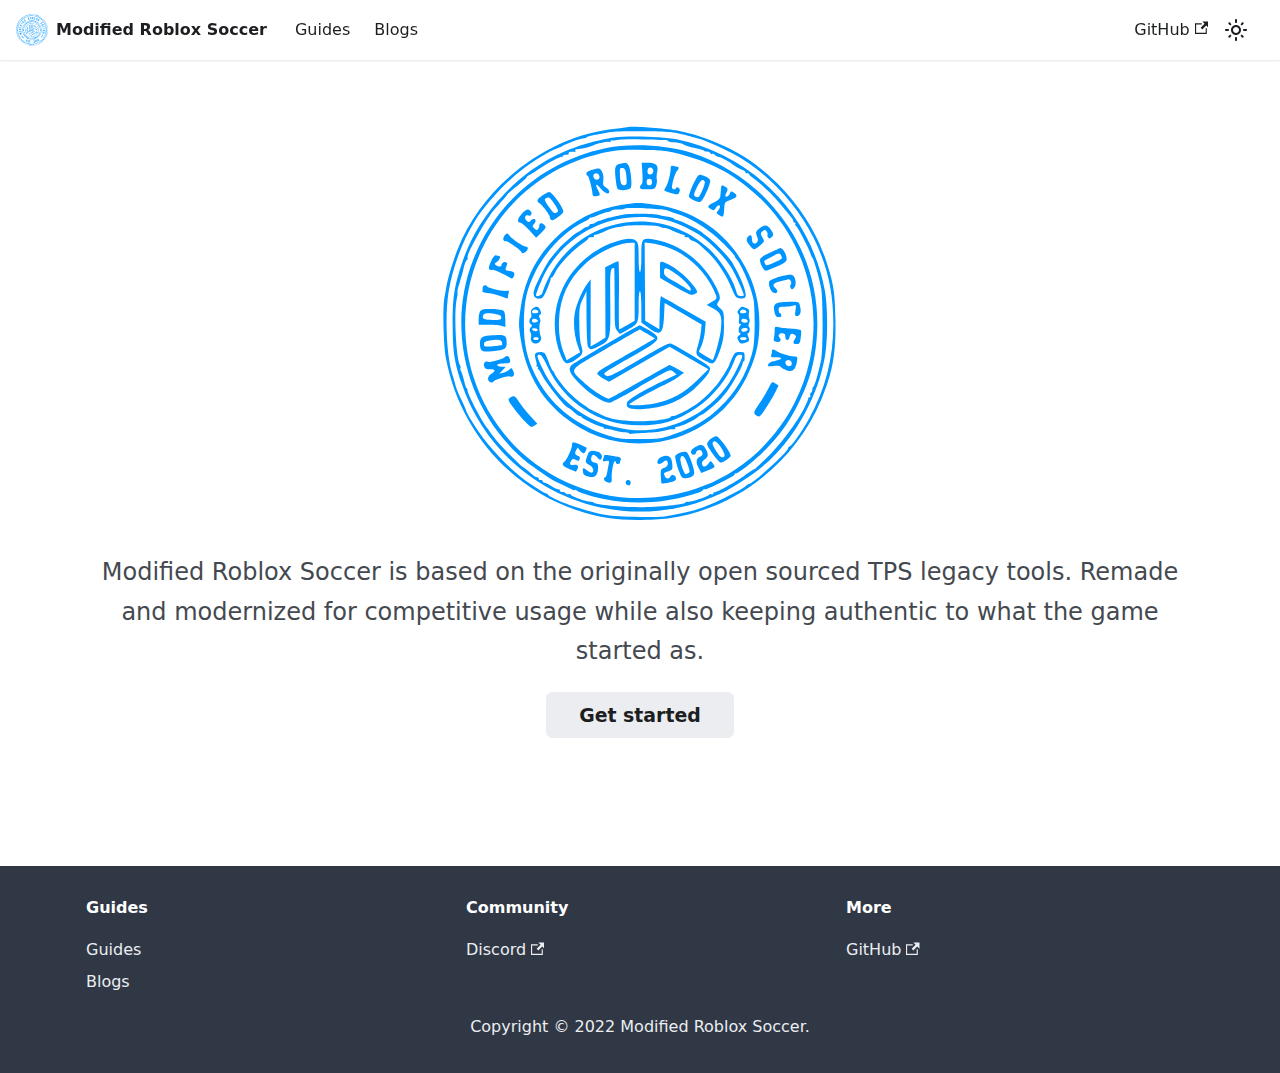
<file: index.html>
<!doctype html>
<html lang="en" dir="ltr" class="plugin-pages plugin-id-default">
<head>
<meta charset="UTF-8">
<meta name="viewport" content="width=device-width,initial-scale=1">
<meta name="generator" content="Docusaurus v2.0.0-beta.21">
<link rel="alternate" type="application/rss+xml" href="/blog/rss.xml" title="Modified Roblox Soccer RSS Feed">
<link rel="alternate" type="application/atom+xml" href="/blog/atom.xml" title="Modified Roblox Soccer Atom Feed"><title data-rh="true">Modified Roblox Soccer | Modified Roblox Soccer</title><meta data-rh="true" name="twitter:card" content="summary_large_image"><meta data-rh="true" property="og:url" content="https://modified-roblox-soccer.github.io//"><meta data-rh="true" name="docusaurus_locale" content="en"><meta data-rh="true" name="docusaurus_tag" content="default"><meta data-rh="true" name="docsearch:language" content="en"><meta data-rh="true" name="docsearch:docusaurus_tag" content="default"><meta data-rh="true" property="og:title" content="Modified Roblox Soccer | Modified Roblox Soccer"><meta data-rh="true" name="description" content="Modified Roblox Soccer is based on the originally open sourced TPS legacy tools. Remade and modernized for competitive usage while also keeping authentic to what the game started as."><meta data-rh="true" property="og:description" content="Modified Roblox Soccer is based on the originally open sourced TPS legacy tools. Remade and modernized for competitive usage while also keeping authentic to what the game started as."><link data-rh="true" rel="icon" href="/img/MRS.ico"><link data-rh="true" rel="canonical" href="https://modified-roblox-soccer.github.io//"><link data-rh="true" rel="alternate" href="https://modified-roblox-soccer.github.io//" hreflang="en"><link data-rh="true" rel="alternate" href="https://modified-roblox-soccer.github.io//" hreflang="x-default"><script data-rh="true">function maybeInsertBanner(){window.__DOCUSAURUS_INSERT_BASEURL_BANNER&&insertBanner()}function insertBanner(){var n=document.getElementById("docusaurus-base-url-issue-banner-container");if(n){n.innerHTML='\n<div id="docusaurus-base-url-issue-banner" style="border: thick solid red; background-color: rgb(255, 230, 179); margin: 20px; padding: 20px; font-size: 20px;">\n   <p style="font-weight: bold; font-size: 30px;">Your Docusaurus site did not load properly.</p>\n   <p>A very common reason is a wrong site <a href="https://docusaurus.io/docs/docusaurus.config.js/#baseurl" style="font-weight: bold;">baseUrl configuration</a>.</p>\n   <p>Current configured baseUrl = <span style="font-weight: bold; color: red;">/</span>  (default value)</p>\n   <p>We suggest trying baseUrl = <span id="docusaurus-base-url-issue-banner-suggestion-container" style="font-weight: bold; color: green;"></span></p>\n</div>\n';var e=document.getElementById("docusaurus-base-url-issue-banner-suggestion-container"),s=window.location.pathname,r="/"===s.substr(-1)?s:s+"/";e.innerHTML=r}}window.__DOCUSAURUS_INSERT_BASEURL_BANNER=!0,document.addEventListener("DOMContentLoaded",maybeInsertBanner)</script><link rel="stylesheet" href="/assets/css/styles.c64bddbd.css">
<link rel="preload" href="/assets/js/runtime~main.de006b9c.js" as="script">
<link rel="preload" href="/assets/js/main.ddada4a2.js" as="script">
</head>
<body class="navigation-with-keyboard">
<script>!function(){function t(t){document.documentElement.setAttribute("data-theme",t)}var e=function(){var t=null;try{t=localStorage.getItem("theme")}catch(t){}return t}();t(null!==e?e:"light")}()</script><div id="__docusaurus">
<div id="docusaurus-base-url-issue-banner-container"></div><div role="region"><a href="#" class="skipToContent_fXgn">Skip to main content</a></div><nav class="navbar navbar--fixed-top"><div class="navbar__inner"><div class="navbar__items"><button aria-label="Navigation bar toggle" class="navbar__toggle clean-btn" type="button" tabindex="0"><svg width="30" height="30" viewBox="0 0 30 30" aria-hidden="true"><path stroke="currentColor" stroke-linecap="round" stroke-miterlimit="10" stroke-width="2" d="M4 7h22M4 15h22M4 23h22"></path></svg></button><a class="navbar__brand" href="/"><div class="navbar__logo"><img src="/img/logo.svg" alt="MRS Logo" class="themedImage_ToTc themedImage--light_HNdA"><img src="/img/logo.svg" alt="MRS Logo" class="themedImage_ToTc themedImage--dark_i4oU"></div><b class="navbar__title text--truncate">Modified Roblox Soccer</b></a><a class="navbar__item navbar__link" href="/docs/intro">Guides</a><a class="navbar__item navbar__link" href="/blog">Blogs</a></div><div class="navbar__items navbar__items--right"><a href="https://github.com/modified-roblox-soccer" target="_blank" rel="noopener noreferrer" class="navbar__item navbar__link">GitHub<svg width="13.5" height="13.5" aria-hidden="true" viewBox="0 0 24 24" class="iconExternalLink_lCJq"><path fill="currentColor" d="M21 13v10h-21v-19h12v2h-10v15h17v-8h2zm3-12h-10.988l4.035 4-6.977 7.07 2.828 2.828 6.977-7.07 4.125 4.172v-11z"></path></svg></a><div class="toggle_vylO colorModeToggle_DEke"><button class="clean-btn toggleButton_gllP toggleButtonDisabled_aARS" type="button" disabled="" title="Switch between dark and light mode (currently light mode)" aria-label="Switch between dark and light mode (currently light mode)"><svg viewBox="0 0 24 24" width="24" height="24" class="lightToggleIcon_pyhR"><path fill="currentColor" d="M12,9c1.65,0,3,1.35,3,3s-1.35,3-3,3s-3-1.35-3-3S10.35,9,12,9 M12,7c-2.76,0-5,2.24-5,5s2.24,5,5,5s5-2.24,5-5 S14.76,7,12,7L12,7z M2,13l2,0c0.55,0,1-0.45,1-1s-0.45-1-1-1l-2,0c-0.55,0-1,0.45-1,1S1.45,13,2,13z M20,13l2,0c0.55,0,1-0.45,1-1 s-0.45-1-1-1l-2,0c-0.55,0-1,0.45-1,1S19.45,13,20,13z M11,2v2c0,0.55,0.45,1,1,1s1-0.45,1-1V2c0-0.55-0.45-1-1-1S11,1.45,11,2z M11,20v2c0,0.55,0.45,1,1,1s1-0.45,1-1v-2c0-0.55-0.45-1-1-1C11.45,19,11,19.45,11,20z M5.99,4.58c-0.39-0.39-1.03-0.39-1.41,0 c-0.39,0.39-0.39,1.03,0,1.41l1.06,1.06c0.39,0.39,1.03,0.39,1.41,0s0.39-1.03,0-1.41L5.99,4.58z M18.36,16.95 c-0.39-0.39-1.03-0.39-1.41,0c-0.39,0.39-0.39,1.03,0,1.41l1.06,1.06c0.39,0.39,1.03,0.39,1.41,0c0.39-0.39,0.39-1.03,0-1.41 L18.36,16.95z M19.42,5.99c0.39-0.39,0.39-1.03,0-1.41c-0.39-0.39-1.03-0.39-1.41,0l-1.06,1.06c-0.39,0.39-0.39,1.03,0,1.41 s1.03,0.39,1.41,0L19.42,5.99z M7.05,18.36c0.39-0.39,0.39-1.03,0-1.41c-0.39-0.39-1.03-0.39-1.41,0l-1.06,1.06 c-0.39,0.39-0.39,1.03,0,1.41s1.03,0.39,1.41,0L7.05,18.36z"></path></svg><svg viewBox="0 0 24 24" width="24" height="24" class="darkToggleIcon_wfgR"><path fill="currentColor" d="M9.37,5.51C9.19,6.15,9.1,6.82,9.1,7.5c0,4.08,3.32,7.4,7.4,7.4c0.68,0,1.35-0.09,1.99-0.27C17.45,17.19,14.93,19,12,19 c-3.86,0-7-3.14-7-7C5,9.07,6.81,6.55,9.37,5.51z M12,3c-4.97,0-9,4.03-9,9s4.03,9,9,9s9-4.03,9-9c0-0.46-0.04-0.92-0.1-1.36 c-0.98,1.37-2.58,2.26-4.4,2.26c-2.98,0-5.4-2.42-5.4-5.4c0-1.81,0.89-3.42,2.26-4.4C12.92,3.04,12.46,3,12,3L12,3z"></path></svg></button></div><div class="searchBox_ZlJk"></div></div></div><div role="presentation" class="navbar-sidebar__backdrop"></div></nav><div class="main-wrapper"><header class="hero heroBanner_qdFl"><div class="container"><h1 class="hero__title"><img src="img/logo.svg" alt="Modified Roblox Soccer"></h1><p class="hero__subtitle">Modified Roblox Soccer is based on the originally open sourced TPS legacy tools. Remade and modernized for competitive usage while also keeping authentic to what the game started as.</p><div class="buttons_AeoN"><a class="button button--secondary button--lg" href="/docs/intro">Get started</a></div></div></header><main><section class="features_t9lD"><div class="container"><div class="row"></div></div></section></main></div><footer class="footer footer--dark"><div class="container container-fluid"><div class="row footer__links"><div class="col footer__col"><div class="footer__title">Guides</div><ul class="footer__items clean-list"><li class="footer__item"><a class="footer__link-item" href="/docs/intro">Guides</a></li><li class="footer__item"><a class="footer__link-item" href="/blog">Blogs</a></li></ul></div><div class="col footer__col"><div class="footer__title">Community</div><ul class="footer__items clean-list"><li class="footer__item"><a href="https://discordapp.com/invite/cnb87vydYXs" target="_blank" rel="noopener noreferrer" class="footer__link-item">Discord<svg width="13.5" height="13.5" aria-hidden="true" viewBox="0 0 24 24" class="iconExternalLink_lCJq"><path fill="currentColor" d="M21 13v10h-21v-19h12v2h-10v15h17v-8h2zm3-12h-10.988l4.035 4-6.977 7.07 2.828 2.828 6.977-7.07 4.125 4.172v-11z"></path></svg></a></li></ul></div><div class="col footer__col"><div class="footer__title">More</div><ul class="footer__items clean-list"><li class="footer__item"><a href="https://github.com/modified-roblox-soccer/" target="_blank" rel="noopener noreferrer" class="footer__link-item">GitHub<svg width="13.5" height="13.5" aria-hidden="true" viewBox="0 0 24 24" class="iconExternalLink_lCJq"><path fill="currentColor" d="M21 13v10h-21v-19h12v2h-10v15h17v-8h2zm3-12h-10.988l4.035 4-6.977 7.07 2.828 2.828 6.977-7.07 4.125 4.172v-11z"></path></svg></a></li></ul></div></div><div class="footer__bottom text--center"><div class="footer__copyright">Copyright © 2022 Modified Roblox Soccer.</div></div></div></footer></div>
<script src="/assets/js/runtime~main.de006b9c.js"></script>
<script src="/assets/js/main.ddada4a2.js"></script>
</body>
</html>
</file>
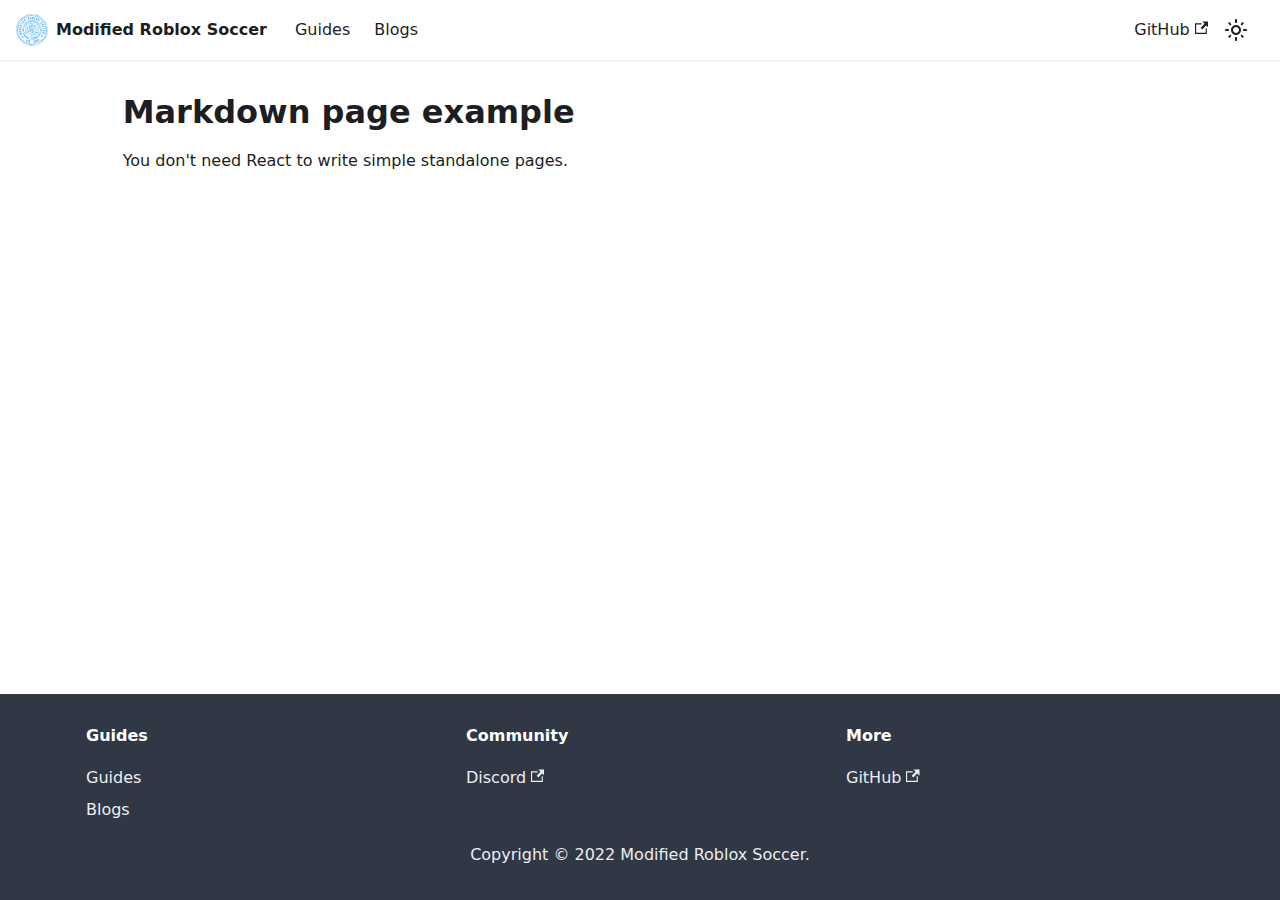
<file: markdown-page.html>
<!doctype html>
<html lang="en" dir="ltr" class="mdx-wrapper mdx-page plugin-pages plugin-id-default">
<head>
<meta charset="UTF-8">
<meta name="viewport" content="width=device-width,initial-scale=1">
<meta name="generator" content="Docusaurus v2.0.0-beta.21">
<link rel="alternate" type="application/rss+xml" href="/blog/rss.xml" title="Modified Roblox Soccer RSS Feed">
<link rel="alternate" type="application/atom+xml" href="/blog/atom.xml" title="Modified Roblox Soccer Atom Feed"><title data-rh="true">Markdown page example | Modified Roblox Soccer</title><meta data-rh="true" name="twitter:card" content="summary_large_image"><meta data-rh="true" property="og:url" content="https://modified-roblox-soccer.github.io//markdown-page"><meta data-rh="true" name="docusaurus_locale" content="en"><meta data-rh="true" name="docusaurus_tag" content="default"><meta data-rh="true" name="docsearch:language" content="en"><meta data-rh="true" name="docsearch:docusaurus_tag" content="default"><meta data-rh="true" property="og:title" content="Markdown page example | Modified Roblox Soccer"><meta data-rh="true" name="description" content="You don&#x27;t need React to write simple standalone pages."><meta data-rh="true" property="og:description" content="You don&#x27;t need React to write simple standalone pages."><link data-rh="true" rel="icon" href="/img/MRS.ico"><link data-rh="true" rel="canonical" href="https://modified-roblox-soccer.github.io//markdown-page"><link data-rh="true" rel="alternate" href="https://modified-roblox-soccer.github.io//markdown-page" hreflang="en"><link data-rh="true" rel="alternate" href="https://modified-roblox-soccer.github.io//markdown-page" hreflang="x-default"><link rel="stylesheet" href="/assets/css/styles.c64bddbd.css">
<link rel="preload" href="/assets/js/runtime~main.de006b9c.js" as="script">
<link rel="preload" href="/assets/js/main.ddada4a2.js" as="script">
</head>
<body class="navigation-with-keyboard">
<script>!function(){function t(t){document.documentElement.setAttribute("data-theme",t)}var e=function(){var t=null;try{t=localStorage.getItem("theme")}catch(t){}return t}();t(null!==e?e:"light")}()</script><div id="__docusaurus">
<div role="region"><a href="#" class="skipToContent_fXgn">Skip to main content</a></div><nav class="navbar navbar--fixed-top"><div class="navbar__inner"><div class="navbar__items"><button aria-label="Navigation bar toggle" class="navbar__toggle clean-btn" type="button" tabindex="0"><svg width="30" height="30" viewBox="0 0 30 30" aria-hidden="true"><path stroke="currentColor" stroke-linecap="round" stroke-miterlimit="10" stroke-width="2" d="M4 7h22M4 15h22M4 23h22"></path></svg></button><a class="navbar__brand" href="/"><div class="navbar__logo"><img src="/img/logo.svg" alt="MRS Logo" class="themedImage_ToTc themedImage--light_HNdA"><img src="/img/logo.svg" alt="MRS Logo" class="themedImage_ToTc themedImage--dark_i4oU"></div><b class="navbar__title text--truncate">Modified Roblox Soccer</b></a><a class="navbar__item navbar__link" href="/docs/intro">Guides</a><a class="navbar__item navbar__link" href="/blog">Blogs</a></div><div class="navbar__items navbar__items--right"><a href="https://github.com/modified-roblox-soccer" target="_blank" rel="noopener noreferrer" class="navbar__item navbar__link">GitHub<svg width="13.5" height="13.5" aria-hidden="true" viewBox="0 0 24 24" class="iconExternalLink_lCJq"><path fill="currentColor" d="M21 13v10h-21v-19h12v2h-10v15h17v-8h2zm3-12h-10.988l4.035 4-6.977 7.07 2.828 2.828 6.977-7.07 4.125 4.172v-11z"></path></svg></a><div class="toggle_vylO colorModeToggle_DEke"><button class="clean-btn toggleButton_gllP toggleButtonDisabled_aARS" type="button" disabled="" title="Switch between dark and light mode (currently light mode)" aria-label="Switch between dark and light mode (currently light mode)"><svg viewBox="0 0 24 24" width="24" height="24" class="lightToggleIcon_pyhR"><path fill="currentColor" d="M12,9c1.65,0,3,1.35,3,3s-1.35,3-3,3s-3-1.35-3-3S10.35,9,12,9 M12,7c-2.76,0-5,2.24-5,5s2.24,5,5,5s5-2.24,5-5 S14.76,7,12,7L12,7z M2,13l2,0c0.55,0,1-0.45,1-1s-0.45-1-1-1l-2,0c-0.55,0-1,0.45-1,1S1.45,13,2,13z M20,13l2,0c0.55,0,1-0.45,1-1 s-0.45-1-1-1l-2,0c-0.55,0-1,0.45-1,1S19.45,13,20,13z M11,2v2c0,0.55,0.45,1,1,1s1-0.45,1-1V2c0-0.55-0.45-1-1-1S11,1.45,11,2z M11,20v2c0,0.55,0.45,1,1,1s1-0.45,1-1v-2c0-0.55-0.45-1-1-1C11.45,19,11,19.45,11,20z M5.99,4.58c-0.39-0.39-1.03-0.39-1.41,0 c-0.39,0.39-0.39,1.03,0,1.41l1.06,1.06c0.39,0.39,1.03,0.39,1.41,0s0.39-1.03,0-1.41L5.99,4.58z M18.36,16.95 c-0.39-0.39-1.03-0.39-1.41,0c-0.39,0.39-0.39,1.03,0,1.41l1.06,1.06c0.39,0.39,1.03,0.39,1.41,0c0.39-0.39,0.39-1.03,0-1.41 L18.36,16.95z M19.42,5.99c0.39-0.39,0.39-1.03,0-1.41c-0.39-0.39-1.03-0.39-1.41,0l-1.06,1.06c-0.39,0.39-0.39,1.03,0,1.41 s1.03,0.39,1.41,0L19.42,5.99z M7.05,18.36c0.39-0.39,0.39-1.03,0-1.41c-0.39-0.39-1.03-0.39-1.41,0l-1.06,1.06 c-0.39,0.39-0.39,1.03,0,1.41s1.03,0.39,1.41,0L7.05,18.36z"></path></svg><svg viewBox="0 0 24 24" width="24" height="24" class="darkToggleIcon_wfgR"><path fill="currentColor" d="M9.37,5.51C9.19,6.15,9.1,6.82,9.1,7.5c0,4.08,3.32,7.4,7.4,7.4c0.68,0,1.35-0.09,1.99-0.27C17.45,17.19,14.93,19,12,19 c-3.86,0-7-3.14-7-7C5,9.07,6.81,6.55,9.37,5.51z M12,3c-4.97,0-9,4.03-9,9s4.03,9,9,9s9-4.03,9-9c0-0.46-0.04-0.92-0.1-1.36 c-0.98,1.37-2.58,2.26-4.4,2.26c-2.98,0-5.4-2.42-5.4-5.4c0-1.81,0.89-3.42,2.26-4.4C12.92,3.04,12.46,3,12,3L12,3z"></path></svg></button></div><div class="searchBox_ZlJk"></div></div></div><div role="presentation" class="navbar-sidebar__backdrop"></div></nav><div class="main-wrapper"><main class="container container--fluid margin-vert--lg"><div class="row mdxPageWrapper_j9I6"><div class="col col--8"><h1>Markdown page example</h1><p>You don&#x27;t need React to write simple standalone pages.</p></div><div class="col col--2"><div class="tableOfContents_bqdL thin-scrollbar"></div></div></div></main></div><footer class="footer footer--dark"><div class="container container-fluid"><div class="row footer__links"><div class="col footer__col"><div class="footer__title">Guides</div><ul class="footer__items clean-list"><li class="footer__item"><a class="footer__link-item" href="/docs/intro">Guides</a></li><li class="footer__item"><a class="footer__link-item" href="/blog">Blogs</a></li></ul></div><div class="col footer__col"><div class="footer__title">Community</div><ul class="footer__items clean-list"><li class="footer__item"><a href="https://discordapp.com/invite/cnb87vydYXs" target="_blank" rel="noopener noreferrer" class="footer__link-item">Discord<svg width="13.5" height="13.5" aria-hidden="true" viewBox="0 0 24 24" class="iconExternalLink_lCJq"><path fill="currentColor" d="M21 13v10h-21v-19h12v2h-10v15h17v-8h2zm3-12h-10.988l4.035 4-6.977 7.07 2.828 2.828 6.977-7.07 4.125 4.172v-11z"></path></svg></a></li></ul></div><div class="col footer__col"><div class="footer__title">More</div><ul class="footer__items clean-list"><li class="footer__item"><a href="https://github.com/modified-roblox-soccer/" target="_blank" rel="noopener noreferrer" class="footer__link-item">GitHub<svg width="13.5" height="13.5" aria-hidden="true" viewBox="0 0 24 24" class="iconExternalLink_lCJq"><path fill="currentColor" d="M21 13v10h-21v-19h12v2h-10v15h17v-8h2zm3-12h-10.988l4.035 4-6.977 7.07 2.828 2.828 6.977-7.07 4.125 4.172v-11z"></path></svg></a></li></ul></div></div><div class="footer__bottom text--center"><div class="footer__copyright">Copyright © 2022 Modified Roblox Soccer.</div></div></div></footer></div>
<script src="/assets/js/runtime~main.de006b9c.js"></script>
<script src="/assets/js/main.ddada4a2.js"></script>
</body>
</html>
</file>
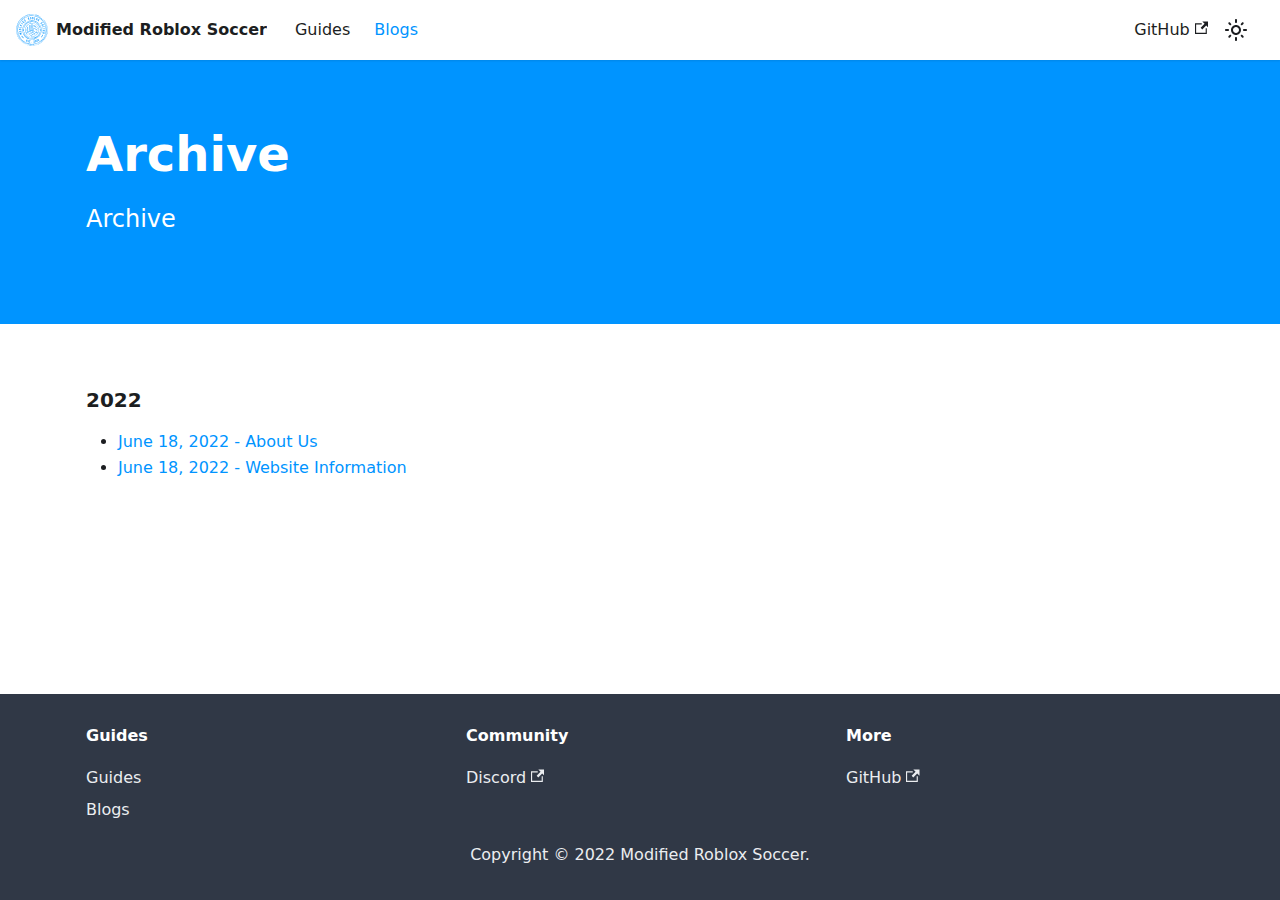
<file: blog/archive.html>
<!doctype html>
<html lang="en" dir="ltr" class="plugin-blog plugin-id-default">
<head>
<meta charset="UTF-8">
<meta name="viewport" content="width=device-width,initial-scale=1">
<meta name="generator" content="Docusaurus v2.0.0-beta.21">
<link rel="alternate" type="application/rss+xml" href="/blog/rss.xml" title="Modified Roblox Soccer RSS Feed">
<link rel="alternate" type="application/atom+xml" href="/blog/atom.xml" title="Modified Roblox Soccer Atom Feed"><title data-rh="true">Archive | Modified Roblox Soccer</title><meta data-rh="true" name="twitter:card" content="summary_large_image"><meta data-rh="true" property="og:url" content="https://modified-roblox-soccer.github.io//blog/archive"><meta data-rh="true" name="docusaurus_locale" content="en"><meta data-rh="true" name="docusaurus_tag" content="default"><meta data-rh="true" name="docsearch:language" content="en"><meta data-rh="true" name="docsearch:docusaurus_tag" content="default"><meta data-rh="true" property="og:title" content="Archive | Modified Roblox Soccer"><meta data-rh="true" name="description" content="Archive"><meta data-rh="true" property="og:description" content="Archive"><link data-rh="true" rel="icon" href="/img/MRS.ico"><link data-rh="true" rel="canonical" href="https://modified-roblox-soccer.github.io//blog/archive"><link data-rh="true" rel="alternate" href="https://modified-roblox-soccer.github.io//blog/archive" hreflang="en"><link data-rh="true" rel="alternate" href="https://modified-roblox-soccer.github.io//blog/archive" hreflang="x-default"><link rel="stylesheet" href="/assets/css/styles.c64bddbd.css">
<link rel="preload" href="/assets/js/runtime~main.de006b9c.js" as="script">
<link rel="preload" href="/assets/js/main.ddada4a2.js" as="script">
</head>
<body class="navigation-with-keyboard">
<script>!function(){function t(t){document.documentElement.setAttribute("data-theme",t)}var e=function(){var t=null;try{t=localStorage.getItem("theme")}catch(t){}return t}();t(null!==e?e:"light")}()</script><div id="__docusaurus">
<div role="region"><a href="#" class="skipToContent_fXgn">Skip to main content</a></div><nav class="navbar navbar--fixed-top"><div class="navbar__inner"><div class="navbar__items"><button aria-label="Navigation bar toggle" class="navbar__toggle clean-btn" type="button" tabindex="0"><svg width="30" height="30" viewBox="0 0 30 30" aria-hidden="true"><path stroke="currentColor" stroke-linecap="round" stroke-miterlimit="10" stroke-width="2" d="M4 7h22M4 15h22M4 23h22"></path></svg></button><a class="navbar__brand" href="/"><div class="navbar__logo"><img src="/img/logo.svg" alt="MRS Logo" class="themedImage_ToTc themedImage--light_HNdA"><img src="/img/logo.svg" alt="MRS Logo" class="themedImage_ToTc themedImage--dark_i4oU"></div><b class="navbar__title text--truncate">Modified Roblox Soccer</b></a><a class="navbar__item navbar__link" href="/docs/intro">Guides</a><a aria-current="page" class="navbar__item navbar__link navbar__link--active" href="/blog">Blogs</a></div><div class="navbar__items navbar__items--right"><a href="https://github.com/modified-roblox-soccer" target="_blank" rel="noopener noreferrer" class="navbar__item navbar__link">GitHub<svg width="13.5" height="13.5" aria-hidden="true" viewBox="0 0 24 24" class="iconExternalLink_lCJq"><path fill="currentColor" d="M21 13v10h-21v-19h12v2h-10v15h17v-8h2zm3-12h-10.988l4.035 4-6.977 7.07 2.828 2.828 6.977-7.07 4.125 4.172v-11z"></path></svg></a><div class="toggle_vylO colorModeToggle_DEke"><button class="clean-btn toggleButton_gllP toggleButtonDisabled_aARS" type="button" disabled="" title="Switch between dark and light mode (currently light mode)" aria-label="Switch between dark and light mode (currently light mode)"><svg viewBox="0 0 24 24" width="24" height="24" class="lightToggleIcon_pyhR"><path fill="currentColor" d="M12,9c1.65,0,3,1.35,3,3s-1.35,3-3,3s-3-1.35-3-3S10.35,9,12,9 M12,7c-2.76,0-5,2.24-5,5s2.24,5,5,5s5-2.24,5-5 S14.76,7,12,7L12,7z M2,13l2,0c0.55,0,1-0.45,1-1s-0.45-1-1-1l-2,0c-0.55,0-1,0.45-1,1S1.45,13,2,13z M20,13l2,0c0.55,0,1-0.45,1-1 s-0.45-1-1-1l-2,0c-0.55,0-1,0.45-1,1S19.45,13,20,13z M11,2v2c0,0.55,0.45,1,1,1s1-0.45,1-1V2c0-0.55-0.45-1-1-1S11,1.45,11,2z M11,20v2c0,0.55,0.45,1,1,1s1-0.45,1-1v-2c0-0.55-0.45-1-1-1C11.45,19,11,19.45,11,20z M5.99,4.58c-0.39-0.39-1.03-0.39-1.41,0 c-0.39,0.39-0.39,1.03,0,1.41l1.06,1.06c0.39,0.39,1.03,0.39,1.41,0s0.39-1.03,0-1.41L5.99,4.58z M18.36,16.95 c-0.39-0.39-1.03-0.39-1.41,0c-0.39,0.39-0.39,1.03,0,1.41l1.06,1.06c0.39,0.39,1.03,0.39,1.41,0c0.39-0.39,0.39-1.03,0-1.41 L18.36,16.95z M19.42,5.99c0.39-0.39,0.39-1.03,0-1.41c-0.39-0.39-1.03-0.39-1.41,0l-1.06,1.06c-0.39,0.39-0.39,1.03,0,1.41 s1.03,0.39,1.41,0L19.42,5.99z M7.05,18.36c0.39-0.39,0.39-1.03,0-1.41c-0.39-0.39-1.03-0.39-1.41,0l-1.06,1.06 c-0.39,0.39-0.39,1.03,0,1.41s1.03,0.39,1.41,0L7.05,18.36z"></path></svg><svg viewBox="0 0 24 24" width="24" height="24" class="darkToggleIcon_wfgR"><path fill="currentColor" d="M9.37,5.51C9.19,6.15,9.1,6.82,9.1,7.5c0,4.08,3.32,7.4,7.4,7.4c0.68,0,1.35-0.09,1.99-0.27C17.45,17.19,14.93,19,12,19 c-3.86,0-7-3.14-7-7C5,9.07,6.81,6.55,9.37,5.51z M12,3c-4.97,0-9,4.03-9,9s4.03,9,9,9s9-4.03,9-9c0-0.46-0.04-0.92-0.1-1.36 c-0.98,1.37-2.58,2.26-4.4,2.26c-2.98,0-5.4-2.42-5.4-5.4c0-1.81,0.89-3.42,2.26-4.4C12.92,3.04,12.46,3,12,3L12,3z"></path></svg></button></div><div class="searchBox_ZlJk"></div></div></div><div role="presentation" class="navbar-sidebar__backdrop"></div></nav><div class="main-wrapper"><header class="hero hero--primary"><div class="container"><h1 class="hero__title">Archive</h1><p class="hero__subtitle">Archive</p></div></header><main><section class="margin-vert--lg"><div class="container"><div class="row"><div class="col col--4 margin-vert--lg"><h3>2022</h3><ul><li><a href="/blog/about-us">June 18, 2022<!-- --> - <!-- -->About Us</a></li><li><a href="/blog/website-info">June 18, 2022<!-- --> - <!-- -->Website Information</a></li></ul></div></div></div></section></main></div><footer class="footer footer--dark"><div class="container container-fluid"><div class="row footer__links"><div class="col footer__col"><div class="footer__title">Guides</div><ul class="footer__items clean-list"><li class="footer__item"><a class="footer__link-item" href="/docs/intro">Guides</a></li><li class="footer__item"><a class="footer__link-item" href="/blog">Blogs</a></li></ul></div><div class="col footer__col"><div class="footer__title">Community</div><ul class="footer__items clean-list"><li class="footer__item"><a href="https://discordapp.com/invite/cnb87vydYXs" target="_blank" rel="noopener noreferrer" class="footer__link-item">Discord<svg width="13.5" height="13.5" aria-hidden="true" viewBox="0 0 24 24" class="iconExternalLink_lCJq"><path fill="currentColor" d="M21 13v10h-21v-19h12v2h-10v15h17v-8h2zm3-12h-10.988l4.035 4-6.977 7.07 2.828 2.828 6.977-7.07 4.125 4.172v-11z"></path></svg></a></li></ul></div><div class="col footer__col"><div class="footer__title">More</div><ul class="footer__items clean-list"><li class="footer__item"><a href="https://github.com/modified-roblox-soccer/" target="_blank" rel="noopener noreferrer" class="footer__link-item">GitHub<svg width="13.5" height="13.5" aria-hidden="true" viewBox="0 0 24 24" class="iconExternalLink_lCJq"><path fill="currentColor" d="M21 13v10h-21v-19h12v2h-10v15h17v-8h2zm3-12h-10.988l4.035 4-6.977 7.07 2.828 2.828 6.977-7.07 4.125 4.172v-11z"></path></svg></a></li></ul></div></div><div class="footer__bottom text--center"><div class="footer__copyright">Copyright © 2022 Modified Roblox Soccer.</div></div></div></footer></div>
<script src="/assets/js/runtime~main.de006b9c.js"></script>
<script src="/assets/js/main.ddada4a2.js"></script>
</body>
</html>
</file>
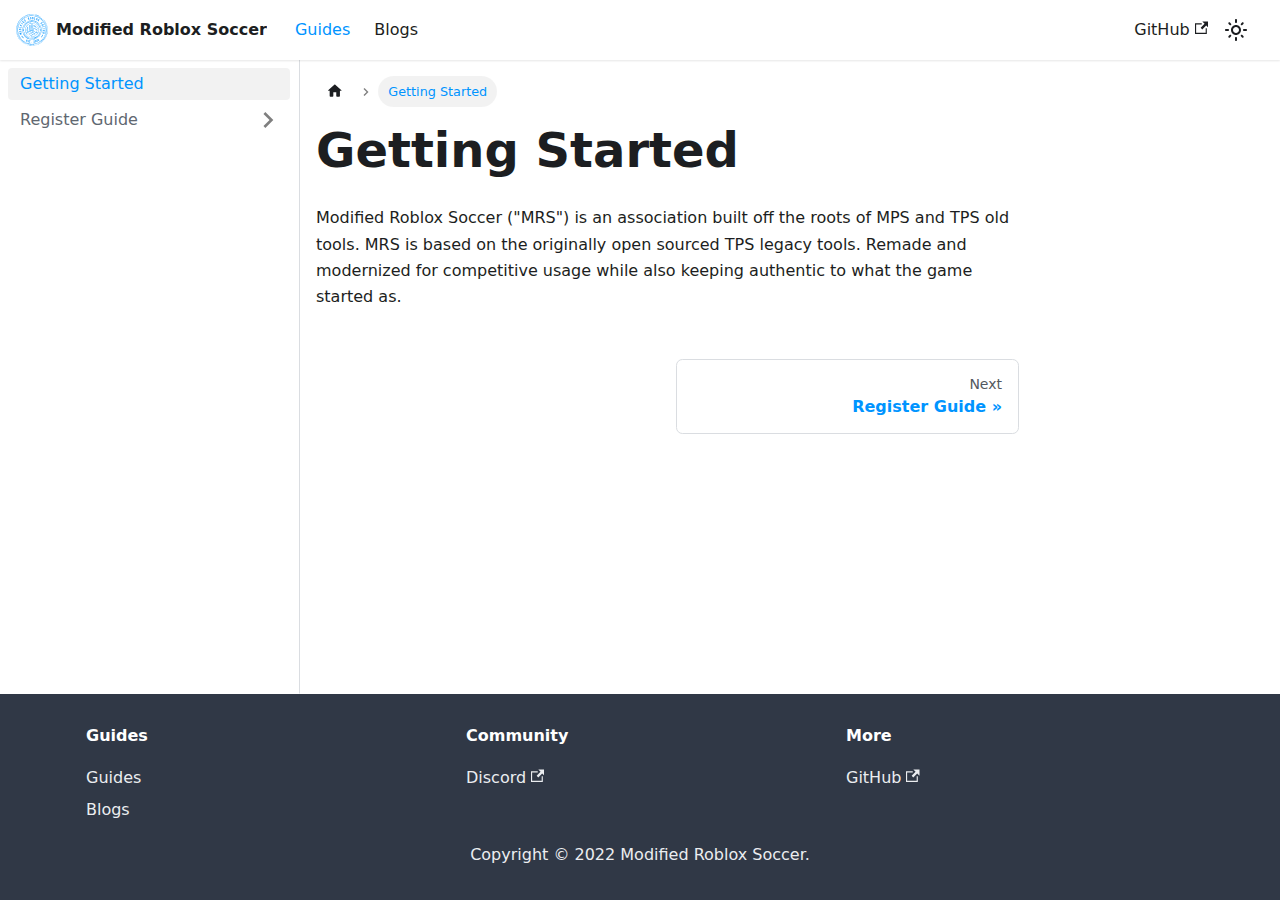
<file: docs/intro.html>
<!doctype html>
<html lang="en" dir="ltr" class="docs-wrapper docs-doc-page docs-version-current plugin-docs plugin-id-default docs-doc-id-intro">
<head>
<meta charset="UTF-8">
<meta name="viewport" content="width=device-width,initial-scale=1">
<meta name="generator" content="Docusaurus v2.0.0-beta.21">
<link rel="alternate" type="application/rss+xml" href="/blog/rss.xml" title="Modified Roblox Soccer RSS Feed">
<link rel="alternate" type="application/atom+xml" href="/blog/atom.xml" title="Modified Roblox Soccer Atom Feed"><title data-rh="true">Getting Started | Modified Roblox Soccer</title><meta data-rh="true" name="twitter:card" content="summary_large_image"><meta data-rh="true" property="og:url" content="https://modified-roblox-soccer.github.io//docs/intro"><meta data-rh="true" name="docusaurus_locale" content="en"><meta data-rh="true" name="docsearch:language" content="en"><meta data-rh="true" name="docusaurus_version" content="current"><meta data-rh="true" name="docusaurus_tag" content="docs-default-current"><meta data-rh="true" name="docsearch:version" content="current"><meta data-rh="true" name="docsearch:docusaurus_tag" content="docs-default-current"><meta data-rh="true" property="og:title" content="Getting Started | Modified Roblox Soccer"><meta data-rh="true" name="description" content="Modified Roblox Soccer (&quot;MRS&quot;) is an association built off the roots of MPS and TPS old tools. MRS is based on the originally open sourced TPS legacy tools. Remade and modernized for competitive usage while also keeping authentic to what the game started as."><meta data-rh="true" property="og:description" content="Modified Roblox Soccer (&quot;MRS&quot;) is an association built off the roots of MPS and TPS old tools. MRS is based on the originally open sourced TPS legacy tools. Remade and modernized for competitive usage while also keeping authentic to what the game started as."><link data-rh="true" rel="icon" href="/img/MRS.ico"><link data-rh="true" rel="canonical" href="https://modified-roblox-soccer.github.io//docs/intro"><link data-rh="true" rel="alternate" href="https://modified-roblox-soccer.github.io//docs/intro" hreflang="en"><link data-rh="true" rel="alternate" href="https://modified-roblox-soccer.github.io//docs/intro" hreflang="x-default"><link rel="stylesheet" href="/assets/css/styles.c64bddbd.css">
<link rel="preload" href="/assets/js/runtime~main.de006b9c.js" as="script">
<link rel="preload" href="/assets/js/main.ddada4a2.js" as="script">
</head>
<body class="navigation-with-keyboard">
<script>!function(){function t(t){document.documentElement.setAttribute("data-theme",t)}var e=function(){var t=null;try{t=localStorage.getItem("theme")}catch(t){}return t}();t(null!==e?e:"light")}()</script><div id="__docusaurus">
<div role="region"><a href="#" class="skipToContent_fXgn">Skip to main content</a></div><nav class="navbar navbar--fixed-top"><div class="navbar__inner"><div class="navbar__items"><button aria-label="Navigation bar toggle" class="navbar__toggle clean-btn" type="button" tabindex="0"><svg width="30" height="30" viewBox="0 0 30 30" aria-hidden="true"><path stroke="currentColor" stroke-linecap="round" stroke-miterlimit="10" stroke-width="2" d="M4 7h22M4 15h22M4 23h22"></path></svg></button><a class="navbar__brand" href="/"><div class="navbar__logo"><img src="/img/logo.svg" alt="MRS Logo" class="themedImage_ToTc themedImage--light_HNdA"><img src="/img/logo.svg" alt="MRS Logo" class="themedImage_ToTc themedImage--dark_i4oU"></div><b class="navbar__title text--truncate">Modified Roblox Soccer</b></a><a aria-current="page" class="navbar__item navbar__link navbar__link--active" href="/docs/intro">Guides</a><a class="navbar__item navbar__link" href="/blog">Blogs</a></div><div class="navbar__items navbar__items--right"><a href="https://github.com/modified-roblox-soccer" target="_blank" rel="noopener noreferrer" class="navbar__item navbar__link">GitHub<svg width="13.5" height="13.5" aria-hidden="true" viewBox="0 0 24 24" class="iconExternalLink_lCJq"><path fill="currentColor" d="M21 13v10h-21v-19h12v2h-10v15h17v-8h2zm3-12h-10.988l4.035 4-6.977 7.07 2.828 2.828 6.977-7.07 4.125 4.172v-11z"></path></svg></a><div class="toggle_vylO colorModeToggle_DEke"><button class="clean-btn toggleButton_gllP toggleButtonDisabled_aARS" type="button" disabled="" title="Switch between dark and light mode (currently light mode)" aria-label="Switch between dark and light mode (currently light mode)"><svg viewBox="0 0 24 24" width="24" height="24" class="lightToggleIcon_pyhR"><path fill="currentColor" d="M12,9c1.65,0,3,1.35,3,3s-1.35,3-3,3s-3-1.35-3-3S10.35,9,12,9 M12,7c-2.76,0-5,2.24-5,5s2.24,5,5,5s5-2.24,5-5 S14.76,7,12,7L12,7z M2,13l2,0c0.55,0,1-0.45,1-1s-0.45-1-1-1l-2,0c-0.55,0-1,0.45-1,1S1.45,13,2,13z M20,13l2,0c0.55,0,1-0.45,1-1 s-0.45-1-1-1l-2,0c-0.55,0-1,0.45-1,1S19.45,13,20,13z M11,2v2c0,0.55,0.45,1,1,1s1-0.45,1-1V2c0-0.55-0.45-1-1-1S11,1.45,11,2z M11,20v2c0,0.55,0.45,1,1,1s1-0.45,1-1v-2c0-0.55-0.45-1-1-1C11.45,19,11,19.45,11,20z M5.99,4.58c-0.39-0.39-1.03-0.39-1.41,0 c-0.39,0.39-0.39,1.03,0,1.41l1.06,1.06c0.39,0.39,1.03,0.39,1.41,0s0.39-1.03,0-1.41L5.99,4.58z M18.36,16.95 c-0.39-0.39-1.03-0.39-1.41,0c-0.39,0.39-0.39,1.03,0,1.41l1.06,1.06c0.39,0.39,1.03,0.39,1.41,0c0.39-0.39,0.39-1.03,0-1.41 L18.36,16.95z M19.42,5.99c0.39-0.39,0.39-1.03,0-1.41c-0.39-0.39-1.03-0.39-1.41,0l-1.06,1.06c-0.39,0.39-0.39,1.03,0,1.41 s1.03,0.39,1.41,0L19.42,5.99z M7.05,18.36c0.39-0.39,0.39-1.03,0-1.41c-0.39-0.39-1.03-0.39-1.41,0l-1.06,1.06 c-0.39,0.39-0.39,1.03,0,1.41s1.03,0.39,1.41,0L7.05,18.36z"></path></svg><svg viewBox="0 0 24 24" width="24" height="24" class="darkToggleIcon_wfgR"><path fill="currentColor" d="M9.37,5.51C9.19,6.15,9.1,6.82,9.1,7.5c0,4.08,3.32,7.4,7.4,7.4c0.68,0,1.35-0.09,1.99-0.27C17.45,17.19,14.93,19,12,19 c-3.86,0-7-3.14-7-7C5,9.07,6.81,6.55,9.37,5.51z M12,3c-4.97,0-9,4.03-9,9s4.03,9,9,9s9-4.03,9-9c0-0.46-0.04-0.92-0.1-1.36 c-0.98,1.37-2.58,2.26-4.4,2.26c-2.98,0-5.4-2.42-5.4-5.4c0-1.81,0.89-3.42,2.26-4.4C12.92,3.04,12.46,3,12,3L12,3z"></path></svg></button></div><div class="searchBox_ZlJk"></div></div></div><div role="presentation" class="navbar-sidebar__backdrop"></div></nav><div class="main-wrapper docsWrapper_BCFX"><button aria-label="Scroll back to top" class="clean-btn theme-back-to-top-button backToTopButton_sjWU" type="button"></button><div class="docPage__5DB"><aside class="theme-doc-sidebar-container docSidebarContainer_b6E3"><div class="sidebar_njMd"><nav class="menu thin-scrollbar menu_SIkG"><ul class="theme-doc-sidebar-menu menu__list"><li class="theme-doc-sidebar-item-link theme-doc-sidebar-item-link-level-1 menu__list-item"><a class="menu__link menu__link--active" aria-current="page" href="/docs/intro">Getting Started</a></li><li class="theme-doc-sidebar-item-category theme-doc-sidebar-item-category-level-1 menu__list-item menu__list-item--collapsed"><div class="menu__list-item-collapsible"><a class="menu__link menu__link--sublist" aria-expanded="false" href="/docs/category/register-guide">Register Guide</a><button aria-label="Toggle the collapsible sidebar category &#x27;Register Guide&#x27;" type="button" class="clean-btn menu__caret"></button></div></li></ul></nav></div></aside><main class="docMainContainer_gTbr"><div class="container padding-top--md padding-bottom--lg"><div class="row"><div class="col docItemCol_GujU"><div class="docItemContainer_Adtb"><article><nav class="theme-doc-breadcrumbs breadcrumbsContainer_Z_bl" aria-label="Breadcrumbs"><ul class="breadcrumbs" itemscope="" itemtype="https://schema.org/BreadcrumbList"><li class="breadcrumbs__item"><a aria-label="Home page" class="breadcrumbs__link" href="/"><svg viewBox="0 0 24 24" class="breadcrumbHomeIcon_OVgt"><path d="M10 19v-5h4v5c0 .55.45 1 1 1h3c.55 0 1-.45 1-1v-7h1.7c.46 0 .68-.57.33-.87L12.67 3.6c-.38-.34-.96-.34-1.34 0l-8.36 7.53c-.34.3-.13.87.33.87H5v7c0 .55.45 1 1 1h3c.55 0 1-.45 1-1z" fill="currentColor"></path></svg></a></li><li itemscope="" itemprop="itemListElement" itemtype="https://schema.org/ListItem" class="breadcrumbs__item breadcrumbs__item--active"><span class="breadcrumbs__link" itemprop="name">Getting Started</span><meta itemprop="position" content="1"></li></ul></nav><div class="theme-doc-markdown markdown"><h1>Getting Started</h1><p>Modified Roblox Soccer (&quot;MRS&quot;) is an association built off the roots of MPS and TPS old tools. MRS is based on the originally open sourced TPS legacy tools. Remade and modernized for competitive usage while also keeping authentic to what the game started as.</p></div></article><nav class="pagination-nav docusaurus-mt-lg" aria-label="Docs pages navigation"><a class="pagination-nav__link pagination-nav__link--next" href="/docs/category/register-guide"><div class="pagination-nav__sublabel">Next</div><div class="pagination-nav__label">Register Guide</div></a></nav></div></div></div></div></main></div></div><footer class="footer footer--dark"><div class="container container-fluid"><div class="row footer__links"><div class="col footer__col"><div class="footer__title">Guides</div><ul class="footer__items clean-list"><li class="footer__item"><a class="footer__link-item" href="/docs/intro">Guides</a></li><li class="footer__item"><a class="footer__link-item" href="/blog">Blogs</a></li></ul></div><div class="col footer__col"><div class="footer__title">Community</div><ul class="footer__items clean-list"><li class="footer__item"><a href="https://discordapp.com/invite/cnb87vydYXs" target="_blank" rel="noopener noreferrer" class="footer__link-item">Discord<svg width="13.5" height="13.5" aria-hidden="true" viewBox="0 0 24 24" class="iconExternalLink_lCJq"><path fill="currentColor" d="M21 13v10h-21v-19h12v2h-10v15h17v-8h2zm3-12h-10.988l4.035 4-6.977 7.07 2.828 2.828 6.977-7.07 4.125 4.172v-11z"></path></svg></a></li></ul></div><div class="col footer__col"><div class="footer__title">More</div><ul class="footer__items clean-list"><li class="footer__item"><a href="https://github.com/modified-roblox-soccer/" target="_blank" rel="noopener noreferrer" class="footer__link-item">GitHub<svg width="13.5" height="13.5" aria-hidden="true" viewBox="0 0 24 24" class="iconExternalLink_lCJq"><path fill="currentColor" d="M21 13v10h-21v-19h12v2h-10v15h17v-8h2zm3-12h-10.988l4.035 4-6.977 7.07 2.828 2.828 6.977-7.07 4.125 4.172v-11z"></path></svg></a></li></ul></div></div><div class="footer__bottom text--center"><div class="footer__copyright">Copyright © 2022 Modified Roblox Soccer.</div></div></div></footer></div>
<script src="/assets/js/runtime~main.de006b9c.js"></script>
<script src="/assets/js/main.ddada4a2.js"></script>
</body>
</html>
</file>
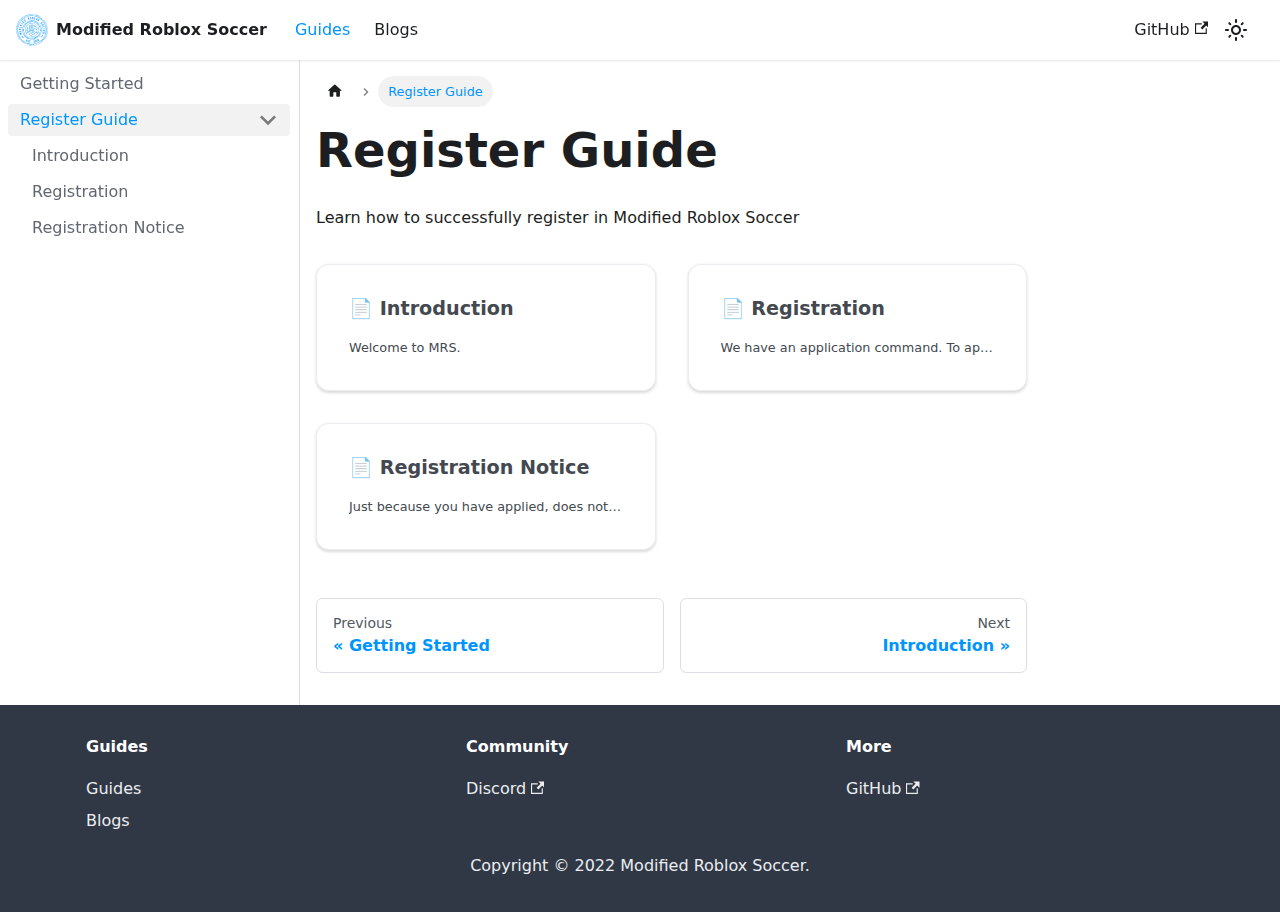
<file: docs/category/register-guide.html>
<!doctype html>
<html lang="en" dir="ltr" class="docs-wrapper docs-doc-page docs-version-current plugin-docs plugin-id-default">
<head>
<meta charset="UTF-8">
<meta name="viewport" content="width=device-width,initial-scale=1">
<meta name="generator" content="Docusaurus v2.0.0-beta.21">
<link rel="alternate" type="application/rss+xml" href="/blog/rss.xml" title="Modified Roblox Soccer RSS Feed">
<link rel="alternate" type="application/atom+xml" href="/blog/atom.xml" title="Modified Roblox Soccer Atom Feed"><title data-rh="true">Register Guide | Modified Roblox Soccer</title><meta data-rh="true" name="twitter:card" content="summary_large_image"><meta data-rh="true" property="og:url" content="https://modified-roblox-soccer.github.io//docs/category/register-guide"><meta data-rh="true" name="docusaurus_locale" content="en"><meta data-rh="true" name="docsearch:language" content="en"><meta data-rh="true" name="docusaurus_version" content="current"><meta data-rh="true" name="docusaurus_tag" content="docs-default-current"><meta data-rh="true" name="docsearch:version" content="current"><meta data-rh="true" name="docsearch:docusaurus_tag" content="docs-default-current"><meta data-rh="true" property="og:title" content="Register Guide | Modified Roblox Soccer"><meta data-rh="true" name="description" content="Learn how to successfully register in Modified Roblox Soccer"><meta data-rh="true" property="og:description" content="Learn how to successfully register in Modified Roblox Soccer"><link data-rh="true" rel="icon" href="/img/MRS.ico"><link data-rh="true" rel="canonical" href="https://modified-roblox-soccer.github.io//docs/category/register-guide"><link data-rh="true" rel="alternate" href="https://modified-roblox-soccer.github.io//docs/category/register-guide" hreflang="en"><link data-rh="true" rel="alternate" href="https://modified-roblox-soccer.github.io//docs/category/register-guide" hreflang="x-default"><link rel="stylesheet" href="/assets/css/styles.c64bddbd.css">
<link rel="preload" href="/assets/js/runtime~main.de006b9c.js" as="script">
<link rel="preload" href="/assets/js/main.ddada4a2.js" as="script">
</head>
<body class="navigation-with-keyboard">
<script>!function(){function t(t){document.documentElement.setAttribute("data-theme",t)}var e=function(){var t=null;try{t=localStorage.getItem("theme")}catch(t){}return t}();t(null!==e?e:"light")}()</script><div id="__docusaurus">
<div role="region"><a href="#" class="skipToContent_fXgn">Skip to main content</a></div><nav class="navbar navbar--fixed-top"><div class="navbar__inner"><div class="navbar__items"><button aria-label="Navigation bar toggle" class="navbar__toggle clean-btn" type="button" tabindex="0"><svg width="30" height="30" viewBox="0 0 30 30" aria-hidden="true"><path stroke="currentColor" stroke-linecap="round" stroke-miterlimit="10" stroke-width="2" d="M4 7h22M4 15h22M4 23h22"></path></svg></button><a class="navbar__brand" href="/"><div class="navbar__logo"><img src="/img/logo.svg" alt="MRS Logo" class="themedImage_ToTc themedImage--light_HNdA"><img src="/img/logo.svg" alt="MRS Logo" class="themedImage_ToTc themedImage--dark_i4oU"></div><b class="navbar__title text--truncate">Modified Roblox Soccer</b></a><a aria-current="page" class="navbar__item navbar__link navbar__link--active" href="/docs/intro">Guides</a><a class="navbar__item navbar__link" href="/blog">Blogs</a></div><div class="navbar__items navbar__items--right"><a href="https://github.com/modified-roblox-soccer" target="_blank" rel="noopener noreferrer" class="navbar__item navbar__link">GitHub<svg width="13.5" height="13.5" aria-hidden="true" viewBox="0 0 24 24" class="iconExternalLink_lCJq"><path fill="currentColor" d="M21 13v10h-21v-19h12v2h-10v15h17v-8h2zm3-12h-10.988l4.035 4-6.977 7.07 2.828 2.828 6.977-7.07 4.125 4.172v-11z"></path></svg></a><div class="toggle_vylO colorModeToggle_DEke"><button class="clean-btn toggleButton_gllP toggleButtonDisabled_aARS" type="button" disabled="" title="Switch between dark and light mode (currently light mode)" aria-label="Switch between dark and light mode (currently light mode)"><svg viewBox="0 0 24 24" width="24" height="24" class="lightToggleIcon_pyhR"><path fill="currentColor" d="M12,9c1.65,0,3,1.35,3,3s-1.35,3-3,3s-3-1.35-3-3S10.35,9,12,9 M12,7c-2.76,0-5,2.24-5,5s2.24,5,5,5s5-2.24,5-5 S14.76,7,12,7L12,7z M2,13l2,0c0.55,0,1-0.45,1-1s-0.45-1-1-1l-2,0c-0.55,0-1,0.45-1,1S1.45,13,2,13z M20,13l2,0c0.55,0,1-0.45,1-1 s-0.45-1-1-1l-2,0c-0.55,0-1,0.45-1,1S19.45,13,20,13z M11,2v2c0,0.55,0.45,1,1,1s1-0.45,1-1V2c0-0.55-0.45-1-1-1S11,1.45,11,2z M11,20v2c0,0.55,0.45,1,1,1s1-0.45,1-1v-2c0-0.55-0.45-1-1-1C11.45,19,11,19.45,11,20z M5.99,4.58c-0.39-0.39-1.03-0.39-1.41,0 c-0.39,0.39-0.39,1.03,0,1.41l1.06,1.06c0.39,0.39,1.03,0.39,1.41,0s0.39-1.03,0-1.41L5.99,4.58z M18.36,16.95 c-0.39-0.39-1.03-0.39-1.41,0c-0.39,0.39-0.39,1.03,0,1.41l1.06,1.06c0.39,0.39,1.03,0.39,1.41,0c0.39-0.39,0.39-1.03,0-1.41 L18.36,16.95z M19.42,5.99c0.39-0.39,0.39-1.03,0-1.41c-0.39-0.39-1.03-0.39-1.41,0l-1.06,1.06c-0.39,0.39-0.39,1.03,0,1.41 s1.03,0.39,1.41,0L19.42,5.99z M7.05,18.36c0.39-0.39,0.39-1.03,0-1.41c-0.39-0.39-1.03-0.39-1.41,0l-1.06,1.06 c-0.39,0.39-0.39,1.03,0,1.41s1.03,0.39,1.41,0L7.05,18.36z"></path></svg><svg viewBox="0 0 24 24" width="24" height="24" class="darkToggleIcon_wfgR"><path fill="currentColor" d="M9.37,5.51C9.19,6.15,9.1,6.82,9.1,7.5c0,4.08,3.32,7.4,7.4,7.4c0.68,0,1.35-0.09,1.99-0.27C17.45,17.19,14.93,19,12,19 c-3.86,0-7-3.14-7-7C5,9.07,6.81,6.55,9.37,5.51z M12,3c-4.97,0-9,4.03-9,9s4.03,9,9,9s9-4.03,9-9c0-0.46-0.04-0.92-0.1-1.36 c-0.98,1.37-2.58,2.26-4.4,2.26c-2.98,0-5.4-2.42-5.4-5.4c0-1.81,0.89-3.42,2.26-4.4C12.92,3.04,12.46,3,12,3L12,3z"></path></svg></button></div><div class="searchBox_ZlJk"></div></div></div><div role="presentation" class="navbar-sidebar__backdrop"></div></nav><div class="main-wrapper docsWrapper_BCFX"><button aria-label="Scroll back to top" class="clean-btn theme-back-to-top-button backToTopButton_sjWU" type="button"></button><div class="docPage__5DB"><aside class="theme-doc-sidebar-container docSidebarContainer_b6E3"><div class="sidebar_njMd"><nav class="menu thin-scrollbar menu_SIkG"><ul class="theme-doc-sidebar-menu menu__list"><li class="theme-doc-sidebar-item-link theme-doc-sidebar-item-link-level-1 menu__list-item"><a class="menu__link" href="/docs/intro">Getting Started</a></li><li class="theme-doc-sidebar-item-category theme-doc-sidebar-item-category-level-1 menu__list-item"><div class="menu__list-item-collapsible menu__list-item-collapsible--active"><a class="menu__link menu__link--sublist menu__link--active" aria-current="page" aria-expanded="true" href="/docs/category/register-guide">Register Guide</a><button aria-label="Toggle the collapsible sidebar category &#x27;Register Guide&#x27;" type="button" class="clean-btn menu__caret"></button></div><ul style="display:block;overflow:visible;height:auto" class="menu__list"><li class="theme-doc-sidebar-item-link theme-doc-sidebar-item-link-level-2 menu__list-item"><a class="menu__link" tabindex="0" href="/docs/tutorial-register/introduction">Introduction</a></li><li class="theme-doc-sidebar-item-link theme-doc-sidebar-item-link-level-2 menu__list-item"><a class="menu__link" tabindex="0" href="/docs/tutorial-register/registration">Registration</a></li><li class="theme-doc-sidebar-item-link theme-doc-sidebar-item-link-level-2 menu__list-item"><a class="menu__link" tabindex="0" href="/docs/tutorial-register/registration-notice">Registration Notice</a></li></ul></li></ul></nav></div></aside><main class="docMainContainer_gTbr"><div class="container padding-top--md padding-bottom--lg"><div class="generatedIndexPage_vN6x"><nav class="theme-doc-breadcrumbs breadcrumbsContainer_Z_bl" aria-label="Breadcrumbs"><ul class="breadcrumbs" itemscope="" itemtype="https://schema.org/BreadcrumbList"><li class="breadcrumbs__item"><a aria-label="Home page" class="breadcrumbs__link" href="/"><svg viewBox="0 0 24 24" class="breadcrumbHomeIcon_OVgt"><path d="M10 19v-5h4v5c0 .55.45 1 1 1h3c.55 0 1-.45 1-1v-7h1.7c.46 0 .68-.57.33-.87L12.67 3.6c-.38-.34-.96-.34-1.34 0l-8.36 7.53c-.34.3-.13.87.33.87H5v7c0 .55.45 1 1 1h3c.55 0 1-.45 1-1z" fill="currentColor"></path></svg></a></li><li itemscope="" itemprop="itemListElement" itemtype="https://schema.org/ListItem" class="breadcrumbs__item breadcrumbs__item--active"><span class="breadcrumbs__link" itemprop="name">Register Guide</span><meta itemprop="position" content="1"></li></ul></nav><header><h1 class="title_kItE">Register Guide</h1><p>Learn how to successfully register in Modified Roblox Soccer</p></header><article class="margin-top--lg"><section class="row list_eTzJ"><article class="col col--6 margin-bottom--lg"><a class="card padding--lg cardContainer_fWXF" href="/docs/tutorial-register/introduction"><h2 class="text--truncate cardTitle_rnsV" title="Introduction">📄️<!-- --> <!-- -->Introduction</h2><p class="text--truncate cardDescription_PWke" title="Welcome to MRS.">Welcome to MRS.</p></a></article><article class="col col--6 margin-bottom--lg"><a class="card padding--lg cardContainer_fWXF" href="/docs/tutorial-register/registration"><h2 class="text--truncate cardTitle_rnsV" title="Registration">📄️<!-- --> <!-- -->Registration</h2><p class="text--truncate cardDescription_PWke" title="We have an application command. To apply to join MRS, please do /register in the bot commands channel, your case will be reviewed and accepted/declined once an admin has recieved it.">We have an application command. To apply to join MRS, please do /register in the bot commands channel, your case will be reviewed and accepted/declined once an admin has recieved it.</p></a></article><article class="col col--6 margin-bottom--lg"><a class="card padding--lg cardContainer_fWXF" href="/docs/tutorial-register/registration-notice"><h2 class="text--truncate cardTitle_rnsV" title="Registration Notice">📄️<!-- --> <!-- -->Registration Notice</h2><p class="text--truncate cardDescription_PWke" title="Just because you have applied, does not mean you are guaranteed to be accepted for verification. If you see a group of other people get accepted from around the same time that you applied, then it is safe to say that you were most likely declined. Please be patient, you are not the only person who has applied.">Just because you have applied, does not mean you are guaranteed to be accepted for verification. If you see a group of other people get accepted from around the same time that you applied, then it is safe to say that you were most likely declined. Please be patient, you are not the only person who has applied.</p></a></article></section></article><footer class="margin-top--lg"><nav class="pagination-nav docusaurus-mt-lg" aria-label="Docs pages navigation"><a class="pagination-nav__link pagination-nav__link--prev" href="/docs/intro"><div class="pagination-nav__sublabel">Previous</div><div class="pagination-nav__label">Getting Started</div></a><a class="pagination-nav__link pagination-nav__link--next" href="/docs/tutorial-register/introduction"><div class="pagination-nav__sublabel">Next</div><div class="pagination-nav__label">Introduction</div></a></nav></footer></div></div></main></div></div><footer class="footer footer--dark"><div class="container container-fluid"><div class="row footer__links"><div class="col footer__col"><div class="footer__title">Guides</div><ul class="footer__items clean-list"><li class="footer__item"><a class="footer__link-item" href="/docs/intro">Guides</a></li><li class="footer__item"><a class="footer__link-item" href="/blog">Blogs</a></li></ul></div><div class="col footer__col"><div class="footer__title">Community</div><ul class="footer__items clean-list"><li class="footer__item"><a href="https://discordapp.com/invite/cnb87vydYXs" target="_blank" rel="noopener noreferrer" class="footer__link-item">Discord<svg width="13.5" height="13.5" aria-hidden="true" viewBox="0 0 24 24" class="iconExternalLink_lCJq"><path fill="currentColor" d="M21 13v10h-21v-19h12v2h-10v15h17v-8h2zm3-12h-10.988l4.035 4-6.977 7.07 2.828 2.828 6.977-7.07 4.125 4.172v-11z"></path></svg></a></li></ul></div><div class="col footer__col"><div class="footer__title">More</div><ul class="footer__items clean-list"><li class="footer__item"><a href="https://github.com/modified-roblox-soccer/" target="_blank" rel="noopener noreferrer" class="footer__link-item">GitHub<svg width="13.5" height="13.5" aria-hidden="true" viewBox="0 0 24 24" class="iconExternalLink_lCJq"><path fill="currentColor" d="M21 13v10h-21v-19h12v2h-10v15h17v-8h2zm3-12h-10.988l4.035 4-6.977 7.07 2.828 2.828 6.977-7.07 4.125 4.172v-11z"></path></svg></a></li></ul></div></div><div class="footer__bottom text--center"><div class="footer__copyright">Copyright © 2022 Modified Roblox Soccer.</div></div></div></footer></div>
<script src="/assets/js/runtime~main.de006b9c.js"></script>
<script src="/assets/js/main.ddada4a2.js"></script>
</body>
</html>
</file>
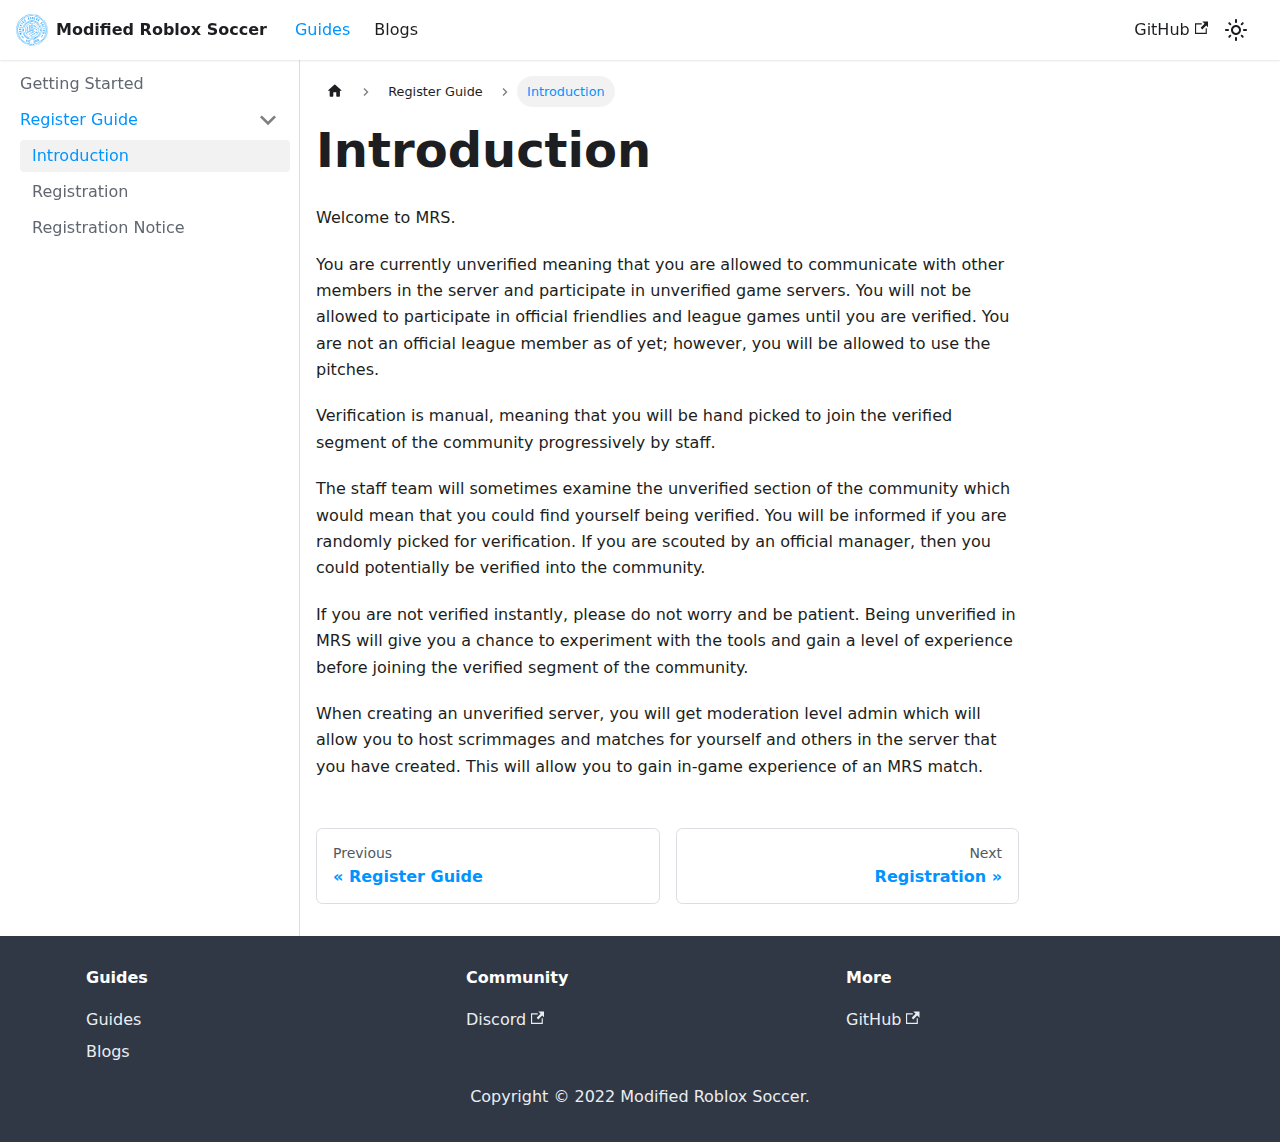
<file: docs/tutorial-register/introduction.html>
<!doctype html>
<html lang="en" dir="ltr" class="docs-wrapper docs-doc-page docs-version-current plugin-docs plugin-id-default docs-doc-id-tutorial-register/introduction">
<head>
<meta charset="UTF-8">
<meta name="viewport" content="width=device-width,initial-scale=1">
<meta name="generator" content="Docusaurus v2.0.0-beta.21">
<link rel="alternate" type="application/rss+xml" href="/blog/rss.xml" title="Modified Roblox Soccer RSS Feed">
<link rel="alternate" type="application/atom+xml" href="/blog/atom.xml" title="Modified Roblox Soccer Atom Feed"><title data-rh="true">Introduction | Modified Roblox Soccer</title><meta data-rh="true" name="twitter:card" content="summary_large_image"><meta data-rh="true" property="og:url" content="https://modified-roblox-soccer.github.io//docs/tutorial-register/introduction"><meta data-rh="true" name="docusaurus_locale" content="en"><meta data-rh="true" name="docsearch:language" content="en"><meta data-rh="true" name="docusaurus_version" content="current"><meta data-rh="true" name="docusaurus_tag" content="docs-default-current"><meta data-rh="true" name="docsearch:version" content="current"><meta data-rh="true" name="docsearch:docusaurus_tag" content="docs-default-current"><meta data-rh="true" property="og:title" content="Introduction | Modified Roblox Soccer"><meta data-rh="true" name="description" content="Welcome to MRS."><meta data-rh="true" property="og:description" content="Welcome to MRS."><link data-rh="true" rel="icon" href="/img/MRS.ico"><link data-rh="true" rel="canonical" href="https://modified-roblox-soccer.github.io//docs/tutorial-register/introduction"><link data-rh="true" rel="alternate" href="https://modified-roblox-soccer.github.io//docs/tutorial-register/introduction" hreflang="en"><link data-rh="true" rel="alternate" href="https://modified-roblox-soccer.github.io//docs/tutorial-register/introduction" hreflang="x-default"><link rel="stylesheet" href="/assets/css/styles.c64bddbd.css">
<link rel="preload" href="/assets/js/runtime~main.de006b9c.js" as="script">
<link rel="preload" href="/assets/js/main.ddada4a2.js" as="script">
</head>
<body class="navigation-with-keyboard">
<script>!function(){function t(t){document.documentElement.setAttribute("data-theme",t)}var e=function(){var t=null;try{t=localStorage.getItem("theme")}catch(t){}return t}();t(null!==e?e:"light")}()</script><div id="__docusaurus">
<div role="region"><a href="#" class="skipToContent_fXgn">Skip to main content</a></div><nav class="navbar navbar--fixed-top"><div class="navbar__inner"><div class="navbar__items"><button aria-label="Navigation bar toggle" class="navbar__toggle clean-btn" type="button" tabindex="0"><svg width="30" height="30" viewBox="0 0 30 30" aria-hidden="true"><path stroke="currentColor" stroke-linecap="round" stroke-miterlimit="10" stroke-width="2" d="M4 7h22M4 15h22M4 23h22"></path></svg></button><a class="navbar__brand" href="/"><div class="navbar__logo"><img src="/img/logo.svg" alt="MRS Logo" class="themedImage_ToTc themedImage--light_HNdA"><img src="/img/logo.svg" alt="MRS Logo" class="themedImage_ToTc themedImage--dark_i4oU"></div><b class="navbar__title text--truncate">Modified Roblox Soccer</b></a><a aria-current="page" class="navbar__item navbar__link navbar__link--active" href="/docs/intro">Guides</a><a class="navbar__item navbar__link" href="/blog">Blogs</a></div><div class="navbar__items navbar__items--right"><a href="https://github.com/modified-roblox-soccer" target="_blank" rel="noopener noreferrer" class="navbar__item navbar__link">GitHub<svg width="13.5" height="13.5" aria-hidden="true" viewBox="0 0 24 24" class="iconExternalLink_lCJq"><path fill="currentColor" d="M21 13v10h-21v-19h12v2h-10v15h17v-8h2zm3-12h-10.988l4.035 4-6.977 7.07 2.828 2.828 6.977-7.07 4.125 4.172v-11z"></path></svg></a><div class="toggle_vylO colorModeToggle_DEke"><button class="clean-btn toggleButton_gllP toggleButtonDisabled_aARS" type="button" disabled="" title="Switch between dark and light mode (currently light mode)" aria-label="Switch between dark and light mode (currently light mode)"><svg viewBox="0 0 24 24" width="24" height="24" class="lightToggleIcon_pyhR"><path fill="currentColor" d="M12,9c1.65,0,3,1.35,3,3s-1.35,3-3,3s-3-1.35-3-3S10.35,9,12,9 M12,7c-2.76,0-5,2.24-5,5s2.24,5,5,5s5-2.24,5-5 S14.76,7,12,7L12,7z M2,13l2,0c0.55,0,1-0.45,1-1s-0.45-1-1-1l-2,0c-0.55,0-1,0.45-1,1S1.45,13,2,13z M20,13l2,0c0.55,0,1-0.45,1-1 s-0.45-1-1-1l-2,0c-0.55,0-1,0.45-1,1S19.45,13,20,13z M11,2v2c0,0.55,0.45,1,1,1s1-0.45,1-1V2c0-0.55-0.45-1-1-1S11,1.45,11,2z M11,20v2c0,0.55,0.45,1,1,1s1-0.45,1-1v-2c0-0.55-0.45-1-1-1C11.45,19,11,19.45,11,20z M5.99,4.58c-0.39-0.39-1.03-0.39-1.41,0 c-0.39,0.39-0.39,1.03,0,1.41l1.06,1.06c0.39,0.39,1.03,0.39,1.41,0s0.39-1.03,0-1.41L5.99,4.58z M18.36,16.95 c-0.39-0.39-1.03-0.39-1.41,0c-0.39,0.39-0.39,1.03,0,1.41l1.06,1.06c0.39,0.39,1.03,0.39,1.41,0c0.39-0.39,0.39-1.03,0-1.41 L18.36,16.95z M19.42,5.99c0.39-0.39,0.39-1.03,0-1.41c-0.39-0.39-1.03-0.39-1.41,0l-1.06,1.06c-0.39,0.39-0.39,1.03,0,1.41 s1.03,0.39,1.41,0L19.42,5.99z M7.05,18.36c0.39-0.39,0.39-1.03,0-1.41c-0.39-0.39-1.03-0.39-1.41,0l-1.06,1.06 c-0.39,0.39-0.39,1.03,0,1.41s1.03,0.39,1.41,0L7.05,18.36z"></path></svg><svg viewBox="0 0 24 24" width="24" height="24" class="darkToggleIcon_wfgR"><path fill="currentColor" d="M9.37,5.51C9.19,6.15,9.1,6.82,9.1,7.5c0,4.08,3.32,7.4,7.4,7.4c0.68,0,1.35-0.09,1.99-0.27C17.45,17.19,14.93,19,12,19 c-3.86,0-7-3.14-7-7C5,9.07,6.81,6.55,9.37,5.51z M12,3c-4.97,0-9,4.03-9,9s4.03,9,9,9s9-4.03,9-9c0-0.46-0.04-0.92-0.1-1.36 c-0.98,1.37-2.58,2.26-4.4,2.26c-2.98,0-5.4-2.42-5.4-5.4c0-1.81,0.89-3.42,2.26-4.4C12.92,3.04,12.46,3,12,3L12,3z"></path></svg></button></div><div class="searchBox_ZlJk"></div></div></div><div role="presentation" class="navbar-sidebar__backdrop"></div></nav><div class="main-wrapper docsWrapper_BCFX"><button aria-label="Scroll back to top" class="clean-btn theme-back-to-top-button backToTopButton_sjWU" type="button"></button><div class="docPage__5DB"><aside class="theme-doc-sidebar-container docSidebarContainer_b6E3"><div class="sidebar_njMd"><nav class="menu thin-scrollbar menu_SIkG"><ul class="theme-doc-sidebar-menu menu__list"><li class="theme-doc-sidebar-item-link theme-doc-sidebar-item-link-level-1 menu__list-item"><a class="menu__link" href="/docs/intro">Getting Started</a></li><li class="theme-doc-sidebar-item-category theme-doc-sidebar-item-category-level-1 menu__list-item"><div class="menu__list-item-collapsible"><a class="menu__link menu__link--sublist menu__link--active" aria-expanded="true" href="/docs/category/register-guide">Register Guide</a><button aria-label="Toggle the collapsible sidebar category &#x27;Register Guide&#x27;" type="button" class="clean-btn menu__caret"></button></div><ul style="display:block;overflow:visible;height:auto" class="menu__list"><li class="theme-doc-sidebar-item-link theme-doc-sidebar-item-link-level-2 menu__list-item"><a class="menu__link menu__link--active" aria-current="page" tabindex="0" href="/docs/tutorial-register/introduction">Introduction</a></li><li class="theme-doc-sidebar-item-link theme-doc-sidebar-item-link-level-2 menu__list-item"><a class="menu__link" tabindex="0" href="/docs/tutorial-register/registration">Registration</a></li><li class="theme-doc-sidebar-item-link theme-doc-sidebar-item-link-level-2 menu__list-item"><a class="menu__link" tabindex="0" href="/docs/tutorial-register/registration-notice">Registration Notice</a></li></ul></li></ul></nav></div></aside><main class="docMainContainer_gTbr"><div class="container padding-top--md padding-bottom--lg"><div class="row"><div class="col docItemCol_GujU"><div class="docItemContainer_Adtb"><article><nav class="theme-doc-breadcrumbs breadcrumbsContainer_Z_bl" aria-label="Breadcrumbs"><ul class="breadcrumbs" itemscope="" itemtype="https://schema.org/BreadcrumbList"><li class="breadcrumbs__item"><a aria-label="Home page" class="breadcrumbs__link" href="/"><svg viewBox="0 0 24 24" class="breadcrumbHomeIcon_OVgt"><path d="M10 19v-5h4v5c0 .55.45 1 1 1h3c.55 0 1-.45 1-1v-7h1.7c.46 0 .68-.57.33-.87L12.67 3.6c-.38-.34-.96-.34-1.34 0l-8.36 7.53c-.34.3-.13.87.33.87H5v7c0 .55.45 1 1 1h3c.55 0 1-.45 1-1z" fill="currentColor"></path></svg></a></li><li itemscope="" itemprop="itemListElement" itemtype="https://schema.org/ListItem" class="breadcrumbs__item"><a class="breadcrumbs__link" itemprop="item" href="/docs/category/register-guide"><span itemprop="name">Register Guide</span></a><meta itemprop="position" content="1"></li><li itemscope="" itemprop="itemListElement" itemtype="https://schema.org/ListItem" class="breadcrumbs__item breadcrumbs__item--active"><span class="breadcrumbs__link" itemprop="name">Introduction</span><meta itemprop="position" content="2"></li></ul></nav><div class="theme-doc-markdown markdown"><h1>Introduction</h1><p>Welcome to MRS.</p><p>You are currently unverified meaning that you are allowed to communicate with other members in the server and participate in unverified game servers. You will not be allowed to participate in official friendlies and league games until you are verified. You are not an official league member as of yet; however, you will be allowed to use the pitches.</p><p>Verification is manual, meaning that you will be hand picked to join the verified segment of the community progressively by staff.</p><p>The staff team will sometimes examine the unverified section of the community which would mean that you could find yourself being verified. You will be informed if you are randomly picked for verification. If you are scouted by an official manager, then you could potentially be verified into the community.</p><p>If you are not verified instantly, please do not worry and be patient. Being unverified in MRS will give you a chance to experiment with the tools and gain a level of experience before joining the verified segment of the community.</p><p>When creating an unverified server, you will get moderation level admin which will allow you to host scrimmages and matches for yourself and others in the server that you have created. This will allow you to gain in-game experience of an MRS match.</p></div></article><nav class="pagination-nav docusaurus-mt-lg" aria-label="Docs pages navigation"><a class="pagination-nav__link pagination-nav__link--prev" href="/docs/category/register-guide"><div class="pagination-nav__sublabel">Previous</div><div class="pagination-nav__label">Register Guide</div></a><a class="pagination-nav__link pagination-nav__link--next" href="/docs/tutorial-register/registration"><div class="pagination-nav__sublabel">Next</div><div class="pagination-nav__label">Registration</div></a></nav></div></div></div></div></main></div></div><footer class="footer footer--dark"><div class="container container-fluid"><div class="row footer__links"><div class="col footer__col"><div class="footer__title">Guides</div><ul class="footer__items clean-list"><li class="footer__item"><a class="footer__link-item" href="/docs/intro">Guides</a></li><li class="footer__item"><a class="footer__link-item" href="/blog">Blogs</a></li></ul></div><div class="col footer__col"><div class="footer__title">Community</div><ul class="footer__items clean-list"><li class="footer__item"><a href="https://discordapp.com/invite/cnb87vydYXs" target="_blank" rel="noopener noreferrer" class="footer__link-item">Discord<svg width="13.5" height="13.5" aria-hidden="true" viewBox="0 0 24 24" class="iconExternalLink_lCJq"><path fill="currentColor" d="M21 13v10h-21v-19h12v2h-10v15h17v-8h2zm3-12h-10.988l4.035 4-6.977 7.07 2.828 2.828 6.977-7.07 4.125 4.172v-11z"></path></svg></a></li></ul></div><div class="col footer__col"><div class="footer__title">More</div><ul class="footer__items clean-list"><li class="footer__item"><a href="https://github.com/modified-roblox-soccer/" target="_blank" rel="noopener noreferrer" class="footer__link-item">GitHub<svg width="13.5" height="13.5" aria-hidden="true" viewBox="0 0 24 24" class="iconExternalLink_lCJq"><path fill="currentColor" d="M21 13v10h-21v-19h12v2h-10v15h17v-8h2zm3-12h-10.988l4.035 4-6.977 7.07 2.828 2.828 6.977-7.07 4.125 4.172v-11z"></path></svg></a></li></ul></div></div><div class="footer__bottom text--center"><div class="footer__copyright">Copyright © 2022 Modified Roblox Soccer.</div></div></div></footer></div>
<script src="/assets/js/runtime~main.de006b9c.js"></script>
<script src="/assets/js/main.ddada4a2.js"></script>
</body>
</html>
</file>
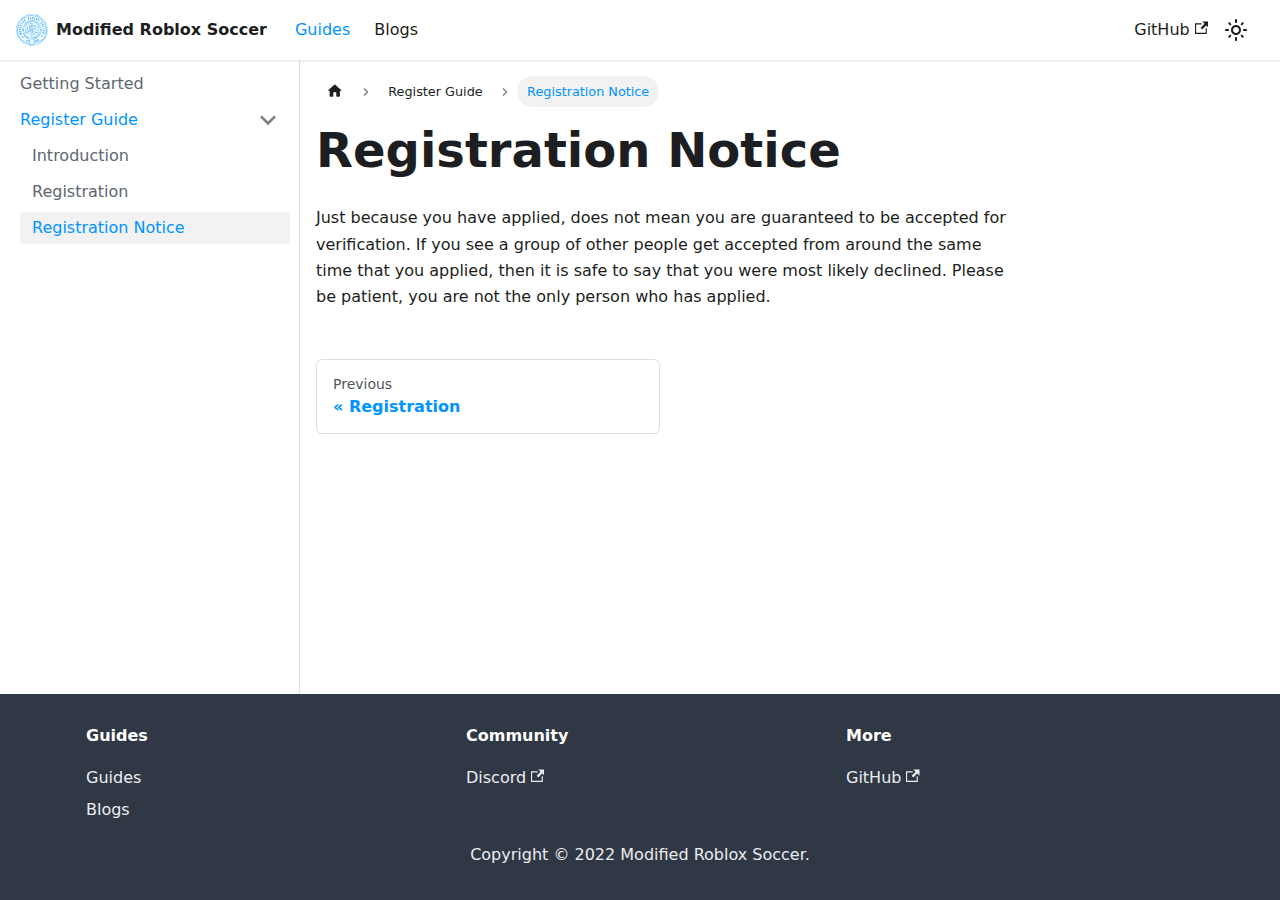
<file: docs/tutorial-register/registration-notice.html>
<!doctype html>
<html lang="en" dir="ltr" class="docs-wrapper docs-doc-page docs-version-current plugin-docs plugin-id-default docs-doc-id-tutorial-register/registration-notice">
<head>
<meta charset="UTF-8">
<meta name="viewport" content="width=device-width,initial-scale=1">
<meta name="generator" content="Docusaurus v2.0.0-beta.21">
<link rel="alternate" type="application/rss+xml" href="/blog/rss.xml" title="Modified Roblox Soccer RSS Feed">
<link rel="alternate" type="application/atom+xml" href="/blog/atom.xml" title="Modified Roblox Soccer Atom Feed"><title data-rh="true">Registration Notice | Modified Roblox Soccer</title><meta data-rh="true" name="twitter:card" content="summary_large_image"><meta data-rh="true" property="og:url" content="https://modified-roblox-soccer.github.io//docs/tutorial-register/registration-notice"><meta data-rh="true" name="docusaurus_locale" content="en"><meta data-rh="true" name="docsearch:language" content="en"><meta data-rh="true" name="docusaurus_version" content="current"><meta data-rh="true" name="docusaurus_tag" content="docs-default-current"><meta data-rh="true" name="docsearch:version" content="current"><meta data-rh="true" name="docsearch:docusaurus_tag" content="docs-default-current"><meta data-rh="true" property="og:title" content="Registration Notice | Modified Roblox Soccer"><meta data-rh="true" name="description" content="Just because you have applied, does not mean you are guaranteed to be accepted for verification. If you see a group of other people get accepted from around the same time that you applied, then it is safe to say that you were most likely declined. Please be patient, you are not the only person who has applied."><meta data-rh="true" property="og:description" content="Just because you have applied, does not mean you are guaranteed to be accepted for verification. If you see a group of other people get accepted from around the same time that you applied, then it is safe to say that you were most likely declined. Please be patient, you are not the only person who has applied."><link data-rh="true" rel="icon" href="/img/MRS.ico"><link data-rh="true" rel="canonical" href="https://modified-roblox-soccer.github.io//docs/tutorial-register/registration-notice"><link data-rh="true" rel="alternate" href="https://modified-roblox-soccer.github.io//docs/tutorial-register/registration-notice" hreflang="en"><link data-rh="true" rel="alternate" href="https://modified-roblox-soccer.github.io//docs/tutorial-register/registration-notice" hreflang="x-default"><link rel="stylesheet" href="/assets/css/styles.c64bddbd.css">
<link rel="preload" href="/assets/js/runtime~main.de006b9c.js" as="script">
<link rel="preload" href="/assets/js/main.ddada4a2.js" as="script">
</head>
<body class="navigation-with-keyboard">
<script>!function(){function t(t){document.documentElement.setAttribute("data-theme",t)}var e=function(){var t=null;try{t=localStorage.getItem("theme")}catch(t){}return t}();t(null!==e?e:"light")}()</script><div id="__docusaurus">
<div role="region"><a href="#" class="skipToContent_fXgn">Skip to main content</a></div><nav class="navbar navbar--fixed-top"><div class="navbar__inner"><div class="navbar__items"><button aria-label="Navigation bar toggle" class="navbar__toggle clean-btn" type="button" tabindex="0"><svg width="30" height="30" viewBox="0 0 30 30" aria-hidden="true"><path stroke="currentColor" stroke-linecap="round" stroke-miterlimit="10" stroke-width="2" d="M4 7h22M4 15h22M4 23h22"></path></svg></button><a class="navbar__brand" href="/"><div class="navbar__logo"><img src="/img/logo.svg" alt="MRS Logo" class="themedImage_ToTc themedImage--light_HNdA"><img src="/img/logo.svg" alt="MRS Logo" class="themedImage_ToTc themedImage--dark_i4oU"></div><b class="navbar__title text--truncate">Modified Roblox Soccer</b></a><a aria-current="page" class="navbar__item navbar__link navbar__link--active" href="/docs/intro">Guides</a><a class="navbar__item navbar__link" href="/blog">Blogs</a></div><div class="navbar__items navbar__items--right"><a href="https://github.com/modified-roblox-soccer" target="_blank" rel="noopener noreferrer" class="navbar__item navbar__link">GitHub<svg width="13.5" height="13.5" aria-hidden="true" viewBox="0 0 24 24" class="iconExternalLink_lCJq"><path fill="currentColor" d="M21 13v10h-21v-19h12v2h-10v15h17v-8h2zm3-12h-10.988l4.035 4-6.977 7.07 2.828 2.828 6.977-7.07 4.125 4.172v-11z"></path></svg></a><div class="toggle_vylO colorModeToggle_DEke"><button class="clean-btn toggleButton_gllP toggleButtonDisabled_aARS" type="button" disabled="" title="Switch between dark and light mode (currently light mode)" aria-label="Switch between dark and light mode (currently light mode)"><svg viewBox="0 0 24 24" width="24" height="24" class="lightToggleIcon_pyhR"><path fill="currentColor" d="M12,9c1.65,0,3,1.35,3,3s-1.35,3-3,3s-3-1.35-3-3S10.35,9,12,9 M12,7c-2.76,0-5,2.24-5,5s2.24,5,5,5s5-2.24,5-5 S14.76,7,12,7L12,7z M2,13l2,0c0.55,0,1-0.45,1-1s-0.45-1-1-1l-2,0c-0.55,0-1,0.45-1,1S1.45,13,2,13z M20,13l2,0c0.55,0,1-0.45,1-1 s-0.45-1-1-1l-2,0c-0.55,0-1,0.45-1,1S19.45,13,20,13z M11,2v2c0,0.55,0.45,1,1,1s1-0.45,1-1V2c0-0.55-0.45-1-1-1S11,1.45,11,2z M11,20v2c0,0.55,0.45,1,1,1s1-0.45,1-1v-2c0-0.55-0.45-1-1-1C11.45,19,11,19.45,11,20z M5.99,4.58c-0.39-0.39-1.03-0.39-1.41,0 c-0.39,0.39-0.39,1.03,0,1.41l1.06,1.06c0.39,0.39,1.03,0.39,1.41,0s0.39-1.03,0-1.41L5.99,4.58z M18.36,16.95 c-0.39-0.39-1.03-0.39-1.41,0c-0.39,0.39-0.39,1.03,0,1.41l1.06,1.06c0.39,0.39,1.03,0.39,1.41,0c0.39-0.39,0.39-1.03,0-1.41 L18.36,16.95z M19.42,5.99c0.39-0.39,0.39-1.03,0-1.41c-0.39-0.39-1.03-0.39-1.41,0l-1.06,1.06c-0.39,0.39-0.39,1.03,0,1.41 s1.03,0.39,1.41,0L19.42,5.99z M7.05,18.36c0.39-0.39,0.39-1.03,0-1.41c-0.39-0.39-1.03-0.39-1.41,0l-1.06,1.06 c-0.39,0.39-0.39,1.03,0,1.41s1.03,0.39,1.41,0L7.05,18.36z"></path></svg><svg viewBox="0 0 24 24" width="24" height="24" class="darkToggleIcon_wfgR"><path fill="currentColor" d="M9.37,5.51C9.19,6.15,9.1,6.82,9.1,7.5c0,4.08,3.32,7.4,7.4,7.4c0.68,0,1.35-0.09,1.99-0.27C17.45,17.19,14.93,19,12,19 c-3.86,0-7-3.14-7-7C5,9.07,6.81,6.55,9.37,5.51z M12,3c-4.97,0-9,4.03-9,9s4.03,9,9,9s9-4.03,9-9c0-0.46-0.04-0.92-0.1-1.36 c-0.98,1.37-2.58,2.26-4.4,2.26c-2.98,0-5.4-2.42-5.4-5.4c0-1.81,0.89-3.42,2.26-4.4C12.92,3.04,12.46,3,12,3L12,3z"></path></svg></button></div><div class="searchBox_ZlJk"></div></div></div><div role="presentation" class="navbar-sidebar__backdrop"></div></nav><div class="main-wrapper docsWrapper_BCFX"><button aria-label="Scroll back to top" class="clean-btn theme-back-to-top-button backToTopButton_sjWU" type="button"></button><div class="docPage__5DB"><aside class="theme-doc-sidebar-container docSidebarContainer_b6E3"><div class="sidebar_njMd"><nav class="menu thin-scrollbar menu_SIkG"><ul class="theme-doc-sidebar-menu menu__list"><li class="theme-doc-sidebar-item-link theme-doc-sidebar-item-link-level-1 menu__list-item"><a class="menu__link" href="/docs/intro">Getting Started</a></li><li class="theme-doc-sidebar-item-category theme-doc-sidebar-item-category-level-1 menu__list-item"><div class="menu__list-item-collapsible"><a class="menu__link menu__link--sublist menu__link--active" aria-expanded="true" href="/docs/category/register-guide">Register Guide</a><button aria-label="Toggle the collapsible sidebar category &#x27;Register Guide&#x27;" type="button" class="clean-btn menu__caret"></button></div><ul style="display:block;overflow:visible;height:auto" class="menu__list"><li class="theme-doc-sidebar-item-link theme-doc-sidebar-item-link-level-2 menu__list-item"><a class="menu__link" tabindex="0" href="/docs/tutorial-register/introduction">Introduction</a></li><li class="theme-doc-sidebar-item-link theme-doc-sidebar-item-link-level-2 menu__list-item"><a class="menu__link" tabindex="0" href="/docs/tutorial-register/registration">Registration</a></li><li class="theme-doc-sidebar-item-link theme-doc-sidebar-item-link-level-2 menu__list-item"><a class="menu__link menu__link--active" aria-current="page" tabindex="0" href="/docs/tutorial-register/registration-notice">Registration Notice</a></li></ul></li></ul></nav></div></aside><main class="docMainContainer_gTbr"><div class="container padding-top--md padding-bottom--lg"><div class="row"><div class="col docItemCol_GujU"><div class="docItemContainer_Adtb"><article><nav class="theme-doc-breadcrumbs breadcrumbsContainer_Z_bl" aria-label="Breadcrumbs"><ul class="breadcrumbs" itemscope="" itemtype="https://schema.org/BreadcrumbList"><li class="breadcrumbs__item"><a aria-label="Home page" class="breadcrumbs__link" href="/"><svg viewBox="0 0 24 24" class="breadcrumbHomeIcon_OVgt"><path d="M10 19v-5h4v5c0 .55.45 1 1 1h3c.55 0 1-.45 1-1v-7h1.7c.46 0 .68-.57.33-.87L12.67 3.6c-.38-.34-.96-.34-1.34 0l-8.36 7.53c-.34.3-.13.87.33.87H5v7c0 .55.45 1 1 1h3c.55 0 1-.45 1-1z" fill="currentColor"></path></svg></a></li><li itemscope="" itemprop="itemListElement" itemtype="https://schema.org/ListItem" class="breadcrumbs__item"><a class="breadcrumbs__link" itemprop="item" href="/docs/category/register-guide"><span itemprop="name">Register Guide</span></a><meta itemprop="position" content="1"></li><li itemscope="" itemprop="itemListElement" itemtype="https://schema.org/ListItem" class="breadcrumbs__item breadcrumbs__item--active"><span class="breadcrumbs__link" itemprop="name">Registration Notice</span><meta itemprop="position" content="2"></li></ul></nav><div class="theme-doc-markdown markdown"><h1>Registration Notice</h1><p>Just because you have applied, does not mean you are guaranteed to be accepted for verification. If you see a group of other people get accepted from around the same time that you applied, then it is safe to say that you were most likely declined. Please be patient, you are not the only person who has applied.</p></div></article><nav class="pagination-nav docusaurus-mt-lg" aria-label="Docs pages navigation"><a class="pagination-nav__link pagination-nav__link--prev" href="/docs/tutorial-register/registration"><div class="pagination-nav__sublabel">Previous</div><div class="pagination-nav__label">Registration</div></a></nav></div></div></div></div></main></div></div><footer class="footer footer--dark"><div class="container container-fluid"><div class="row footer__links"><div class="col footer__col"><div class="footer__title">Guides</div><ul class="footer__items clean-list"><li class="footer__item"><a class="footer__link-item" href="/docs/intro">Guides</a></li><li class="footer__item"><a class="footer__link-item" href="/blog">Blogs</a></li></ul></div><div class="col footer__col"><div class="footer__title">Community</div><ul class="footer__items clean-list"><li class="footer__item"><a href="https://discordapp.com/invite/cnb87vydYXs" target="_blank" rel="noopener noreferrer" class="footer__link-item">Discord<svg width="13.5" height="13.5" aria-hidden="true" viewBox="0 0 24 24" class="iconExternalLink_lCJq"><path fill="currentColor" d="M21 13v10h-21v-19h12v2h-10v15h17v-8h2zm3-12h-10.988l4.035 4-6.977 7.07 2.828 2.828 6.977-7.07 4.125 4.172v-11z"></path></svg></a></li></ul></div><div class="col footer__col"><div class="footer__title">More</div><ul class="footer__items clean-list"><li class="footer__item"><a href="https://github.com/modified-roblox-soccer/" target="_blank" rel="noopener noreferrer" class="footer__link-item">GitHub<svg width="13.5" height="13.5" aria-hidden="true" viewBox="0 0 24 24" class="iconExternalLink_lCJq"><path fill="currentColor" d="M21 13v10h-21v-19h12v2h-10v15h17v-8h2zm3-12h-10.988l4.035 4-6.977 7.07 2.828 2.828 6.977-7.07 4.125 4.172v-11z"></path></svg></a></li></ul></div></div><div class="footer__bottom text--center"><div class="footer__copyright">Copyright © 2022 Modified Roblox Soccer.</div></div></div></footer></div>
<script src="/assets/js/runtime~main.de006b9c.js"></script>
<script src="/assets/js/main.ddada4a2.js"></script>
</body>
</html>
</file>
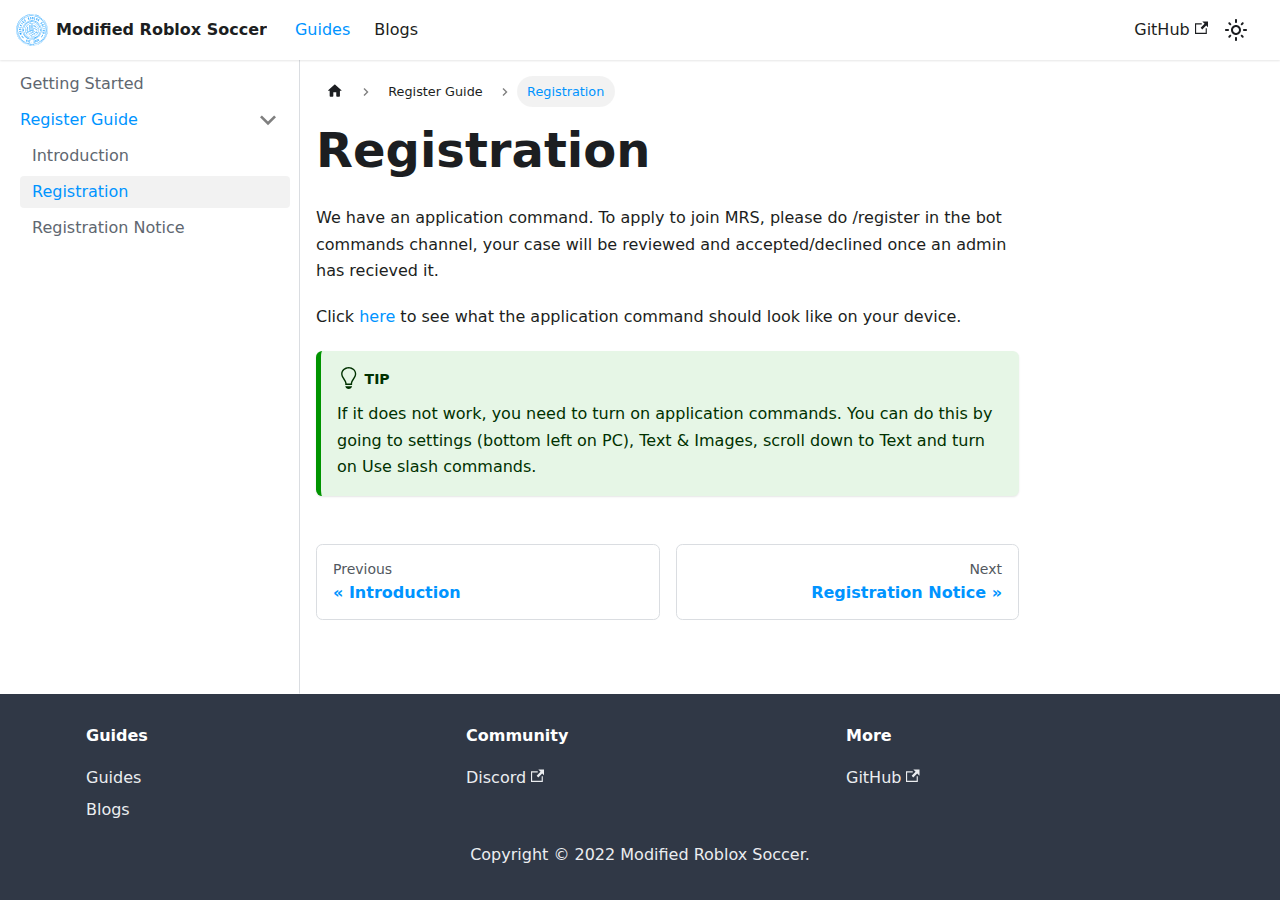
<file: docs/tutorial-register/registration.html>
<!doctype html>
<html lang="en" dir="ltr" class="docs-wrapper docs-doc-page docs-version-current plugin-docs plugin-id-default docs-doc-id-tutorial-register/registration">
<head>
<meta charset="UTF-8">
<meta name="viewport" content="width=device-width,initial-scale=1">
<meta name="generator" content="Docusaurus v2.0.0-beta.21">
<link rel="alternate" type="application/rss+xml" href="/blog/rss.xml" title="Modified Roblox Soccer RSS Feed">
<link rel="alternate" type="application/atom+xml" href="/blog/atom.xml" title="Modified Roblox Soccer Atom Feed"><title data-rh="true">Registration | Modified Roblox Soccer</title><meta data-rh="true" name="twitter:card" content="summary_large_image"><meta data-rh="true" property="og:url" content="https://modified-roblox-soccer.github.io//docs/tutorial-register/registration"><meta data-rh="true" name="docusaurus_locale" content="en"><meta data-rh="true" name="docsearch:language" content="en"><meta data-rh="true" name="docusaurus_version" content="current"><meta data-rh="true" name="docusaurus_tag" content="docs-default-current"><meta data-rh="true" name="docsearch:version" content="current"><meta data-rh="true" name="docsearch:docusaurus_tag" content="docs-default-current"><meta data-rh="true" property="og:title" content="Registration | Modified Roblox Soccer"><meta data-rh="true" name="description" content="We have an application command. To apply to join MRS, please do /register in the bot commands channel, your case will be reviewed and accepted/declined once an admin has recieved it."><meta data-rh="true" property="og:description" content="We have an application command. To apply to join MRS, please do /register in the bot commands channel, your case will be reviewed and accepted/declined once an admin has recieved it."><link data-rh="true" rel="icon" href="/img/MRS.ico"><link data-rh="true" rel="canonical" href="https://modified-roblox-soccer.github.io//docs/tutorial-register/registration"><link data-rh="true" rel="alternate" href="https://modified-roblox-soccer.github.io//docs/tutorial-register/registration" hreflang="en"><link data-rh="true" rel="alternate" href="https://modified-roblox-soccer.github.io//docs/tutorial-register/registration" hreflang="x-default"><link rel="stylesheet" href="/assets/css/styles.c64bddbd.css">
<link rel="preload" href="/assets/js/runtime~main.de006b9c.js" as="script">
<link rel="preload" href="/assets/js/main.ddada4a2.js" as="script">
</head>
<body class="navigation-with-keyboard">
<script>!function(){function t(t){document.documentElement.setAttribute("data-theme",t)}var e=function(){var t=null;try{t=localStorage.getItem("theme")}catch(t){}return t}();t(null!==e?e:"light")}()</script><div id="__docusaurus">
<div role="region"><a href="#" class="skipToContent_fXgn">Skip to main content</a></div><nav class="navbar navbar--fixed-top"><div class="navbar__inner"><div class="navbar__items"><button aria-label="Navigation bar toggle" class="navbar__toggle clean-btn" type="button" tabindex="0"><svg width="30" height="30" viewBox="0 0 30 30" aria-hidden="true"><path stroke="currentColor" stroke-linecap="round" stroke-miterlimit="10" stroke-width="2" d="M4 7h22M4 15h22M4 23h22"></path></svg></button><a class="navbar__brand" href="/"><div class="navbar__logo"><img src="/img/logo.svg" alt="MRS Logo" class="themedImage_ToTc themedImage--light_HNdA"><img src="/img/logo.svg" alt="MRS Logo" class="themedImage_ToTc themedImage--dark_i4oU"></div><b class="navbar__title text--truncate">Modified Roblox Soccer</b></a><a aria-current="page" class="navbar__item navbar__link navbar__link--active" href="/docs/intro">Guides</a><a class="navbar__item navbar__link" href="/blog">Blogs</a></div><div class="navbar__items navbar__items--right"><a href="https://github.com/modified-roblox-soccer" target="_blank" rel="noopener noreferrer" class="navbar__item navbar__link">GitHub<svg width="13.5" height="13.5" aria-hidden="true" viewBox="0 0 24 24" class="iconExternalLink_lCJq"><path fill="currentColor" d="M21 13v10h-21v-19h12v2h-10v15h17v-8h2zm3-12h-10.988l4.035 4-6.977 7.07 2.828 2.828 6.977-7.07 4.125 4.172v-11z"></path></svg></a><div class="toggle_vylO colorModeToggle_DEke"><button class="clean-btn toggleButton_gllP toggleButtonDisabled_aARS" type="button" disabled="" title="Switch between dark and light mode (currently light mode)" aria-label="Switch between dark and light mode (currently light mode)"><svg viewBox="0 0 24 24" width="24" height="24" class="lightToggleIcon_pyhR"><path fill="currentColor" d="M12,9c1.65,0,3,1.35,3,3s-1.35,3-3,3s-3-1.35-3-3S10.35,9,12,9 M12,7c-2.76,0-5,2.24-5,5s2.24,5,5,5s5-2.24,5-5 S14.76,7,12,7L12,7z M2,13l2,0c0.55,0,1-0.45,1-1s-0.45-1-1-1l-2,0c-0.55,0-1,0.45-1,1S1.45,13,2,13z M20,13l2,0c0.55,0,1-0.45,1-1 s-0.45-1-1-1l-2,0c-0.55,0-1,0.45-1,1S19.45,13,20,13z M11,2v2c0,0.55,0.45,1,1,1s1-0.45,1-1V2c0-0.55-0.45-1-1-1S11,1.45,11,2z M11,20v2c0,0.55,0.45,1,1,1s1-0.45,1-1v-2c0-0.55-0.45-1-1-1C11.45,19,11,19.45,11,20z M5.99,4.58c-0.39-0.39-1.03-0.39-1.41,0 c-0.39,0.39-0.39,1.03,0,1.41l1.06,1.06c0.39,0.39,1.03,0.39,1.41,0s0.39-1.03,0-1.41L5.99,4.58z M18.36,16.95 c-0.39-0.39-1.03-0.39-1.41,0c-0.39,0.39-0.39,1.03,0,1.41l1.06,1.06c0.39,0.39,1.03,0.39,1.41,0c0.39-0.39,0.39-1.03,0-1.41 L18.36,16.95z M19.42,5.99c0.39-0.39,0.39-1.03,0-1.41c-0.39-0.39-1.03-0.39-1.41,0l-1.06,1.06c-0.39,0.39-0.39,1.03,0,1.41 s1.03,0.39,1.41,0L19.42,5.99z M7.05,18.36c0.39-0.39,0.39-1.03,0-1.41c-0.39-0.39-1.03-0.39-1.41,0l-1.06,1.06 c-0.39,0.39-0.39,1.03,0,1.41s1.03,0.39,1.41,0L7.05,18.36z"></path></svg><svg viewBox="0 0 24 24" width="24" height="24" class="darkToggleIcon_wfgR"><path fill="currentColor" d="M9.37,5.51C9.19,6.15,9.1,6.82,9.1,7.5c0,4.08,3.32,7.4,7.4,7.4c0.68,0,1.35-0.09,1.99-0.27C17.45,17.19,14.93,19,12,19 c-3.86,0-7-3.14-7-7C5,9.07,6.81,6.55,9.37,5.51z M12,3c-4.97,0-9,4.03-9,9s4.03,9,9,9s9-4.03,9-9c0-0.46-0.04-0.92-0.1-1.36 c-0.98,1.37-2.58,2.26-4.4,2.26c-2.98,0-5.4-2.42-5.4-5.4c0-1.81,0.89-3.42,2.26-4.4C12.92,3.04,12.46,3,12,3L12,3z"></path></svg></button></div><div class="searchBox_ZlJk"></div></div></div><div role="presentation" class="navbar-sidebar__backdrop"></div></nav><div class="main-wrapper docsWrapper_BCFX"><button aria-label="Scroll back to top" class="clean-btn theme-back-to-top-button backToTopButton_sjWU" type="button"></button><div class="docPage__5DB"><aside class="theme-doc-sidebar-container docSidebarContainer_b6E3"><div class="sidebar_njMd"><nav class="menu thin-scrollbar menu_SIkG"><ul class="theme-doc-sidebar-menu menu__list"><li class="theme-doc-sidebar-item-link theme-doc-sidebar-item-link-level-1 menu__list-item"><a class="menu__link" href="/docs/intro">Getting Started</a></li><li class="theme-doc-sidebar-item-category theme-doc-sidebar-item-category-level-1 menu__list-item"><div class="menu__list-item-collapsible"><a class="menu__link menu__link--sublist menu__link--active" aria-expanded="true" href="/docs/category/register-guide">Register Guide</a><button aria-label="Toggle the collapsible sidebar category &#x27;Register Guide&#x27;" type="button" class="clean-btn menu__caret"></button></div><ul style="display:block;overflow:visible;height:auto" class="menu__list"><li class="theme-doc-sidebar-item-link theme-doc-sidebar-item-link-level-2 menu__list-item"><a class="menu__link" tabindex="0" href="/docs/tutorial-register/introduction">Introduction</a></li><li class="theme-doc-sidebar-item-link theme-doc-sidebar-item-link-level-2 menu__list-item"><a class="menu__link menu__link--active" aria-current="page" tabindex="0" href="/docs/tutorial-register/registration">Registration</a></li><li class="theme-doc-sidebar-item-link theme-doc-sidebar-item-link-level-2 menu__list-item"><a class="menu__link" tabindex="0" href="/docs/tutorial-register/registration-notice">Registration Notice</a></li></ul></li></ul></nav></div></aside><main class="docMainContainer_gTbr"><div class="container padding-top--md padding-bottom--lg"><div class="row"><div class="col docItemCol_GujU"><div class="docItemContainer_Adtb"><article><nav class="theme-doc-breadcrumbs breadcrumbsContainer_Z_bl" aria-label="Breadcrumbs"><ul class="breadcrumbs" itemscope="" itemtype="https://schema.org/BreadcrumbList"><li class="breadcrumbs__item"><a aria-label="Home page" class="breadcrumbs__link" href="/"><svg viewBox="0 0 24 24" class="breadcrumbHomeIcon_OVgt"><path d="M10 19v-5h4v5c0 .55.45 1 1 1h3c.55 0 1-.45 1-1v-7h1.7c.46 0 .68-.57.33-.87L12.67 3.6c-.38-.34-.96-.34-1.34 0l-8.36 7.53c-.34.3-.13.87.33.87H5v7c0 .55.45 1 1 1h3c.55 0 1-.45 1-1z" fill="currentColor"></path></svg></a></li><li itemscope="" itemprop="itemListElement" itemtype="https://schema.org/ListItem" class="breadcrumbs__item"><a class="breadcrumbs__link" itemprop="item" href="/docs/category/register-guide"><span itemprop="name">Register Guide</span></a><meta itemprop="position" content="1"></li><li itemscope="" itemprop="itemListElement" itemtype="https://schema.org/ListItem" class="breadcrumbs__item breadcrumbs__item--active"><span class="breadcrumbs__link" itemprop="name">Registration</span><meta itemprop="position" content="2"></li></ul></nav><div class="theme-doc-markdown markdown"><h1>Registration</h1><p>We have an application command. To apply to join MRS, please do /register in the bot commands channel, your case will be reviewed and accepted/declined once an admin has recieved it.</p><p>Click <a href="https://cdn.discordapp.com/attachments/751949280914440292/987564260538351666/unknown.png" target="_blank" rel="noopener noreferrer">here</a> to see what the application command should look like on your device.</p><div class="admonition admonition-tip alert alert--success"><div class="admonition-heading"><h5><span class="admonition-icon"><svg xmlns="http://www.w3.org/2000/svg" width="12" height="16" viewBox="0 0 12 16"><path fill-rule="evenodd" d="M6.5 0C3.48 0 1 2.19 1 5c0 .92.55 2.25 1 3 1.34 2.25 1.78 2.78 2 4v1h5v-1c.22-1.22.66-1.75 2-4 .45-.75 1-2.08 1-3 0-2.81-2.48-5-5.5-5zm3.64 7.48c-.25.44-.47.8-.67 1.11-.86 1.41-1.25 2.06-1.45 3.23-.02.05-.02.11-.02.17H5c0-.06 0-.13-.02-.17-.2-1.17-.59-1.83-1.45-3.23-.2-.31-.42-.67-.67-1.11C2.44 6.78 2 5.65 2 5c0-2.2 2.02-4 4.5-4 1.22 0 2.36.42 3.22 1.19C10.55 2.94 11 3.94 11 5c0 .66-.44 1.78-.86 2.48zM4 14h5c-.23 1.14-1.3 2-2.5 2s-2.27-.86-2.5-2z"></path></svg></span>tip</h5></div><div class="admonition-content"><p>If it does not work, you need to turn on application commands. You can do this by going to settings (bottom left on PC), Text &amp; Images, scroll down to Text and turn on Use slash commands.</p></div></div></div></article><nav class="pagination-nav docusaurus-mt-lg" aria-label="Docs pages navigation"><a class="pagination-nav__link pagination-nav__link--prev" href="/docs/tutorial-register/introduction"><div class="pagination-nav__sublabel">Previous</div><div class="pagination-nav__label">Introduction</div></a><a class="pagination-nav__link pagination-nav__link--next" href="/docs/tutorial-register/registration-notice"><div class="pagination-nav__sublabel">Next</div><div class="pagination-nav__label">Registration Notice</div></a></nav></div></div></div></div></main></div></div><footer class="footer footer--dark"><div class="container container-fluid"><div class="row footer__links"><div class="col footer__col"><div class="footer__title">Guides</div><ul class="footer__items clean-list"><li class="footer__item"><a class="footer__link-item" href="/docs/intro">Guides</a></li><li class="footer__item"><a class="footer__link-item" href="/blog">Blogs</a></li></ul></div><div class="col footer__col"><div class="footer__title">Community</div><ul class="footer__items clean-list"><li class="footer__item"><a href="https://discordapp.com/invite/cnb87vydYXs" target="_blank" rel="noopener noreferrer" class="footer__link-item">Discord<svg width="13.5" height="13.5" aria-hidden="true" viewBox="0 0 24 24" class="iconExternalLink_lCJq"><path fill="currentColor" d="M21 13v10h-21v-19h12v2h-10v15h17v-8h2zm3-12h-10.988l4.035 4-6.977 7.07 2.828 2.828 6.977-7.07 4.125 4.172v-11z"></path></svg></a></li></ul></div><div class="col footer__col"><div class="footer__title">More</div><ul class="footer__items clean-list"><li class="footer__item"><a href="https://github.com/modified-roblox-soccer/" target="_blank" rel="noopener noreferrer" class="footer__link-item">GitHub<svg width="13.5" height="13.5" aria-hidden="true" viewBox="0 0 24 24" class="iconExternalLink_lCJq"><path fill="currentColor" d="M21 13v10h-21v-19h12v2h-10v15h17v-8h2zm3-12h-10.988l4.035 4-6.977 7.07 2.828 2.828 6.977-7.07 4.125 4.172v-11z"></path></svg></a></li></ul></div></div><div class="footer__bottom text--center"><div class="footer__copyright">Copyright © 2022 Modified Roblox Soccer.</div></div></div></footer></div>
<script src="/assets/js/runtime~main.de006b9c.js"></script>
<script src="/assets/js/main.ddada4a2.js"></script>
</body>
</html>
</file>
<file: assets/css/styles.c64bddbd.css>
.col,.container{padding:0 var(--ifm-spacing-horizontal);width:100%}.markdown>h2,.markdown>h3,.markdown>h4,.markdown>h5,.markdown>h6{margin-bottom:calc(var(--ifm-heading-vertical-rhythm-bottom)*var(--ifm-leading))}.markdown li,body{word-wrap:break-word}body,ol ol,ol ul,ul ol,ul ul{margin:0}pre,table{overflow:auto}blockquote,pre{margin:0 0 var(--ifm-spacing-vertical)}.breadcrumbs__link,.button{transition-timing-function:var(--ifm-transition-timing-default)}.button,code{vertical-align:middle}.button--outline.button--active,.button--outline:active,.button--outline:hover,:root{--ifm-button-color:var(--ifm-font-color-base-inverse)}.menu__link:hover,a{transition:color var(--ifm-transition-fast) var(--ifm-transition-timing-default)}.navbar--dark,:root{--ifm-navbar-link-hover-color:var(--ifm-color-primary)}.menu,.navbar-sidebar{overflow-x:hidden}:root,html[data-theme=dark]{--ifm-color-emphasis-500:var(--ifm-color-gray-500)}.admonition-icon svg,.alert__icon svg{fill:var(--ifm-alert-foreground-color)}.toggleButton_gllP,html{-webkit-tap-highlight-color:transparent}.clean-list,.containsTaskList_mC6p,.details_lb9f>summary,.dropdown__menu,.menu__list{list-style:none}:root{--ifm-color-scheme:light;--ifm-dark-value:10%;--ifm-darker-value:15%;--ifm-darkest-value:30%;--ifm-light-value:15%;--ifm-lighter-value:30%;--ifm-lightest-value:50%;--ifm-contrast-background-value:90%;--ifm-contrast-foreground-value:70%;--ifm-contrast-background-dark-value:70%;--ifm-contrast-foreground-dark-value:90%;--ifm-color-primary:#3578e5;--ifm-color-secondary:#ebedf0;--ifm-color-success:#00a400;--ifm-color-info:#54c7ec;--ifm-color-warning:#ffba00;--ifm-color-danger:#fa383e;--ifm-color-primary-dark:#306cce;--ifm-color-primary-darker:#2d66c3;--ifm-color-primary-darkest:#2554a0;--ifm-color-primary-light:#538ce9;--ifm-color-primary-lighter:#72a1ed;--ifm-color-primary-lightest:#9abcf2;--ifm-color-primary-contrast-background:#ebf2fc;--ifm-color-primary-contrast-foreground:#102445;--ifm-color-secondary-dark:#d4d5d8;--ifm-color-secondary-darker:#c8c9cc;--ifm-color-secondary-darkest:#a4a6a8;--ifm-color-secondary-light:#eef0f2;--ifm-color-secondary-lighter:#f1f2f5;--ifm-color-secondary-lightest:#f5f6f8;--ifm-color-secondary-contrast-background:#fdfdfe;--ifm-color-secondary-contrast-foreground:#474748;--ifm-color-success-dark:#009400;--ifm-color-success-darker:#008b00;--ifm-color-success-darkest:#007300;--ifm-color-success-light:#26b226;--ifm-color-success-lighter:#4dbf4d;--ifm-color-success-lightest:#80d280;--ifm-color-success-contrast-background:#e6f6e6;--ifm-color-success-contrast-foreground:#003100;--ifm-color-info-dark:#4cb3d4;--ifm-color-info-darker:#47a9c9;--ifm-color-info-darkest:#3b8ba5;--ifm-color-info-light:#6ecfef;--ifm-color-info-lighter:#87d8f2;--ifm-color-info-lightest:#aae3f6;--ifm-color-info-contrast-background:#eef9fd;--ifm-color-info-contrast-foreground:#193c47;--ifm-color-warning-dark:#e6a700;--ifm-color-warning-darker:#d99e00;--ifm-color-warning-darkest:#b38200;--ifm-color-warning-light:#ffc426;--ifm-color-warning-lighter:#ffcf4d;--ifm-color-warning-lightest:#ffdd80;--ifm-color-warning-contrast-background:#fff8e6;--ifm-color-warning-contrast-foreground:#4d3800;--ifm-color-danger-dark:#e13238;--ifm-color-danger-darker:#d53035;--ifm-color-danger-darkest:#af272b;--ifm-color-danger-light:#fb565b;--ifm-color-danger-lighter:#fb7478;--ifm-color-danger-lightest:#fd9c9f;--ifm-color-danger-contrast-background:#ffebec;--ifm-color-danger-contrast-foreground:#4b1113;--ifm-color-white:#fff;--ifm-color-black:#000;--ifm-color-gray-0:var(--ifm-color-white);--ifm-color-gray-100:#f5f6f7;--ifm-color-gray-200:#ebedf0;--ifm-color-gray-300:#dadde1;--ifm-color-gray-400:#ccd0d5;--ifm-color-gray-500:#bec3c9;--ifm-color-gray-600:#8d949e;--ifm-color-gray-700:#606770;--ifm-color-gray-800:#444950;--ifm-color-gray-900:#1c1e21;--ifm-color-gray-1000:var(--ifm-color-black);--ifm-color-emphasis-0:var(--ifm-color-gray-0);--ifm-color-emphasis-100:var(--ifm-color-gray-100);--ifm-color-emphasis-200:var(--ifm-color-gray-200);--ifm-color-emphasis-300:var(--ifm-color-gray-300);--ifm-color-emphasis-400:var(--ifm-color-gray-400);--ifm-color-emphasis-600:var(--ifm-color-gray-600);--ifm-color-emphasis-700:var(--ifm-color-gray-700);--ifm-color-emphasis-800:var(--ifm-color-gray-800);--ifm-color-emphasis-900:var(--ifm-color-gray-900);--ifm-color-emphasis-1000:var(--ifm-color-gray-1000);--ifm-color-content:var(--ifm-color-emphasis-900);--ifm-color-content-inverse:var(--ifm-color-emphasis-0);--ifm-color-content-secondary:#525860;--ifm-background-color:transparent;--ifm-background-surface-color:var(--ifm-color-content-inverse);--ifm-global-border-width:1px;--ifm-global-radius:0.4rem;--ifm-hover-overlay:rgba(0,0,0,.05);--ifm-font-color-base:var(--ifm-color-content);--ifm-font-color-base-inverse:var(--ifm-color-content-inverse);--ifm-font-color-secondary:var(--ifm-color-content-secondary);--ifm-font-family-base:system-ui,-apple-system,Segoe UI,Roboto,Ubuntu,Cantarell,Noto Sans,sans-serif,BlinkMacSystemFont,"Segoe UI",Helvetica,Arial,sans-serif,"Apple Color Emoji","Segoe UI Emoji","Segoe UI Symbol";--ifm-font-family-monospace:SFMono-Regular,Menlo,Monaco,Consolas,"Liberation Mono","Courier New",monospace;--ifm-font-size-base:100%;--ifm-font-weight-light:300;--ifm-font-weight-normal:400;--ifm-font-weight-semibold:500;--ifm-font-weight-bold:700;--ifm-font-weight-base:var(--ifm-font-weight-normal);--ifm-line-height-base:1.65;--ifm-global-spacing:1rem;--ifm-spacing-vertical:var(--ifm-global-spacing);--ifm-spacing-horizontal:var(--ifm-global-spacing);--ifm-transition-fast:200ms;--ifm-transition-slow:400ms;--ifm-transition-timing-default:cubic-bezier(0.08,0.52,0.52,1);--ifm-global-shadow-lw:0 1px 2px 0 rgba(0,0,0,.1);--ifm-global-shadow-md:0 5px 40px rgba(0,0,0,.2);--ifm-global-shadow-tl:0 12px 28px 0 rgba(0,0,0,.2),0 2px 4px 0 rgba(0,0,0,.1);--ifm-z-index-dropdown:1;--ifm-z-index-fixed:2;--ifm-z-index-overlay:3;--ifm-container-width:1140px;--ifm-container-width-xl:1320px;--ifm-code-background:#f6f7f8;--ifm-code-border-radius:var(--ifm-global-radius);--ifm-code-font-size:90%;--ifm-code-padding-horizontal:0.1rem;--ifm-code-padding-vertical:0.1rem;--ifm-pre-background:var(--ifm-code-background);--ifm-pre-border-radius:var(--ifm-code-border-radius);--ifm-pre-color:inherit;--ifm-pre-line-height:1.45;--ifm-pre-padding:1rem;--ifm-heading-color:inherit;--ifm-heading-margin-top:0;--ifm-heading-margin-bottom:var(--ifm-spacing-vertical);--ifm-heading-font-family:var(--ifm-font-family-base);--ifm-heading-font-weight:var(--ifm-font-weight-bold);--ifm-heading-line-height:1.25;--ifm-h1-font-size:2rem;--ifm-h2-font-size:1.5rem;--ifm-h3-font-size:1.25rem;--ifm-h4-font-size:1rem;--ifm-h5-font-size:0.875rem;--ifm-h6-font-size:0.85rem;--ifm-image-alignment-padding:1.25rem;--ifm-leading-desktop:1.25;--ifm-leading:calc(var(--ifm-leading-desktop)*1rem);--ifm-list-left-padding:2rem;--ifm-list-margin:1rem;--ifm-list-item-margin:0.25rem;--ifm-list-paragraph-margin:1rem;--ifm-table-cell-padding:0.75rem;--ifm-table-background:transparent;--ifm-table-stripe-background:rgba(0,0,0,.03);--ifm-table-border-width:1px;--ifm-table-border-color:var(--ifm-color-emphasis-300);--ifm-table-head-background:inherit;--ifm-table-head-color:inherit;--ifm-table-head-font-weight:var(--ifm-font-weight-bold);--ifm-table-cell-color:inherit;--ifm-link-color:var(--ifm-color-primary);--ifm-link-decoration:none;--ifm-link-hover-color:var(--ifm-link-color);--ifm-link-hover-decoration:underline;--ifm-paragraph-margin-bottom:var(--ifm-leading);--ifm-blockquote-font-size:var(--ifm-font-size-base);--ifm-blockquote-border-left-width:2px;--ifm-blockquote-padding-horizontal:var(--ifm-spacing-horizontal);--ifm-blockquote-padding-vertical:0;--ifm-blockquote-shadow:none;--ifm-blockquote-color:var(--ifm-color-emphasis-800);--ifm-blockquote-border-color:var(--ifm-color-emphasis-300);--ifm-hr-background-color:var(--ifm-color-emphasis-500);--ifm-hr-height:1px;--ifm-hr-margin-vertical:1.5rem;--ifm-scrollbar-size:7px;--ifm-scrollbar-track-background-color:#f1f1f1;--ifm-scrollbar-thumb-background-color:silver;--ifm-scrollbar-thumb-hover-background-color:#a7a7a7;--ifm-alert-background-color:inherit;--ifm-alert-border-color:inherit;--ifm-alert-border-radius:var(--ifm-global-radius);--ifm-alert-border-width:0px;--ifm-alert-border-left-width:5px;--ifm-alert-color:var(--ifm-font-color-base);--ifm-alert-padding-horizontal:var(--ifm-spacing-horizontal);--ifm-alert-padding-vertical:var(--ifm-spacing-vertical);--ifm-alert-shadow:var(--ifm-global-shadow-lw);--ifm-avatar-intro-margin:1rem;--ifm-avatar-intro-alignment:inherit;--ifm-avatar-photo-size:3rem;--ifm-badge-background-color:inherit;--ifm-badge-border-color:inherit;--ifm-badge-border-radius:var(--ifm-global-radius);--ifm-badge-border-width:var(--ifm-global-border-width);--ifm-badge-color:var(--ifm-color-white);--ifm-badge-padding-horizontal:calc(var(--ifm-spacing-horizontal)*0.5);--ifm-badge-padding-vertical:calc(var(--ifm-spacing-vertical)*0.25);--ifm-breadcrumb-border-radius:1.5rem;--ifm-breadcrumb-spacing:0.5rem;--ifm-breadcrumb-color-active:var(--ifm-color-primary);--ifm-breadcrumb-item-background-active:var(--ifm-hover-overlay);--ifm-breadcrumb-padding-horizontal:0.8rem;--ifm-breadcrumb-padding-vertical:0.4rem;--ifm-breadcrumb-size-multiplier:1;--ifm-breadcrumb-separator:url('data:image/svg+xml;utf8,<svg xmlns="http://www.w3.org/2000/svg" x="0px" y="0px" viewBox="0 0 256 256"><g><g><polygon points="79.093,0 48.907,30.187 146.72,128 48.907,225.813 79.093,256 207.093,128"/></g></g><g></g><g></g><g></g><g></g><g></g><g></g><g></g><g></g><g></g><g></g><g></g><g></g><g></g><g></g><g></g></svg>');--ifm-breadcrumb-separator-filter:none;--ifm-breadcrumb-separator-size:0.5rem;--ifm-breadcrumb-separator-size-multiplier:1.25;--ifm-button-background-color:inherit;--ifm-button-border-color:var(--ifm-button-background-color);--ifm-button-border-width:var(--ifm-global-border-width);--ifm-button-font-weight:var(--ifm-font-weight-bold);--ifm-button-padding-horizontal:1.5rem;--ifm-button-padding-vertical:0.375rem;--ifm-button-size-multiplier:1;--ifm-button-transition-duration:var(--ifm-transition-fast);--ifm-button-border-radius:calc(var(--ifm-global-radius)*var(--ifm-button-size-multiplier));--ifm-button-group-spacing:2px;--ifm-card-background-color:var(--ifm-background-surface-color);--ifm-card-border-radius:calc(var(--ifm-global-radius)*2);--ifm-card-horizontal-spacing:var(--ifm-global-spacing);--ifm-card-vertical-spacing:var(--ifm-global-spacing);--ifm-toc-border-color:var(--ifm-color-emphasis-300);--ifm-toc-link-color:var(--ifm-color-content-secondary);--ifm-toc-padding-vertical:0.5rem;--ifm-toc-padding-horizontal:0.5rem;--ifm-dropdown-background-color:var(--ifm-background-surface-color);--ifm-dropdown-font-weight:var(--ifm-font-weight-semibold);--ifm-dropdown-link-color:var(--ifm-font-color-base);--ifm-dropdown-hover-background-color:var(--ifm-hover-overlay);--ifm-footer-background-color:var(--ifm-color-emphasis-100);--ifm-footer-color:inherit;--ifm-footer-link-color:var(--ifm-color-emphasis-700);--ifm-footer-link-hover-color:var(--ifm-color-primary);--ifm-footer-link-horizontal-spacing:0.5rem;--ifm-footer-padding-horizontal:calc(var(--ifm-spacing-horizontal)*2);--ifm-footer-padding-vertical:calc(var(--ifm-spacing-vertical)*2);--ifm-footer-title-color:inherit;--ifm-hero-background-color:var(--ifm-background-surface-color);--ifm-hero-text-color:var(--ifm-color-emphasis-800);--ifm-menu-color:var(--ifm-color-emphasis-700);--ifm-menu-color-active:var(--ifm-color-primary);--ifm-menu-color-background-active:var(--ifm-hover-overlay);--ifm-menu-color-background-hover:var(--ifm-hover-overlay);--ifm-menu-link-padding-horizontal:0.75rem;--ifm-menu-link-padding-vertical:0.375rem;--ifm-menu-link-sublist-icon:url('data:image/svg+xml;utf8,<svg xmlns="http://www.w3.org/2000/svg" width="16px" height="16px" viewBox="0 0 24 24"><path fill="rgba(0,0,0,0.5)" d="M7.41 15.41L12 10.83l4.59 4.58L18 14l-6-6-6 6z"></path></svg>');--ifm-menu-link-sublist-icon-filter:none;--ifm-navbar-background-color:var(--ifm-background-surface-color);--ifm-navbar-height:3.75rem;--ifm-navbar-item-padding-horizontal:0.75rem;--ifm-navbar-item-padding-vertical:0.25rem;--ifm-navbar-link-color:var(--ifm-font-color-base);--ifm-navbar-link-active-color:var(--ifm-link-color);--ifm-navbar-padding-horizontal:var(--ifm-spacing-horizontal);--ifm-navbar-padding-vertical:calc(var(--ifm-spacing-vertical)*0.5);--ifm-navbar-shadow:var(--ifm-global-shadow-lw);--ifm-navbar-search-input-background-color:var(--ifm-color-emphasis-200);--ifm-navbar-search-input-color:var(--ifm-color-emphasis-800);--ifm-navbar-search-input-placeholder-color:var(--ifm-color-emphasis-500);--ifm-navbar-search-input-icon:url('data:image/svg+xml;utf8,<svg fill="currentColor" xmlns="http://www.w3.org/2000/svg" viewBox="0 0 16 16" height="16px" width="16px"><path d="M6.02945,10.20327a4.17382,4.17382,0,1,1,4.17382-4.17382A4.15609,4.15609,0,0,1,6.02945,10.20327Zm9.69195,4.2199L10.8989,9.59979A5.88021,5.88021,0,0,0,12.058,6.02856,6.00467,6.00467,0,1,0,9.59979,10.8989l4.82338,4.82338a.89729.89729,0,0,0,1.29912,0,.89749.89749,0,0,0-.00087-1.29909Z" /></svg>');--ifm-navbar-sidebar-width:83vw;--ifm-pagination-border-radius:var(--ifm-global-radius);--ifm-pagination-color-active:var(--ifm-color-primary);--ifm-pagination-font-size:1rem;--ifm-pagination-item-active-background:var(--ifm-hover-overlay);--ifm-pagination-page-spacing:0.2em;--ifm-pagination-padding-horizontal:calc(var(--ifm-spacing-horizontal)*1);--ifm-pagination-padding-vertical:calc(var(--ifm-spacing-vertical)*0.25);--ifm-pagination-nav-border-radius:var(--ifm-global-radius);--ifm-pagination-nav-color-hover:var(--ifm-color-primary);--ifm-pills-color-active:var(--ifm-color-primary);--ifm-pills-color-background-active:var(--ifm-hover-overlay);--ifm-pills-spacing:0.125rem;--ifm-tabs-color:var(--ifm-font-color-secondary);--ifm-tabs-color-active:var(--ifm-color-primary);--ifm-tabs-color-active-border:var(--ifm-tabs-color-active);--ifm-tabs-padding-horizontal:1rem;--ifm-tabs-padding-vertical:1rem;--docusaurus-progress-bar-color:var(--ifm-color-primary);--ifm-color-primary:#0094ff;--ifm-color-primary-dark:#0094ff;--ifm-color-primary-darker:#0094ff;--ifm-color-primary-darkest:#0094ff;--ifm-color-primary-light:#0094ff;--ifm-color-primary-lighter:#0094ff;--ifm-color-primary-lightest:#0094ff;--ifm-code-font-size:95%;--docusaurus-highlighted-code-line-bg:rgba(0,0,0,.1);--docusaurus-announcement-bar-height:auto;--docusaurus-collapse-button-bg:transparent;--docusaurus-collapse-button-bg-hover:rgba(0,0,0,.1);--doc-sidebar-width:300px;--doc-sidebar-hidden-width:30px;--docusaurus-tag-list-border:var(--ifm-color-emphasis-300)}.badge--danger,.badge--info,.badge--primary,.badge--secondary,.badge--success,.badge--warning{--ifm-badge-border-color:var(--ifm-badge-background-color)}.button--link,.button--outline{--ifm-button-background-color:transparent}*{box-sizing:border-box}html{-webkit-font-smoothing:antialiased;text-rendering:optimizelegibility;-webkit-text-size-adjust:100%;text-size-adjust:100%;background-color:var(--ifm-background-color);color:var(--ifm-font-color-base);color-scheme:var(--ifm-color-scheme);font:var(--ifm-font-size-base)/var(--ifm-line-height-base) var(--ifm-font-family-base)}iframe{border:0;color-scheme:auto}.container{margin:0 auto;max-width:var(--ifm-container-width)}.container--fluid{max-width:inherit}.row{display:flex;flex-wrap:wrap;margin:0 calc(var(--ifm-spacing-horizontal)*-1)}.list_eTzJ article:last-child,.margin-bottom--none,.margin-vert--none,.markdown>:last-child{margin-bottom:0!important}.margin-top--none,.margin-vert--none{margin-top:0!important}.row--no-gutters{margin-left:0;margin-right:0}.margin-horiz--none,.margin-right--none{margin-right:0!important}.row--no-gutters>.col{padding-left:0;padding-right:0}.row--align-top{align-items:flex-start}.row--align-bottom{align-items:flex-end}.menuExternalLink_NmtK,.row--align-center{align-items:center}.row--align-stretch{align-items:stretch}.row--align-baseline{align-items:baseline}.col{--ifm-col-width:100%;flex:1 0;margin-left:0;max-width:var(--ifm-col-width)}.padding-bottom--none,.padding-vert--none{padding-bottom:0!important}.padding-top--none,.padding-vert--none{padding-top:0!important}.padding-horiz--none,.padding-left--none{padding-left:0!important}.padding-horiz--none,.padding-right--none{padding-right:0!important}.col[class*=col--]{flex:0 0 var(--ifm-col-width)}.col--1{--ifm-col-width:8.33333%}.col--offset-1{margin-left:8.33333%}.col--2{--ifm-col-width:16.66667%}.col--offset-2{margin-left:16.66667%}.col--3{--ifm-col-width:25%}.col--offset-3{margin-left:25%}.col--4{--ifm-col-width:33.33333%}.col--offset-4{margin-left:33.33333%}.col--5{--ifm-col-width:41.66667%}.col--offset-5{margin-left:41.66667%}.col--6{--ifm-col-width:50%}.col--offset-6{margin-left:50%}.col--7{--ifm-col-width:58.33333%}.col--offset-7{margin-left:58.33333%}.col--8{--ifm-col-width:66.66667%}.col--offset-8{margin-left:66.66667%}.col--9{--ifm-col-width:75%}.col--offset-9{margin-left:75%}.col--10{--ifm-col-width:83.33333%}.col--offset-10{margin-left:83.33333%}.col--11{--ifm-col-width:91.66667%}.col--offset-11{margin-left:91.66667%}.col--12{--ifm-col-width:100%}.col--offset-12{margin-left:100%}.margin-horiz--none,.margin-left--none{margin-left:0!important}.margin--none{margin:0!important}.margin-bottom--xs,.margin-vert--xs{margin-bottom:.25rem!important}.margin-top--xs,.margin-vert--xs{margin-top:.25rem!important}.margin-horiz--xs,.margin-left--xs{margin-left:.25rem!important}.margin-horiz--xs,.margin-right--xs{margin-right:.25rem!important}.margin--xs{margin:.25rem!important}.margin-bottom--sm,.margin-vert--sm{margin-bottom:.5rem!important}.margin-top--sm,.margin-vert--sm{margin-top:.5rem!important}.margin-horiz--sm,.margin-left--sm{margin-left:.5rem!important}.margin-horiz--sm,.margin-right--sm{margin-right:.5rem!important}.margin--sm{margin:.5rem!important}.margin-bottom--md,.margin-vert--md{margin-bottom:1rem!important}.margin-top--md,.margin-vert--md{margin-top:1rem!important}.margin-horiz--md,.margin-left--md{margin-left:1rem!important}.margin-horiz--md,.margin-right--md{margin-right:1rem!important}.margin--md{margin:1rem!important}.margin-bottom--lg,.margin-vert--lg{margin-bottom:2rem!important}.margin-top--lg,.margin-vert--lg{margin-top:2rem!important}.margin-horiz--lg,.margin-left--lg{margin-left:2rem!important}.margin-horiz--lg,.margin-right--lg{margin-right:2rem!important}.margin--lg{margin:2rem!important}.margin-bottom--xl,.margin-vert--xl{margin-bottom:5rem!important}.margin-top--xl,.margin-vert--xl{margin-top:5rem!important}.margin-horiz--xl,.margin-left--xl{margin-left:5rem!important}.margin-horiz--xl,.margin-right--xl{margin-right:5rem!important}.margin--xl{margin:5rem!important}.padding--none{padding:0!important}.padding-bottom--xs,.padding-vert--xs{padding-bottom:.25rem!important}.padding-top--xs,.padding-vert--xs{padding-top:.25rem!important}.padding-horiz--xs,.padding-left--xs{padding-left:.25rem!important}.padding-horiz--xs,.padding-right--xs{padding-right:.25rem!important}.padding--xs{padding:.25rem!important}.padding-bottom--sm,.padding-vert--sm{padding-bottom:.5rem!important}.padding-top--sm,.padding-vert--sm{padding-top:.5rem!important}.padding-horiz--sm,.padding-left--sm{padding-left:.5rem!important}.padding-horiz--sm,.padding-right--sm{padding-right:.5rem!important}.padding--sm{padding:.5rem!important}.padding-bottom--md,.padding-vert--md{padding-bottom:1rem!important}.padding-top--md,.padding-vert--md{padding-top:1rem!important}.padding-horiz--md,.padding-left--md{padding-left:1rem!important}.padding-horiz--md,.padding-right--md{padding-right:1rem!important}.padding--md{padding:1rem!important}.padding-bottom--lg,.padding-vert--lg{padding-bottom:2rem!important}.padding-top--lg,.padding-vert--lg{padding-top:2rem!important}.padding-horiz--lg,.padding-left--lg{padding-left:2rem!important}.padding-horiz--lg,.padding-right--lg{padding-right:2rem!important}.padding--lg{padding:2rem!important}.padding-bottom--xl,.padding-vert--xl{padding-bottom:5rem!important}.padding-top--xl,.padding-vert--xl{padding-top:5rem!important}.padding-horiz--xl,.padding-left--xl{padding-left:5rem!important}.padding-horiz--xl,.padding-right--xl{padding-right:5rem!important}.padding--xl{padding:5rem!important}code{background-color:var(--ifm-code-background);border:.1rem solid rgba(0,0,0,.1);border-radius:var(--ifm-code-border-radius);font-family:var(--ifm-font-family-monospace);font-size:var(--ifm-code-font-size);padding:var(--ifm-code-padding-vertical) var(--ifm-code-padding-horizontal)}a code{color:inherit}pre{background-color:var(--ifm-pre-background);border-radius:var(--ifm-pre-border-radius);color:var(--ifm-pre-color);font:var(--ifm-code-font-size)/var(--ifm-pre-line-height) var(--ifm-font-family-monospace);padding:var(--ifm-pre-padding)}pre code{background-color:transparent;border:none;font-size:100%;line-height:inherit;padding:0}kbd{background-color:var(--ifm-color-emphasis-0);border:1px solid var(--ifm-color-emphasis-400);border-radius:.2rem;box-shadow:inset 0 -1px 0 var(--ifm-color-emphasis-400);color:var(--ifm-color-emphasis-800);font:80% var(--ifm-font-family-monospace);padding:.15rem .3rem}h1,h2,h3,h4,h5,h6{color:var(--ifm-heading-color);font-family:var(--ifm-heading-font-family);font-weight:var(--ifm-heading-font-weight);line-height:var(--ifm-heading-line-height);margin:var(--ifm-heading-margin-top) 0 var(--ifm-heading-margin-bottom) 0}h1{font-size:var(--ifm-h1-font-size)}h2{font-size:var(--ifm-h2-font-size)}h3{font-size:var(--ifm-h3-font-size)}h4{font-size:var(--ifm-h4-font-size)}h5{font-size:var(--ifm-h5-font-size)}h6{font-size:var(--ifm-h6-font-size)}img{max-width:100%}img[align=right]{padding-left:var(--image-alignment-padding)}img[align=left]{padding-right:var(--image-alignment-padding)}.markdown{--ifm-h1-vertical-rhythm-top:3;--ifm-h2-vertical-rhythm-top:2;--ifm-h3-vertical-rhythm-top:1.5;--ifm-heading-vertical-rhythm-top:1.25;--ifm-h1-vertical-rhythm-bottom:1.25;--ifm-heading-vertical-rhythm-bottom:1}.markdown:after,.markdown:before{content:"";display:table}.markdown:after{clear:both}.markdown h1:first-child{--ifm-h1-font-size:3rem;margin-bottom:calc(var(--ifm-h1-vertical-rhythm-bottom)*var(--ifm-leading))}.markdown>h2{--ifm-h2-font-size:2rem;margin-top:calc(var(--ifm-h2-vertical-rhythm-top)*var(--ifm-leading))}.markdown>h3{--ifm-h3-font-size:1.5rem;margin-top:calc(var(--ifm-h3-vertical-rhythm-top)*var(--ifm-leading))}.markdown>h4,.markdown>h5,.markdown>h6{margin-top:calc(var(--ifm-heading-vertical-rhythm-top)*var(--ifm-leading))}.markdown>p,.markdown>pre,.markdown>ul{margin-bottom:var(--ifm-leading)}.markdown li>p{margin-top:var(--ifm-list-paragraph-margin)}.markdown li+li{margin-top:var(--ifm-list-item-margin)}ol,ul{margin:0 0 var(--ifm-list-margin);padding-left:var(--ifm-list-left-padding)}ol ol,ul ol{list-style-type:lower-roman}ol ol ol,ol ul ol,ul ol ol,ul ul ol{list-style-type:lower-alpha}table{border-collapse:collapse;display:block;margin-bottom:var(--ifm-spacing-vertical)}table thead tr{border-bottom:2px solid var(--ifm-table-border-color)}table thead,table tr:nth-child(2n){background-color:var(--ifm-table-stripe-background)}table tr{background-color:var(--ifm-table-background);border-top:var(--ifm-table-border-width) solid var(--ifm-table-border-color)}table td,table th{border:var(--ifm-table-border-width) solid var(--ifm-table-border-color);padding:var(--ifm-table-cell-padding)}table th{background-color:var(--ifm-table-head-background);color:var(--ifm-table-head-color);font-weight:var(--ifm-table-head-font-weight)}table td{color:var(--ifm-table-cell-color)}strong{font-weight:var(--ifm-font-weight-bold)}a{color:var(--ifm-link-color);text-decoration:var(--ifm-link-decoration)}a:hover{color:var(--ifm-link-hover-color);text-decoration:var(--ifm-link-hover-decoration)}.button:hover,.text--no-decoration,.text--no-decoration:hover,a:not([href]){text-decoration:none}p{margin:0 0 var(--ifm-paragraph-margin-bottom)}blockquote{border-left:var(--ifm-blockquote-border-left-width) solid var(--ifm-blockquote-border-color);box-shadow:var(--ifm-blockquote-shadow);color:var(--ifm-blockquote-color);font-size:var(--ifm-blockquote-font-size);padding:var(--ifm-blockquote-padding-vertical) var(--ifm-blockquote-padding-horizontal)}blockquote>:first-child{margin-top:0}blockquote>:last-child{margin-bottom:0}hr{background-color:var(--ifm-hr-background-color);border:0;height:var(--ifm-hr-height);margin:var(--ifm-hr-margin-vertical) 0}.shadow--lw{box-shadow:var(--ifm-global-shadow-lw)!important}.shadow--md{box-shadow:var(--ifm-global-shadow-md)!important}.shadow--tl{box-shadow:var(--ifm-global-shadow-tl)!important}.text--primary,.wordWrapButtonEnabled_EoeP .wordWrapButtonIcon_Bwma{color:var(--ifm-color-primary)}.text--secondary{color:var(--ifm-color-secondary)}.text--success{color:var(--ifm-color-success)}.text--info{color:var(--ifm-color-info)}.text--warning{color:var(--ifm-color-warning)}.text--danger{color:var(--ifm-color-danger)}.text--center{text-align:center}.text--left{text-align:left}.text--justify{text-align:justify}.text--right{text-align:right}.text--capitalize{text-transform:capitalize}.text--lowercase{text-transform:lowercase}.admonition h5,.alert__heading,.text--uppercase{text-transform:uppercase}.text--light{font-weight:var(--ifm-font-weight-light)}.text--normal{font-weight:var(--ifm-font-weight-normal)}.text--semibold{font-weight:var(--ifm-font-weight-semibold)}.text--bold{font-weight:var(--ifm-font-weight-bold)}.text--italic{font-style:italic}.text--truncate{overflow:hidden;text-overflow:ellipsis;white-space:nowrap}.text--break{word-wrap:break-word!important;word-break:break-word!important}.clean-btn{background:none;border:none;color:inherit;cursor:pointer;font-family:inherit;padding:0}.alert,.alert .close{color:var(--ifm-alert-foreground-color)}.clean-list{padding-left:0}.alert--primary{--ifm-alert-background-color:var(--ifm-color-primary-contrast-background);--ifm-alert-background-color-highlight:rgba(53,120,229,.15);--ifm-alert-foreground-color:var(--ifm-color-primary-contrast-foreground);--ifm-alert-border-color:var(--ifm-color-primary-dark)}.alert--secondary{--ifm-alert-background-color:var(--ifm-color-secondary-contrast-background);--ifm-alert-background-color-highlight:rgba(235,237,240,.15);--ifm-alert-foreground-color:var(--ifm-color-secondary-contrast-foreground);--ifm-alert-border-color:var(--ifm-color-secondary-dark)}.alert--success{--ifm-alert-background-color:var(--ifm-color-success-contrast-background);--ifm-alert-background-color-highlight:rgba(0,164,0,.15);--ifm-alert-foreground-color:var(--ifm-color-success-contrast-foreground);--ifm-alert-border-color:var(--ifm-color-success-dark)}.alert--info{--ifm-alert-background-color:var(--ifm-color-info-contrast-background);--ifm-alert-background-color-highlight:rgba(84,199,236,.15);--ifm-alert-foreground-color:var(--ifm-color-info-contrast-foreground);--ifm-alert-border-color:var(--ifm-color-info-dark)}.alert--warning{--ifm-alert-background-color:var(--ifm-color-warning-contrast-background);--ifm-alert-background-color-highlight:rgba(255,186,0,.15);--ifm-alert-foreground-color:var(--ifm-color-warning-contrast-foreground);--ifm-alert-border-color:var(--ifm-color-warning-dark)}.alert--danger{--ifm-alert-background-color:var(--ifm-color-danger-contrast-background);--ifm-alert-background-color-highlight:rgba(250,56,62,.15);--ifm-alert-foreground-color:var(--ifm-color-danger-contrast-foreground);--ifm-alert-border-color:var(--ifm-color-danger-dark)}.alert{--ifm-code-background:var(--ifm-alert-background-color-highlight);--ifm-link-color:var(--ifm-alert-foreground-color);--ifm-link-hover-color:var(--ifm-alert-foreground-color);--ifm-link-decoration:underline;--ifm-tabs-color:var(--ifm-alert-foreground-color);--ifm-tabs-color-active:var(--ifm-alert-foreground-color);--ifm-tabs-color-active-border:var(--ifm-alert-border-color);background-color:var(--ifm-alert-background-color);border:var(--ifm-alert-border-width) solid var(--ifm-alert-border-color);border-left-width:var(--ifm-alert-border-left-width);border-radius:var(--ifm-alert-border-radius);box-shadow:var(--ifm-alert-shadow);padding:var(--ifm-alert-padding-vertical) var(--ifm-alert-padding-horizontal)}.alert__heading{align-items:center;display:flex;font:700 var(--ifm-h5-font-size)/var(--ifm-heading-line-height) var(--ifm-heading-font-family);margin-bottom:.5rem}.alert__icon{display:inline-flex;margin-right:.4em}.alert__icon svg{stroke:var(--ifm-alert-foreground-color);stroke-width:0}.alert .close{margin:calc(var(--ifm-alert-padding-vertical)*-1) calc(var(--ifm-alert-padding-horizontal)*-1) 0 0;opacity:.75}.alert .close:focus,.alert .close:hover{opacity:1}.alert a{-webkit-text-decoration-color:var(--ifm-alert-border-color);text-decoration-color:var(--ifm-alert-border-color)}.alert a:hover{text-decoration-thickness:2px}.avatar{column-gap:var(--ifm-avatar-intro-margin);display:flex}.avatar__photo{border-radius:50%;display:block;height:var(--ifm-avatar-photo-size);overflow:hidden;width:var(--ifm-avatar-photo-size)}.card--full-height,.navbar__logo img,body,html{height:100%}.avatar__photo--sm{--ifm-avatar-photo-size:2rem}.avatar__photo--lg{--ifm-avatar-photo-size:4rem}.avatar__photo--xl{--ifm-avatar-photo-size:6rem}.avatar__intro{display:flex;flex:1 1;flex-direction:column;justify-content:center;text-align:var(--ifm-avatar-intro-alignment)}.badge,.breadcrumbs__item,.breadcrumbs__link,.button,.dropdown>.navbar__link:after{display:inline-block}.avatar__name{font:700 var(--ifm-h4-font-size)/var(--ifm-heading-line-height) var(--ifm-font-family-base)}.avatar__subtitle{margin-top:.25rem}.avatar--vertical{--ifm-avatar-intro-alignment:center;--ifm-avatar-intro-margin:0.5rem;align-items:center;flex-direction:column}.badge{background-color:var(--ifm-badge-background-color);border:var(--ifm-badge-border-width) solid var(--ifm-badge-border-color);border-radius:var(--ifm-badge-border-radius);color:var(--ifm-badge-color);font-size:75%;font-weight:var(--ifm-font-weight-bold);line-height:1;padding:var(--ifm-badge-padding-vertical) var(--ifm-badge-padding-horizontal)}.badge--primary{--ifm-badge-background-color:var(--ifm-color-primary)}.badge--secondary{--ifm-badge-background-color:var(--ifm-color-secondary);color:var(--ifm-color-black)}.breadcrumbs__link,.button.button--secondary.button--outline:not(.button--active):not(:hover){color:var(--ifm-font-color-base)}.badge--success{--ifm-badge-background-color:var(--ifm-color-success)}.badge--info{--ifm-badge-background-color:var(--ifm-color-info)}.badge--warning{--ifm-badge-background-color:var(--ifm-color-warning)}.badge--danger{--ifm-badge-background-color:var(--ifm-color-danger)}.breadcrumbs{margin-bottom:0;padding-left:0}.breadcrumbs__item:not(:last-child):after{background:var(--ifm-breadcrumb-separator) center;content:" ";display:inline-block;filter:var(--ifm-breadcrumb-separator-filter);height:calc(var(--ifm-breadcrumb-separator-size)*var(--ifm-breadcrumb-size-multiplier)*var(--ifm-breadcrumb-separator-size-multiplier));margin:0 var(--ifm-breadcrumb-spacing);opacity:.5;width:calc(var(--ifm-breadcrumb-separator-size)*var(--ifm-breadcrumb-size-multiplier)*var(--ifm-breadcrumb-separator-size-multiplier))}.breadcrumbs__item--active .breadcrumbs__link{background:var(--ifm-breadcrumb-item-background-active);color:var(--ifm-breadcrumb-color-active)}.breadcrumbs__link{border-radius:var(--ifm-breadcrumb-border-radius);font-size:calc(1rem*var(--ifm-breadcrumb-size-multiplier));padding:calc(var(--ifm-breadcrumb-padding-vertical)*var(--ifm-breadcrumb-size-multiplier)) calc(var(--ifm-breadcrumb-padding-horizontal)*var(--ifm-breadcrumb-size-multiplier));transition-duration:var(--ifm-transition-fast);transition-property:background,color}.breadcrumbs__link:hover{background:var(--ifm-breadcrumb-item-background-active);text-decoration:none}.breadcrumbs--sm{--ifm-breadcrumb-size-multiplier:0.8}.breadcrumbs--lg{--ifm-breadcrumb-size-multiplier:1.2}.button{background-color:var(--ifm-button-background-color);border:var(--ifm-button-border-width) solid var(--ifm-button-border-color);border-radius:var(--ifm-button-border-radius);cursor:pointer;font-size:calc(.875rem*var(--ifm-button-size-multiplier));font-weight:var(--ifm-button-font-weight);line-height:1.5;padding:calc(var(--ifm-button-padding-vertical)*var(--ifm-button-size-multiplier)) calc(var(--ifm-button-padding-horizontal)*var(--ifm-button-size-multiplier));text-align:center;transition-duration:var(--ifm-button-transition-duration);transition-property:color,background,border-color;-webkit-user-select:none;-ms-user-select:none;user-select:none;white-space:nowrap}.button,.button:hover{color:var(--ifm-button-color)}.button--outline{--ifm-button-color:var(--ifm-button-border-color)}.button--outline:hover{--ifm-button-background-color:var(--ifm-button-border-color)}.button--link{--ifm-button-border-color:transparent;color:var(--ifm-link-color);text-decoration:var(--ifm-link-decoration)}.button--link.button--active,.button--link:active,.button--link:hover{color:var(--ifm-link-hover-color);text-decoration:var(--ifm-link-hover-decoration)}.button.disabled,.button:disabled,.button[disabled]{opacity:.65;pointer-events:none}.button--sm{--ifm-button-size-multiplier:0.8}.button--lg{--ifm-button-size-multiplier:1.35}.button--block{display:block;width:100%}.button.button--secondary{color:var(--ifm-color-gray-900)}:where(.button--primary){--ifm-button-background-color:var(--ifm-color-primary);--ifm-button-border-color:var(--ifm-color-primary)}:where(.button--primary):not(.button--outline):hover{--ifm-button-background-color:var(--ifm-color-primary-dark);--ifm-button-border-color:var(--ifm-color-primary-dark)}.button--primary.button--active,.button--primary:active{--ifm-button-background-color:var(--ifm-color-primary-darker);--ifm-button-border-color:var(--ifm-color-primary-darker)}:where(.button--secondary){--ifm-button-background-color:var(--ifm-color-secondary);--ifm-button-border-color:var(--ifm-color-secondary)}:where(.button--secondary):not(.button--outline):hover{--ifm-button-background-color:var(--ifm-color-secondary-dark);--ifm-button-border-color:var(--ifm-color-secondary-dark)}.button--secondary.button--active,.button--secondary:active{--ifm-button-background-color:var(--ifm-color-secondary-darker);--ifm-button-border-color:var(--ifm-color-secondary-darker)}:where(.button--success){--ifm-button-background-color:var(--ifm-color-success);--ifm-button-border-color:var(--ifm-color-success)}:where(.button--success):not(.button--outline):hover{--ifm-button-background-color:var(--ifm-color-success-dark);--ifm-button-border-color:var(--ifm-color-success-dark)}.button--success.button--active,.button--success:active{--ifm-button-background-color:var(--ifm-color-success-darker);--ifm-button-border-color:var(--ifm-color-success-darker)}:where(.button--info){--ifm-button-background-color:var(--ifm-color-info);--ifm-button-border-color:var(--ifm-color-info)}:where(.button--info):not(.button--outline):hover{--ifm-button-background-color:var(--ifm-color-info-dark);--ifm-button-border-color:var(--ifm-color-info-dark)}.button--info.button--active,.button--info:active{--ifm-button-background-color:var(--ifm-color-info-darker);--ifm-button-border-color:var(--ifm-color-info-darker)}:where(.button--warning){--ifm-button-background-color:var(--ifm-color-warning);--ifm-button-border-color:var(--ifm-color-warning)}:where(.button--warning):not(.button--outline):hover{--ifm-button-background-color:var(--ifm-color-warning-dark);--ifm-button-border-color:var(--ifm-color-warning-dark)}.button--warning.button--active,.button--warning:active{--ifm-button-background-color:var(--ifm-color-warning-darker);--ifm-button-border-color:var(--ifm-color-warning-darker)}:where(.button--danger){--ifm-button-background-color:var(--ifm-color-danger);--ifm-button-border-color:var(--ifm-color-danger)}:where(.button--danger):not(.button--outline):hover{--ifm-button-background-color:var(--ifm-color-danger-dark);--ifm-button-border-color:var(--ifm-color-danger-dark)}.button--danger.button--active,.button--danger:active{--ifm-button-background-color:var(--ifm-color-danger-darker);--ifm-button-border-color:var(--ifm-color-danger-darker)}.button-group{display:inline-flex;gap:var(--ifm-button-group-spacing)}.button-group>.button:not(:first-child){border-bottom-left-radius:0;border-top-left-radius:0}.button-group>.button:not(:last-child){border-bottom-right-radius:0;border-top-right-radius:0}.button-group--block{display:flex;justify-content:stretch}.button-group--block>.button{flex-grow:1}.card{background-color:var(--ifm-card-background-color);border-radius:var(--ifm-card-border-radius);box-shadow:var(--ifm-global-shadow-lw);display:flex;flex-direction:column;overflow:hidden}.card__image{padding-top:var(--ifm-card-vertical-spacing)}.card__image:first-child{padding-top:0}.card__body,.card__footer,.card__header{padding:var(--ifm-card-vertical-spacing) var(--ifm-card-horizontal-spacing)}.card__body:not(:last-child),.card__footer:not(:last-child),.card__header:not(:last-child){padding-bottom:0}.card__body>:last-child,.card__footer>:last-child,.card__header>:last-child{margin-bottom:0}.card__footer{margin-top:auto}.table-of-contents{font-size:.8rem;margin-bottom:0;padding:var(--ifm-toc-padding-vertical) 0}.table-of-contents,.table-of-contents ul{list-style:none;padding-left:var(--ifm-toc-padding-horizontal)}.table-of-contents li{margin:var(--ifm-toc-padding-vertical) var(--ifm-toc-padding-horizontal)}.table-of-contents__left-border{border-left:1px solid var(--ifm-toc-border-color)}.table-of-contents__link{color:var(--ifm-toc-link-color);display:block}.table-of-contents__link--active,.table-of-contents__link--active code,.table-of-contents__link:hover,.table-of-contents__link:hover code{color:var(--ifm-color-primary);text-decoration:none}.close{color:var(--ifm-color-black);float:right;font-size:1.5rem;font-weight:var(--ifm-font-weight-bold);line-height:1;opacity:.5;padding:1rem;transition:opacity var(--ifm-transition-fast) var(--ifm-transition-timing-default)}.close:hover{opacity:.7}.close:focus,.theme-code-block-highlighted-line .codeLineNumber_Tfdd:before{opacity:.8}.dropdown{display:inline-flex;font-weight:var(--ifm-dropdown-font-weight);position:relative;vertical-align:top}.dropdown--hoverable:hover .dropdown__menu,.dropdown--show .dropdown__menu{opacity:1;pointer-events:all;transform:translateY(0);visibility:visible}#nprogress,.dropdown__menu,.navbar__item.dropdown .navbar__link:not([href]){pointer-events:none}.dropdown--right .dropdown__menu{left:inherit;right:0}.dropdown--nocaret .navbar__link:after{content:none!important}.dropdown__menu{background-color:var(--ifm-dropdown-background-color);border-radius:var(--ifm-global-radius);box-shadow:var(--ifm-global-shadow-md);left:0;max-height:80vh;min-width:10rem;opacity:0;overflow-y:auto;padding:.5rem;position:absolute;top:calc(100% - var(--ifm-navbar-item-padding-vertical) + .3rem);transform:translateY(-.625rem);transition-duration:var(--ifm-transition-fast);transition-property:opacity,transform,visibility;transition-timing-function:var(--ifm-transition-timing-default);visibility:hidden;z-index:var(--ifm-z-index-dropdown)}.sidebar_re4s,.tableOfContents_bqdL{max-height:calc(100vh - var(--ifm-navbar-height) - 2rem)}.menu__caret,.menu__link,.menu__list-item-collapsible{border-radius:.25rem;transition:background var(--ifm-transition-fast) var(--ifm-transition-timing-default)}.dropdown__link{border-radius:.25rem;color:var(--ifm-dropdown-link-color);display:block;font-size:.875rem;margin-top:.2rem;padding:.25rem .5rem;white-space:nowrap}.dropdown__link--active,.dropdown__link:hover{background-color:var(--ifm-dropdown-hover-background-color);color:var(--ifm-dropdown-link-color);text-decoration:none}.dropdown__link--active,.dropdown__link--active:hover{--ifm-dropdown-link-color:var(--ifm-link-color)}.dropdown>.navbar__link:after{border-color:currentcolor transparent;border-style:solid;border-width:.4em .4em 0;content:"";margin-left:.3em;position:relative;top:2px;transform:translateY(-50%)}.footer{background-color:var(--ifm-footer-background-color);color:var(--ifm-footer-color);padding:var(--ifm-footer-padding-vertical) var(--ifm-footer-padding-horizontal)}.footer--dark{--ifm-footer-background-color:#303846;--ifm-footer-color:var(--ifm-footer-link-color);--ifm-footer-link-color:var(--ifm-color-secondary);--ifm-footer-title-color:var(--ifm-color-white)}.footer__links{margin-bottom:1rem}.footer__link-item{color:var(--ifm-footer-link-color);line-height:2}.footer__link-item:hover{color:var(--ifm-footer-link-hover-color)}.footer__link-separator{margin:0 var(--ifm-footer-link-horizontal-spacing)}.footer__logo{margin-top:1rem;max-width:10rem}.footer__title{color:var(--ifm-footer-title-color);font:700 var(--ifm-h4-font-size)/var(--ifm-heading-line-height) var(--ifm-font-family-base);margin-bottom:var(--ifm-heading-margin-bottom)}.menu,.navbar__link{font-weight:var(--ifm-font-weight-semibold)}.docItemContainer_Adtb article>:first-child,.docItemContainer_Adtb header+*,.footer__item{margin-top:0}.admonition-content>:last-child,.cardContainer_fWXF :last-child,.collapsibleContent_i85q>:last-child,.footer__items{margin-bottom:0}.codeBlockStandalone_MEMb,[type=checkbox]{padding:0}.hero{align-items:center;background-color:var(--ifm-hero-background-color);color:var(--ifm-hero-text-color);display:flex;padding:4rem 2rem}.hero--primary{--ifm-hero-background-color:var(--ifm-color-primary);--ifm-hero-text-color:var(--ifm-font-color-base-inverse)}.hero--dark{--ifm-hero-background-color:#303846;--ifm-hero-text-color:var(--ifm-color-white)}.blogPostTitle_Ikge,.hero__title{font-size:3rem}.hero__subtitle{font-size:1.5rem}.menu__list{margin:0;padding-left:0}.menu__caret,.menu__link{padding:var(--ifm-menu-link-padding-vertical) var(--ifm-menu-link-padding-horizontal)}.menu__list .menu__list{flex:0 0 100%;margin-top:.25rem;padding-left:var(--ifm-menu-link-padding-horizontal)}.menu__list-item:not(:first-child){margin-top:.25rem}.menu__list-item--collapsed .menu__list{height:0;overflow:hidden}.details_lb9f[data-collapsed=false].isBrowser_bmU9>summary:before,.details_lb9f[open]:not(.isBrowser_bmU9)>summary:before,.menu__list-item--collapsed .menu__caret:before,.menu__list-item--collapsed .menu__link--sublist:after{transform:rotate(90deg)}.menu__list-item-collapsible{display:flex;flex-wrap:wrap;position:relative}.menu__caret:hover,.menu__link:hover,.menu__list-item-collapsible--active,.menu__list-item-collapsible:hover{background:var(--ifm-menu-color-background-hover)}.menu__list-item-collapsible .menu__link--active,.menu__list-item-collapsible .menu__link:hover{background:none!important}.menu__caret,.menu__link{align-items:center;display:flex}.menu__link{color:var(--ifm-menu-color);flex:1;line-height:1.25}.menu__link:hover{color:var(--ifm-menu-color);text-decoration:none}.menu__caret:before,.menu__link--sublist-caret:after{content:"";height:1.25rem;transform:rotate(180deg);transition:transform var(--ifm-transition-fast) linear;width:1.25rem;filter:var(--ifm-menu-link-sublist-icon-filter)}.menu__link--sublist-caret:after{background:var(--ifm-menu-link-sublist-icon) 50%/2rem 2rem;margin-left:auto;min-width:1.25rem}.menu__link--active,.menu__link--active:hover{color:var(--ifm-menu-color-active)}.navbar__brand,.navbar__link{color:var(--ifm-navbar-link-color)}.menu__link--active:not(.menu__link--sublist){background-color:var(--ifm-menu-color-background-active)}.menu__caret:before{background:var(--ifm-menu-link-sublist-icon) 50%/2rem 2rem}.navbar--dark,html[data-theme=dark]{--ifm-menu-link-sublist-icon-filter:invert(100%) sepia(94%) saturate(17%) hue-rotate(223deg) brightness(104%) contrast(98%)}.navbar{background-color:var(--ifm-navbar-background-color);box-shadow:var(--ifm-navbar-shadow);height:var(--ifm-navbar-height);padding:var(--ifm-navbar-padding-vertical) var(--ifm-navbar-padding-horizontal)}.docsWrapper_BCFX,.navbar,.navbar>.container,.navbar>.container-fluid{display:flex}.navbar--fixed-top{position:-webkit-sticky;position:sticky;top:0;z-index:var(--ifm-z-index-fixed)}.navbar-sidebar,.navbar-sidebar__backdrop{bottom:0;opacity:0;position:fixed;transition-timing-function:ease-in-out;left:0;top:0;visibility:hidden}.navbar__inner{display:flex;flex-wrap:wrap;justify-content:space-between;width:100%}.navbar__brand{align-items:center;display:flex;margin-right:1rem;min-width:0}.navbar__brand:hover{color:var(--ifm-navbar-link-hover-color);text-decoration:none}.navbar__title{flex:1 1 auto}.navbar__toggle{display:none;margin-right:.5rem}.navbar__logo{flex:0 0 auto;height:2rem;margin-right:.5rem}.navbar__items{align-items:center;display:flex;flex:1;min-width:0}.navbar__items--center{flex:0 0 auto}.navbar__items--center .navbar__brand{margin:0}.navbar__items--center+.navbar__items--right{flex:1}.navbar__items--right{flex:0 0 auto;justify-content:flex-end}.navbar__items--right>:last-child{padding-right:0}.navbar__item{display:inline-block;padding:var(--ifm-navbar-item-padding-vertical) var(--ifm-navbar-item-padding-horizontal)}.navbar__link--active,.navbar__link:hover{color:var(--ifm-navbar-link-hover-color);text-decoration:none}.navbar--dark,.navbar--primary{--ifm-menu-color:var(--ifm-color-gray-300);--ifm-navbar-link-color:var(--ifm-color-gray-100);--ifm-navbar-search-input-background-color:hsla(0,0%,100%,.1);--ifm-navbar-search-input-placeholder-color:hsla(0,0%,100%,.5);color:var(--ifm-color-white)}.navbar--dark{--ifm-navbar-background-color:#242526;--ifm-menu-color-background-active:hsla(0,0%,100%,.05);--ifm-navbar-search-input-color:var(--ifm-color-white)}.navbar--primary{--ifm-navbar-background-color:var(--ifm-color-primary);--ifm-navbar-link-hover-color:var(--ifm-color-white);--ifm-menu-color-active:var(--ifm-color-white);--ifm-navbar-search-input-color:var(--ifm-color-emphasis-500)}.navbar__search-input{-webkit-appearance:none;appearance:none;background:var(--ifm-navbar-search-input-background-color) var(--ifm-navbar-search-input-icon) no-repeat .75rem center/1rem 1rem;border:none;border-radius:2rem;color:var(--ifm-navbar-search-input-color);cursor:text;display:inline-block;font-size:.9rem;height:2rem;padding:0 .5rem 0 2.25rem;width:12.5rem}.navbar__search-input:-ms-input-placeholder{color:var(--ifm-navbar-search-input-placeholder-color)}.navbar__search-input::placeholder{color:var(--ifm-navbar-search-input-placeholder-color)}.navbar-sidebar{background-color:var(--ifm-navbar-background-color);box-shadow:var(--ifm-global-shadow-md);transform:translate3d(-100%,0,0);transition-duration:.25s;transition-property:opacity,visibility,transform;width:var(--ifm-navbar-sidebar-width)}.navbar-sidebar--show .navbar-sidebar,.navbar-sidebar__items{transform:translateZ(0)}.navbar-sidebar--show .navbar-sidebar,.navbar-sidebar--show .navbar-sidebar__backdrop{opacity:1;visibility:visible}.navbar-sidebar__backdrop{background-color:rgba(0,0,0,.6);right:0;transition-duration:.1s;transition-property:opacity,visibility}.navbar-sidebar__brand{align-items:center;box-shadow:var(--ifm-navbar-shadow);display:flex;flex:1;height:var(--ifm-navbar-height);padding:var(--ifm-navbar-padding-vertical) var(--ifm-navbar-padding-horizontal)}.navbar-sidebar__items{display:flex;height:calc(100% - var(--ifm-navbar-height));transition:transform var(--ifm-transition-fast) ease-in-out}.navbar-sidebar__items--show-secondary{transform:translate3d(calc((var(--ifm-navbar-sidebar-width))*-1),0,0)}.navbar-sidebar__item{flex-shrink:0;padding:.5rem;width:calc(var(--ifm-navbar-sidebar-width))}.navbar-sidebar__back{background:var(--ifm-menu-color-background-active);font-size:15px;font-weight:var(--ifm-button-font-weight);margin:0 0 .2rem -.5rem;padding:.6rem 1.5rem;position:relative;text-align:left;top:-.5rem;width:calc(100% + 1rem)}.navbar-sidebar__close{display:flex;margin-left:auto}.pagination{column-gap:var(--ifm-pagination-page-spacing);display:flex;font-size:var(--ifm-pagination-font-size);padding-left:0}.pagination--sm{--ifm-pagination-font-size:0.8rem;--ifm-pagination-padding-horizontal:0.8rem;--ifm-pagination-padding-vertical:0.2rem}.pagination--lg{--ifm-pagination-font-size:1.2rem;--ifm-pagination-padding-horizontal:1.2rem;--ifm-pagination-padding-vertical:0.3rem}.pagination__item{display:inline-flex}.pagination__item>span{padding:var(--ifm-pagination-padding-vertical)}.pagination__item--active .pagination__link{color:var(--ifm-pagination-color-active)}.pagination__item--active .pagination__link,.pagination__item:not(.pagination__item--active):hover .pagination__link{background:var(--ifm-pagination-item-active-background)}.pagination__item--disabled,.pagination__item[disabled]{opacity:.25;pointer-events:none}.pagination__link{border-radius:var(--ifm-pagination-border-radius);color:var(--ifm-font-color-base);display:inline-block;padding:var(--ifm-pagination-padding-vertical) var(--ifm-pagination-padding-horizontal);transition:background var(--ifm-transition-fast) var(--ifm-transition-timing-default)}.pagination__link:hover,.sidebarItemLink_mo7H:hover{text-decoration:none}.pagination-nav{grid-gap:var(--ifm-spacing-horizontal);display:grid;gap:var(--ifm-spacing-horizontal);grid-template-columns:repeat(2,1fr)}.pagination-nav__link{border:1px solid var(--ifm-color-emphasis-300);border-radius:var(--ifm-pagination-nav-border-radius);display:block;height:100%;line-height:var(--ifm-heading-line-height);padding:var(--ifm-global-spacing);transition:border-color var(--ifm-transition-fast) var(--ifm-transition-timing-default)}.pagination-nav__link:hover{border-color:var(--ifm-pagination-nav-color-hover);text-decoration:none}.pagination-nav__link--next{grid-column:2/3;text-align:right}.pagination-nav__label{font-size:var(--ifm-h4-font-size);font-weight:var(--ifm-heading-font-weight);word-break:break-word}.pagination-nav__link--prev .pagination-nav__label:before{content:"« "}.pagination-nav__link--next .pagination-nav__label:after{content:" »"}.pagination-nav__sublabel{color:var(--ifm-color-content-secondary);font-size:var(--ifm-h5-font-size);font-weight:var(--ifm-font-weight-semibold);margin-bottom:.25rem}.pills__item,.sidebarItemTitle_pO2u,.tabs{font-weight:var(--ifm-font-weight-bold)}.pills{display:flex;gap:var(--ifm-pills-spacing);padding-left:0}.pills__item{border-radius:.5rem;cursor:pointer;display:inline-block;padding:.25rem 1rem;transition:background var(--ifm-transition-fast) var(--ifm-transition-timing-default)}.tabs,:not(.containsTaskList_mC6p>li)>.containsTaskList_mC6p{padding-left:0}.pills__item--active{color:var(--ifm-pills-color-active)}.pills__item--active,.pills__item:not(.pills__item--active):hover{background:var(--ifm-pills-color-background-active)}.pills--block{justify-content:stretch}.pills--block .pills__item{flex-grow:1;text-align:center}.tabs{color:var(--ifm-tabs-color);display:flex;margin-bottom:0;overflow-x:auto}.tabs__item{border-bottom:3px solid transparent;border-radius:var(--ifm-global-radius);cursor:pointer;display:inline-flex;padding:var(--ifm-tabs-padding-vertical) var(--ifm-tabs-padding-horizontal);transition:background-color var(--ifm-transition-fast) var(--ifm-transition-timing-default)}.tabs__item--active{border-bottom-color:var(--ifm-tabs-color-active-border);border-bottom-left-radius:0;border-bottom-right-radius:0;color:var(--ifm-tabs-color-active)}.tabs__item:hover{background-color:var(--ifm-hover-overlay)}.tabs--block{justify-content:stretch}.tabs--block .tabs__item{flex-grow:1;justify-content:center}html[data-theme=dark]{--ifm-color-scheme:dark;--ifm-color-emphasis-0:var(--ifm-color-gray-1000);--ifm-color-emphasis-100:var(--ifm-color-gray-900);--ifm-color-emphasis-200:var(--ifm-color-gray-800);--ifm-color-emphasis-300:var(--ifm-color-gray-700);--ifm-color-emphasis-400:var(--ifm-color-gray-600);--ifm-color-emphasis-600:var(--ifm-color-gray-400);--ifm-color-emphasis-700:var(--ifm-color-gray-300);--ifm-color-emphasis-800:var(--ifm-color-gray-200);--ifm-color-emphasis-900:var(--ifm-color-gray-100);--ifm-color-emphasis-1000:var(--ifm-color-gray-0);--ifm-background-color:#1b1b1d;--ifm-background-surface-color:#242526;--ifm-hover-overlay:hsla(0,0%,100%,.05);--ifm-color-content:#e3e3e3;--ifm-color-content-secondary:#fff;--ifm-breadcrumb-separator-filter:invert(64%) sepia(11%) saturate(0%) hue-rotate(149deg) brightness(99%) contrast(95%);--ifm-code-background:hsla(0,0%,100%,.1);--ifm-scrollbar-track-background-color:#444;--ifm-scrollbar-thumb-background-color:#686868;--ifm-scrollbar-thumb-hover-background-color:#7a7a7a;--ifm-table-stripe-background:hsla(0,0%,100%,.07);--ifm-toc-border-color:var(--ifm-color-emphasis-200);--ifm-color-primary-contrast-background:#102445;--ifm-color-primary-contrast-foreground:#ebf2fc;--ifm-color-secondary-contrast-background:#474748;--ifm-color-secondary-contrast-foreground:#fdfdfe;--ifm-color-success-contrast-background:#003100;--ifm-color-success-contrast-foreground:#e6f6e6;--ifm-color-info-contrast-background:#193c47;--ifm-color-info-contrast-foreground:#eef9fd;--ifm-color-warning-contrast-background:#4d3800;--ifm-color-warning-contrast-foreground:#fff8e6;--ifm-color-danger-contrast-background:#4b1113;--ifm-color-danger-contrast-foreground:#ffebec}.admonition h5{margin-bottom:8px;margin-top:0}.admonition h5 code{text-transform:none}.admonition-icon{display:inline-block;margin-right:.4em;vertical-align:middle}.admonition-icon svg{stroke-width:0;stroke:var(--ifm-alert-foreground-color);display:inline-block;height:22px;width:22px}.admonition{margin-bottom:1em}#nprogress .bar{background:var(--docusaurus-progress-bar-color);height:2px;left:0;position:fixed;top:0;width:100%;z-index:4}#nprogress .peg{box-shadow:0 0 10px var(--docusaurus-progress-bar-color),0 0 5px var(--docusaurus-progress-bar-color);height:100%;opacity:1;position:absolute;right:0;transform:rotate(3deg) translateY(-4px);width:100px}[data-theme=dark]{--ifm-color-primary:#0094ff;--ifm-color-primary-dark:#0094ff;--ifm-color-primary-darker:#0094ff;--ifm-color-primary-darkest:#0094ff;--ifm-color-primary-light:#0094ff;--ifm-color-primary-lighter:#0094ff;--ifm-color-primary-lightest:#0094ff;--docusaurus-highlighted-code-line-bg:rgba(0,0,0,.3)}body:not(.navigation-with-keyboard) :not(input):focus{outline:0}#docusaurus-base-url-issue-banner-container,.collapseSidebarButton_PEFL,.docSidebarContainer_b6E3,.sidebarLogo_isFc,.themedImage_ToTc,[data-theme=dark] .lightToggleIcon_pyhR,[data-theme=light] .darkToggleIcon_wfgR,html[data-announcement-bar-initially-dismissed=true] .announcementBar_mb4j{display:none}.skipToContent_fXgn{background-color:var(--ifm-background-surface-color);color:var(--ifm-color-emphasis-900);left:100%;padding:calc(var(--ifm-global-spacing)/2) var(--ifm-global-spacing);position:fixed;top:1rem;z-index:calc(var(--ifm-z-index-fixed) + 1)}.skipToContent_fXgn:focus{box-shadow:var(--ifm-global-shadow-md);left:1rem}.announcementBar_mb4j{align-items:center;background-color:var(--ifm-color-white);border-bottom:1px solid var(--ifm-color-emphasis-100);color:var(--ifm-color-black);display:flex;height:var(--docusaurus-announcement-bar-height)}.announcementBarPlaceholder_vyr4{flex:0 0 10px}.announcementBarClose_gvF7{align-self:stretch;flex:0 0 30px;line-height:0;padding:0}.announcementBarContent_xLdY{flex:1 1 auto;font-size:85%;padding:5px 0;text-align:center}.announcementBarContent_xLdY a{color:inherit;text-decoration:underline}.toggle_vylO{height:2rem;width:2rem}.toggleButton_gllP{align-items:center;border-radius:50%;display:flex;height:100%;justify-content:center;transition:background var(--ifm-transition-fast);width:100%}.toggleButton_gllP:hover{background:var(--ifm-color-emphasis-200)}.toggleButtonDisabled_aARS{cursor:not-allowed}[data-theme=dark] .themedImage--dark_i4oU,[data-theme=light] .themedImage--light_HNdA{display:initial}.iconExternalLink_lCJq{margin-left:.3rem}.iconLanguage_nlXk{margin-right:5px;vertical-align:text-bottom}.navbarHideable_m1mJ{transition:transform var(--ifm-transition-fast) ease}.navbarHidden_jGov{transform:translate3d(0,calc(-100% - 2px),0)}.footerLogoLink_BH7S{opacity:.5;transition:opacity var(--ifm-transition-fast) var(--ifm-transition-timing-default)}.footerLogoLink_BH7S:hover,.hash-link:focus,:hover>.hash-link{opacity:1}#__docusaurus{display:flex;flex-direction:column;min-height:100%}.main-wrapper{flex:1 0 auto}.docusaurus-mt-lg{margin-top:3rem}.cardContainer_fWXF{--ifm-link-color:var(--ifm-color-emphasis-800);--ifm-link-hover-color:var(--ifm-color-emphasis-700);--ifm-link-hover-decoration:none;border:1px solid var(--ifm-color-emphasis-200);box-shadow:0 1.5px 3px 0 rgba(0,0,0,.15);transition:all var(--ifm-transition-fast) ease;transition-property:border,box-shadow}.cardContainer_fWXF:hover{border-color:var(--ifm-color-primary);box-shadow:0 3px 6px 0 rgba(0,0,0,.2)}.cardTitle_rnsV{font-size:1.2rem}.cardDescription_PWke{font-size:.8rem}.backToTopButton_sjWU{background-color:var(--ifm-color-emphasis-200);border-radius:50%;bottom:1.3rem;box-shadow:var(--ifm-global-shadow-lw);height:3rem;opacity:0;position:fixed;right:1.3rem;transform:scale(0);transition:all var(--ifm-transition-fast) var(--ifm-transition-timing-default);visibility:hidden;width:3rem;z-index:calc(var(--ifm-z-index-fixed) - 1)}.backToTopButton_sjWU:after{background-color:var(--ifm-color-emphasis-1000);content:" ";display:inline-block;height:100%;-webkit-mask:var(--ifm-menu-link-sublist-icon) 50%/2rem 2rem no-repeat;mask:var(--ifm-menu-link-sublist-icon) 50%/2rem 2rem no-repeat;width:100%}.backToTopButtonShow_xfvO{opacity:1;transform:scale(1);visibility:visible}[data-theme=dark]:root{--docusaurus-collapse-button-bg:hsla(0,0%,100%,.05);--docusaurus-collapse-button-bg-hover:hsla(0,0%,100%,.1)}.docMainContainer_gTbr,.docPage__5DB{display:flex;width:100%}.sidebar_re4s{overflow-y:auto;position:-webkit-sticky;position:sticky;top:calc(var(--ifm-navbar-height) + 2rem)}.sidebarItemTitle_pO2u{font-size:var(--ifm-h3-font-size)}.blogPostData_SAv4,.sidebarItemList_Yudw{font-size:.9rem}.sidebarItem__DBe{margin-top:.7rem}.sidebarItemLink_mo7H{color:var(--ifm-font-color-base);display:block}.buttons_AeoN,.features_t9lD{align-items:center;display:flex}.sidebarItemLinkActive_I1ZP{color:var(--ifm-color-primary)!important}.buttonGroup__atx button,.codeBlockContainer_Ckt0{background:var(--prism-background-color);color:var(--prism-color)}.features_t9lD{padding:2rem 0;width:100%}.featureSvg_GfXr{height:200px;width:200px}.heroBanner_qdFl{overflow:hidden;padding:4rem 0;position:relative;text-align:center}.buttons_AeoN{justify-content:center}.breadcrumbsContainer_Z_bl{--ifm-breadcrumb-size-multiplier:0.8;margin-bottom:.8rem}.breadcrumbHomeIcon_OVgt{height:1.1rem;position:relative;top:1px;vertical-align:top;width:1.1rem}.codeBlockContainer_Ckt0{border-radius:var(--ifm-code-border-radius);box-shadow:var(--ifm-global-shadow-lw);margin-bottom:var(--ifm-leading)}.codeBlockContent_biex{border-radius:inherit;direction:ltr;position:relative}.codeBlockTitle_Ktv7{border-bottom:1px solid var(--ifm-color-emphasis-300);border-top-left-radius:inherit;border-top-right-radius:inherit;font-size:var(--ifm-code-font-size);font-weight:500;padding:.75rem var(--ifm-pre-padding)}.codeBlock_bY9V{--ifm-pre-background:var(--prism-background-color);margin:0;padding:0}.codeBlockTitle_Ktv7+.codeBlockContent_biex .codeBlock_bY9V{border-top-left-radius:0;border-top-right-radius:0}.codeBlockLines_e6Vv{float:left;font:inherit;min-width:100%;padding:var(--ifm-pre-padding)}.codeBlockLinesWithNumbering_o6Pm{display:table;padding:var(--ifm-pre-padding) 0}.buttonGroup__atx{column-gap:.2rem;display:flex;position:absolute;right:calc(var(--ifm-pre-padding)/2);top:calc(var(--ifm-pre-padding)/2)}.buttonGroup__atx button{align-items:center;border:1px solid var(--ifm-color-emphasis-300);border-radius:var(--ifm-global-radius);display:flex;line-height:0;opacity:0;padding:.4rem;transition:opacity .2s ease-in-out}.buttonGroup__atx button:focus-visible,.buttonGroup__atx button:hover{opacity:1!important}.theme-code-block:hover .buttonGroup__atx button{opacity:.4}.iconEdit_eYIM{margin-right:.3em;vertical-align:sub}.theme-code-block-highlighted-line{background-color:var(--docusaurus-highlighted-code-line-bg);display:block;margin:0 calc(var(--ifm-pre-padding)*-1);padding:0 var(--ifm-pre-padding)}:where(:root){--docusaurus-highlighted-code-line-bg:#484d5b}:where([data-theme=dark]){--docusaurus-highlighted-code-line-bg:#646464}.codeLine_lJS_{counter-increment:a;display:table-row}.codeLineNumber_Tfdd{background:var(--ifm-pre-background);display:table-cell;left:0;padding:0 var(--ifm-pre-padding);position:-webkit-sticky;position:sticky;text-align:right;width:1%}.codeLineNumber_Tfdd:before{content:counter(a);opacity:.4}.codeLineContent_feaV{padding-right:var(--ifm-pre-padding)}.tag_zVej{border:1px solid var(--docusaurus-tag-list-border);transition:border var(--ifm-transition-fast)}.tag_zVej:hover{--docusaurus-tag-list-border:var(--ifm-link-color);text-decoration:none}.tagRegular_sFm0{border-radius:.5rem;font-size:90%;padding:.3rem .5rem}.tagWithCount_h2kH{align-items:center;border-left:0;display:flex;padding:0 .5rem 0 1rem;position:relative}.tagWithCount_h2kH:after,.tagWithCount_h2kH:before{border:1px solid var(--docusaurus-tag-list-border);content:"";position:absolute;top:50%;transition:inherit}.tagWithCount_h2kH:before{border-bottom:0;border-right:0;height:1.18rem;right:100%;transform:translate(50%,-50%) rotate(-45deg);width:1.18rem}.tagWithCount_h2kH:after{border-radius:50%;height:.5rem;left:0;transform:translateY(-50%);width:.5rem}.tagWithCount_h2kH span{background:var(--ifm-color-secondary);border-radius:var(--ifm-global-radius);color:var(--ifm-color-black);font-size:.7rem;line-height:1.2;margin-left:.3rem;padding:.1rem .4rem}.theme-code-block:hover .copyButtonCopied_obH4{opacity:1!important}.copyButtonIcons_eSgA{height:1.125rem;position:relative;width:1.125rem}.copyButtonIcon_y97N,.copyButtonSuccessIcon_LjdS{fill:currentColor;height:inherit;left:0;opacity:inherit;position:absolute;top:0;transition:.15s;width:inherit}.copyButtonSuccessIcon_LjdS{color:#00d600;left:50%;opacity:0;top:50%;transform:translate(-50%,-50%) scale(.33)}.copyButtonCopied_obH4 .copyButtonIcon_y97N{opacity:0;transform:scale(.33)}.copyButtonCopied_obH4 .copyButtonSuccessIcon_LjdS{opacity:1;transform:translate(-50%,-50%) scale(1);transition-delay:75ms}.tags_jXut{display:inline}.tag_QGVx{display:inline-block;margin:0 .4rem .5rem 0}.lastUpdated_vbeJ{font-size:smaller;font-style:italic;margin-top:.2rem}.wordWrapButtonIcon_Bwma{height:1.2rem;width:1.2rem}.details_lb9f{--docusaurus-details-summary-arrow-size:0.38rem;--docusaurus-details-transition:transform 200ms ease;--docusaurus-details-decoration-color:grey}.details_lb9f>summary{cursor:pointer;padding-left:1rem;position:relative}.details_lb9f>summary::-webkit-details-marker{display:none}.details_lb9f>summary:before{border-color:transparent transparent transparent var(--docusaurus-details-decoration-color);border-style:solid;border-width:var(--docusaurus-details-summary-arrow-size);content:"";left:0;position:absolute;top:.45rem;transform:rotate(0);transform-origin:calc(var(--docusaurus-details-summary-arrow-size)/2) 50%;transition:var(--docusaurus-details-transition)}.collapsibleContent_i85q{border-top:1px solid var(--docusaurus-details-decoration-color);margin-top:1rem;padding-top:1rem}.anchorWithStickyNavbar_LWe7{scroll-margin-top:calc(var(--ifm-navbar-height) + .5rem)}.anchorWithHideOnScrollNavbar_WYt5{scroll-margin-top:.5rem}.hash-link{opacity:0;padding-left:.5rem;transition:opacity var(--ifm-transition-fast);-webkit-user-select:none;-ms-user-select:none;user-select:none}.hash-link:before{content:"#"}.title_kItE{--ifm-h1-font-size:3rem;margin-bottom:calc(var(--ifm-leading)*1.25)}.details_b_Ee{--docusaurus-details-decoration-color:var(--ifm-alert-border-color);--docusaurus-details-transition:transform var(--ifm-transition-fast) ease;border:1px solid var(--ifm-alert-border-color);margin:0 0 var(--ifm-spacing-vertical)}.tableOfContents_bqdL{overflow-y:auto;position:-webkit-sticky;position:sticky;top:calc(var(--ifm-navbar-height) + 1rem)}.tocCollapsibleButton_TO0P{align-items:center;display:flex;font-size:inherit;justify-content:space-between;padding:.4rem .8rem;width:100%}.tocCollapsibleButton_TO0P:after{background:var(--ifm-menu-link-sublist-icon) 50% 50%/2rem 2rem no-repeat;content:"";filter:var(--ifm-menu-link-sublist-icon-filter);height:1.25rem;transform:rotate(180deg);transition:transform var(--ifm-transition-fast);width:1.25rem}.tocCollapsibleButtonExpanded_MG3E:after,.tocCollapsibleExpanded_sAul{transform:none}.tocCollapsible_ETCw{background-color:var(--ifm-menu-color-background-active);border-radius:var(--ifm-global-radius);margin:1rem 0}.tocCollapsibleContent_vkbj>ul{border-left:none;border-top:1px solid var(--ifm-color-emphasis-300);font-size:15px;padding:.2rem 0}.tocCollapsibleContent_vkbj ul li{margin:.4rem .8rem}.tocCollapsibleContent_vkbj a{display:block}.img_ev3q{height:auto}.mdxPageWrapper_j9I6{justify-content:center}.authorCol_sTYa{flex-grow:1!important;max-width:inherit!important}.imageOnlyAuthorRow_vA2J{display:flex;flex-flow:row wrap}.imageOnlyAuthorCol_kG3X{margin-left:.3rem;margin-right:.3rem}.blogPostDetailsFull_u0Nl{flex-direction:column}@media (min-width:997px){.collapseSidebarButton_PEFL,.expandButton_m80_{background-color:var(--docusaurus-collapse-button-bg)}:root{--docusaurus-announcement-bar-height:30px}.announcementBarClose_gvF7,.announcementBarPlaceholder_vyr4{flex-basis:50px}.searchBox_ZlJk{padding:var(--ifm-navbar-item-padding-vertical) var(--ifm-navbar-item-padding-horizontal)}.collapseSidebarButton_PEFL{border:1px solid var(--ifm-toc-border-color);border-radius:0;bottom:0;display:block!important;height:40px;position:-webkit-sticky;position:sticky}.collapseSidebarButtonIcon_kv0_{margin-top:4px;transform:rotate(180deg)}.expandButtonIcon_BlDH,[dir=rtl] .collapseSidebarButtonIcon_kv0_{transform:rotate(0)}.collapseSidebarButton_PEFL:focus,.collapseSidebarButton_PEFL:hover,.expandButton_m80_:focus,.expandButton_m80_:hover{background-color:var(--docusaurus-collapse-button-bg-hover)}.menuHtmlItem_M9Kj{padding:var(--ifm-menu-link-padding-vertical) var(--ifm-menu-link-padding-horizontal)}.menu_SIkG{flex-grow:1;padding:.5rem}@supports (scrollbar-gutter:stable){.menu_SIkG{padding:.5rem 0 .5rem .5rem;scrollbar-gutter:stable}}.menuWithAnnouncementBar_GW3s{margin-bottom:var(--docusaurus-announcement-bar-height)}.sidebar_njMd{display:flex;flex-direction:column;height:100%;max-height:100vh;padding-top:var(--ifm-navbar-height);position:-webkit-sticky;position:sticky;top:0;transition:opacity 50ms;width:var(--doc-sidebar-width)}.sidebarWithHideableNavbar_wUlq{padding-top:0}.sidebarHidden_VK0M{height:0;opacity:0;overflow:hidden;visibility:hidden}.sidebarLogo_isFc{align-items:center;color:inherit!important;display:flex!important;margin:0 var(--ifm-navbar-padding-horizontal);max-height:var(--ifm-navbar-height);min-height:var(--ifm-navbar-height);text-decoration:none!important}.sidebarLogo_isFc img{height:2rem;margin-right:.5rem}.expandButton_m80_{align-items:center;display:flex;height:100%;justify-content:center;max-height:100vh;position:-webkit-sticky;position:sticky;top:0;transition:background-color var(--ifm-transition-fast) ease}[dir=rtl] .expandButtonIcon_BlDH{transform:rotate(180deg)}.docSidebarContainer_b6E3{border-right:1px solid var(--ifm-toc-border-color);-webkit-clip-path:inset(0);clip-path:inset(0);display:block;margin-top:calc(var(--ifm-navbar-height)*-1);transition:width var(--ifm-transition-fast) ease;width:var(--doc-sidebar-width);will-change:width}.docSidebarContainerHidden_b3ry{cursor:pointer;width:var(--doc-sidebar-hidden-width)}.docMainContainer_gTbr{flex-grow:1;max-width:calc(100% - var(--doc-sidebar-width))}.docMainContainerEnhanced_Uz_u{max-width:calc(100% - var(--doc-sidebar-hidden-width))}.docItemWrapperEnhanced_czyv{max-width:calc(var(--ifm-container-width) + var(--doc-sidebar-width))!important}.lastUpdated_vbeJ{text-align:right}.docItemCol_GujU,.generatedIndexPage_vN6x{max-width:75%!important}.list_eTzJ article:nth-last-child(-n+2){margin-bottom:0!important}.tocMobile_aoJ5{display:none}}@media (min-width:1440px){.container{max-width:var(--ifm-container-width-xl)}}@media (max-width:996px){.col{--ifm-col-width:100%;flex-basis:var(--ifm-col-width);margin-left:0}.footer{--ifm-footer-padding-horizontal:0}.colorModeToggle_DEke,.footer__link-separator,.navbar__item,.sidebar_re4s,.tableOfContents_bqdL{display:none}.footer__col{margin-bottom:calc(var(--ifm-spacing-vertical)*3)}.footer__link-item{display:block}.hero{padding-left:0;padding-right:0}.navbar>.container,.navbar>.container-fluid{padding:0}.navbar__toggle{display:inherit}.navbar__search-input{width:9rem}.pills--block,.tabs--block{flex-direction:column}.searchBox_ZlJk{position:absolute;right:var(--ifm-navbar-padding-horizontal)}.docItemContainer_F8PC{padding:0 .3rem}}@media screen and (max-width:996px){.heroBanner_qdFl{padding:2rem}}@media (max-width:576px){.markdown h1:first-child{--ifm-h1-font-size:2rem}.markdown>h2{--ifm-h2-font-size:1.5rem}.markdown>h3{--ifm-h3-font-size:1.25rem}.blogPostTitle_Ikge{font-size:2rem}}@media (hover:hover){.backToTopButton_sjWU:hover{background-color:var(--ifm-color-emphasis-300)}}@media (pointer:fine){.thin-scrollbar{scrollbar-width:thin}.thin-scrollbar::-webkit-scrollbar{height:var(--ifm-scrollbar-size);width:var(--ifm-scrollbar-size)}.thin-scrollbar::-webkit-scrollbar-track{background:var(--ifm-scrollbar-track-background-color);border-radius:10px}.thin-scrollbar::-webkit-scrollbar-thumb{background:var(--ifm-scrollbar-thumb-background-color);border-radius:10px}.thin-scrollbar::-webkit-scrollbar-thumb:hover{background:var(--ifm-scrollbar-thumb-hover-background-color)}}@media print{.announcementBar_mb4j,.footer,.menu,.navbar,.pagination-nav,.table-of-contents,.tocMobile_aoJ5{display:none}.tabs{page-break-inside:avoid}.codeBlockLines_e6Vv{white-space:pre-wrap}}
</file>
